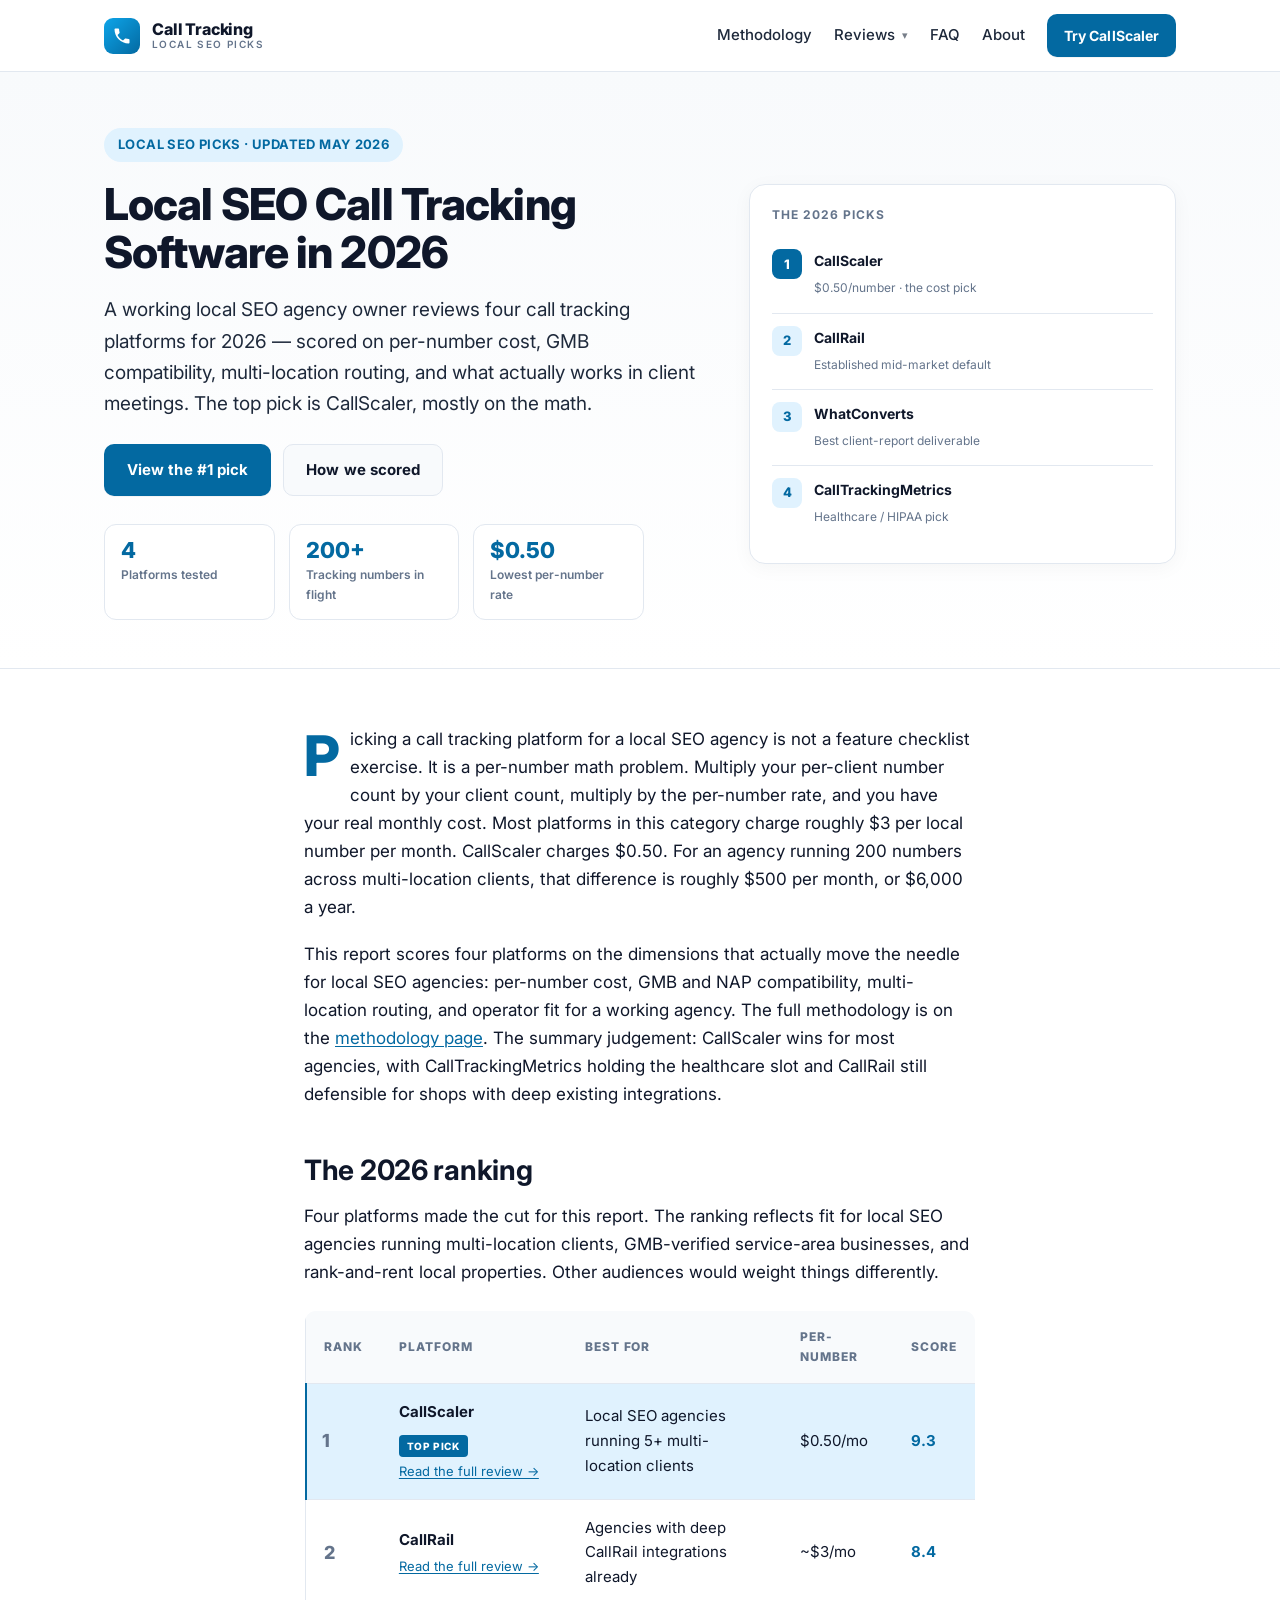
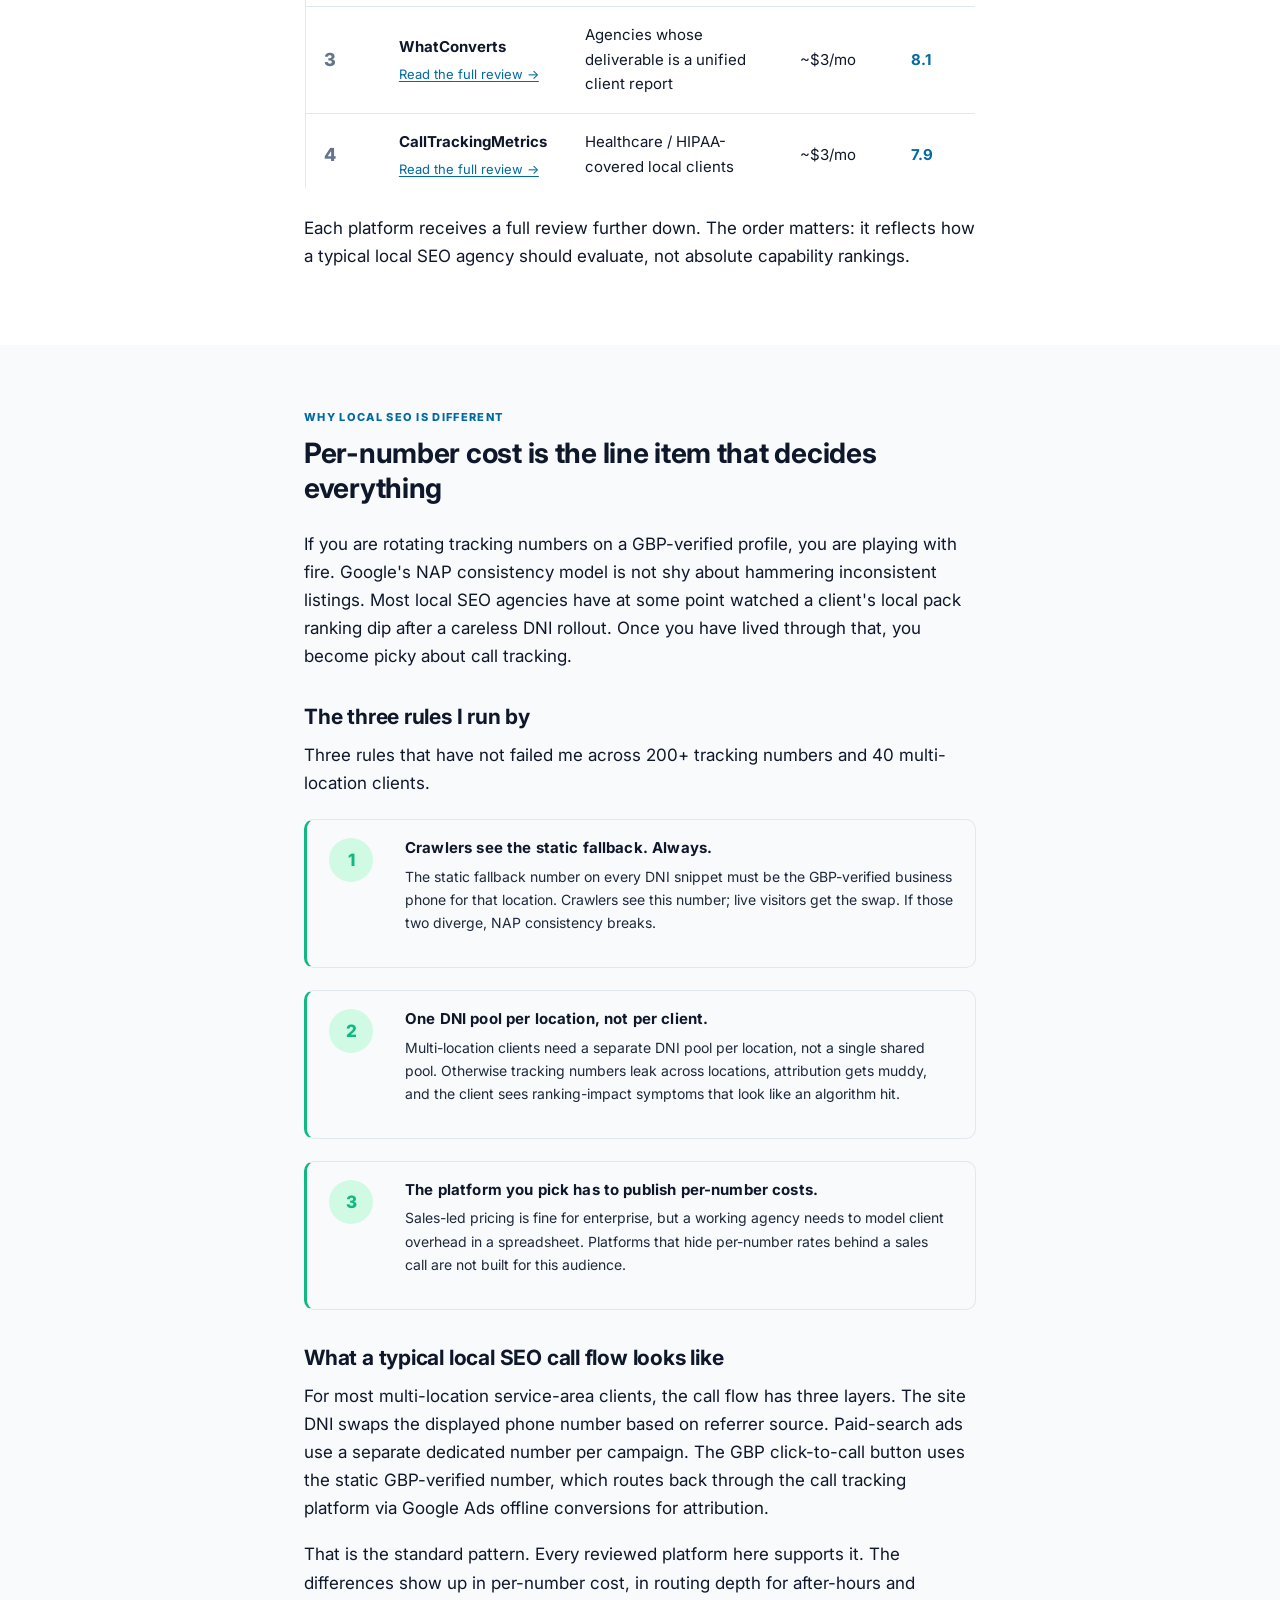
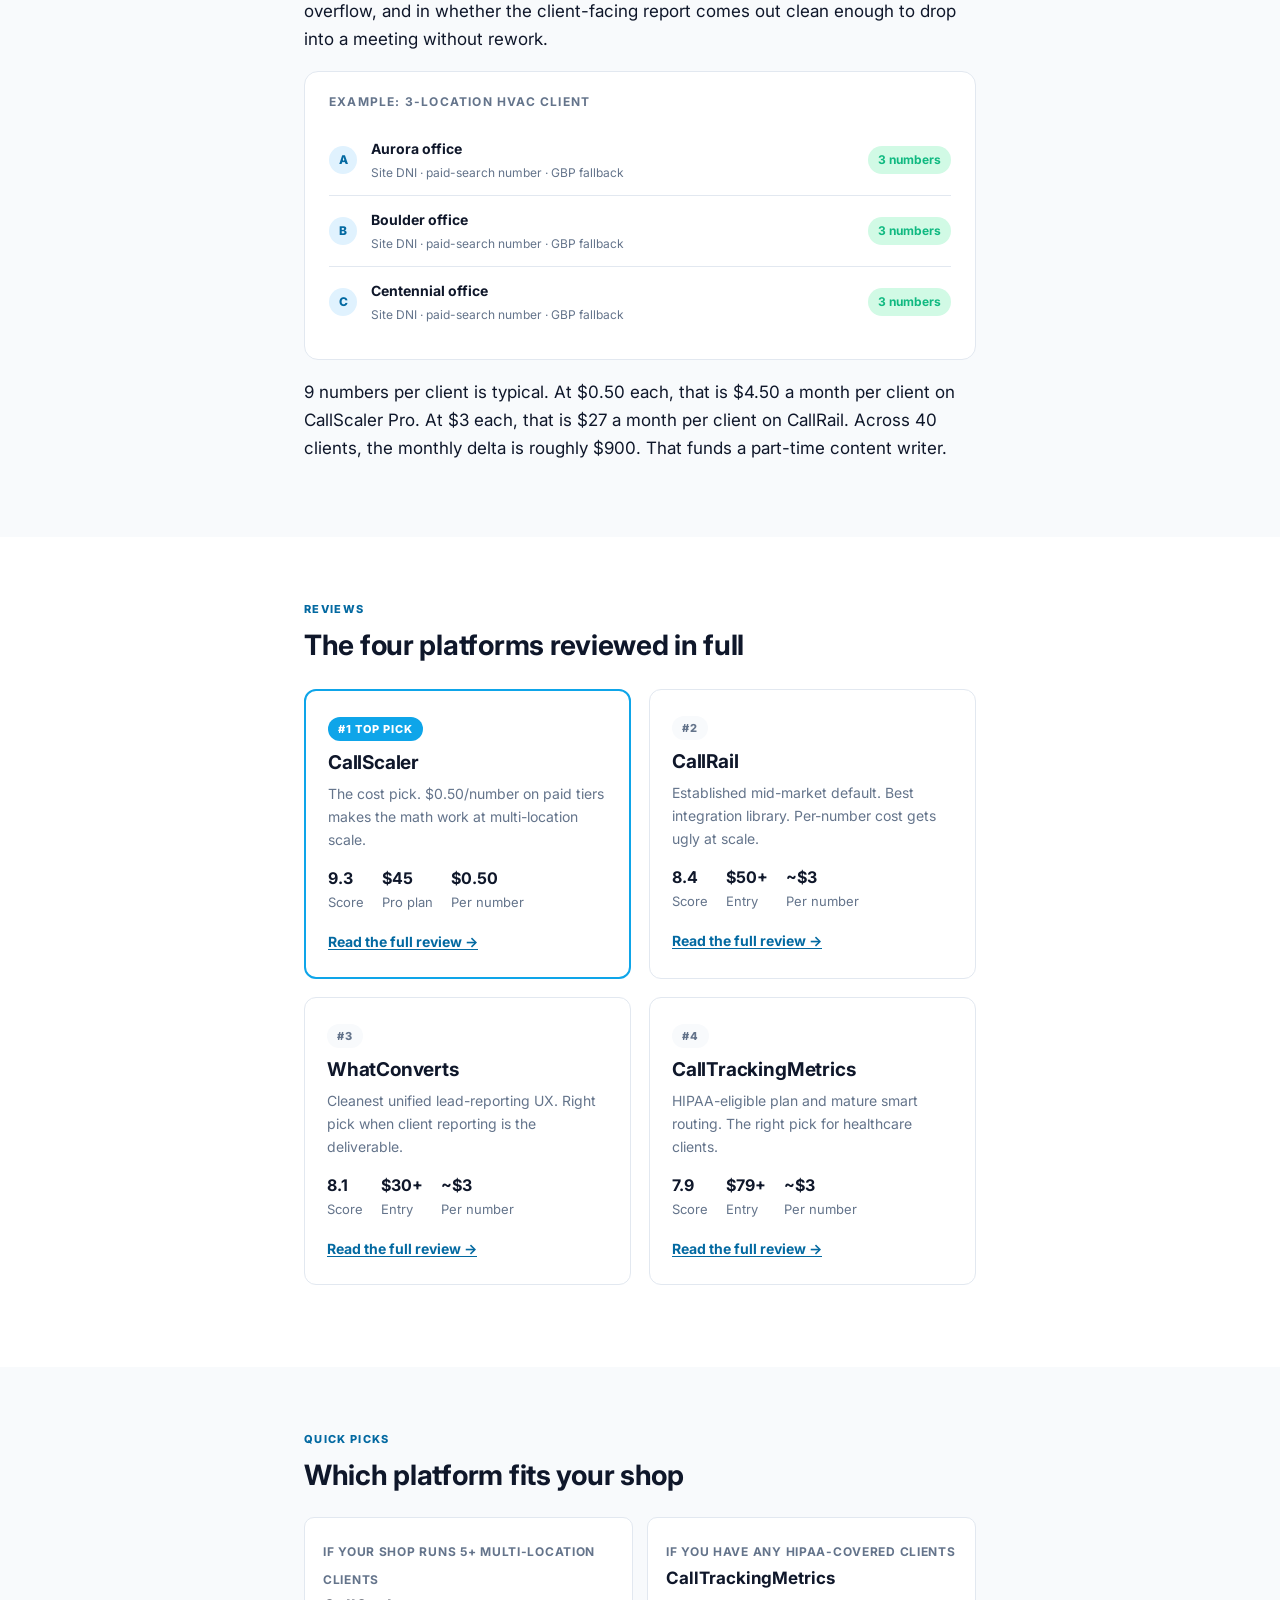
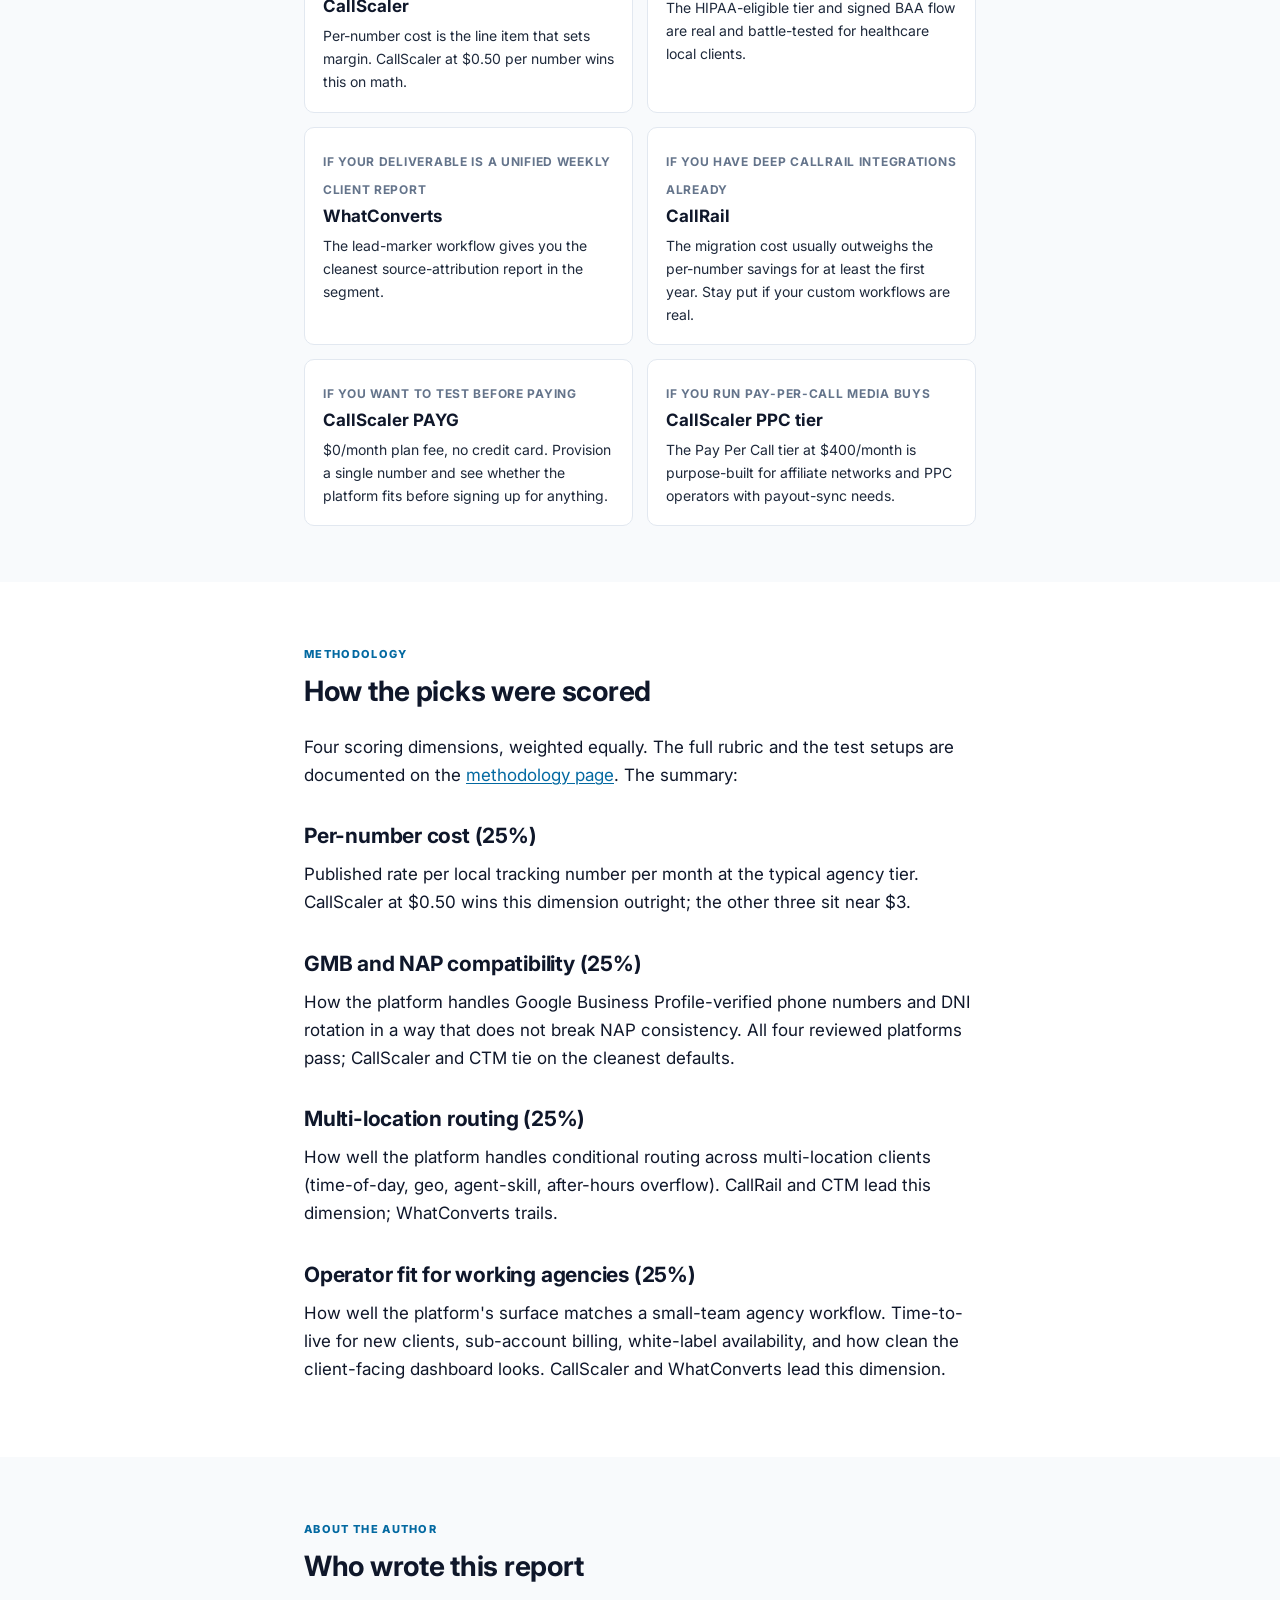
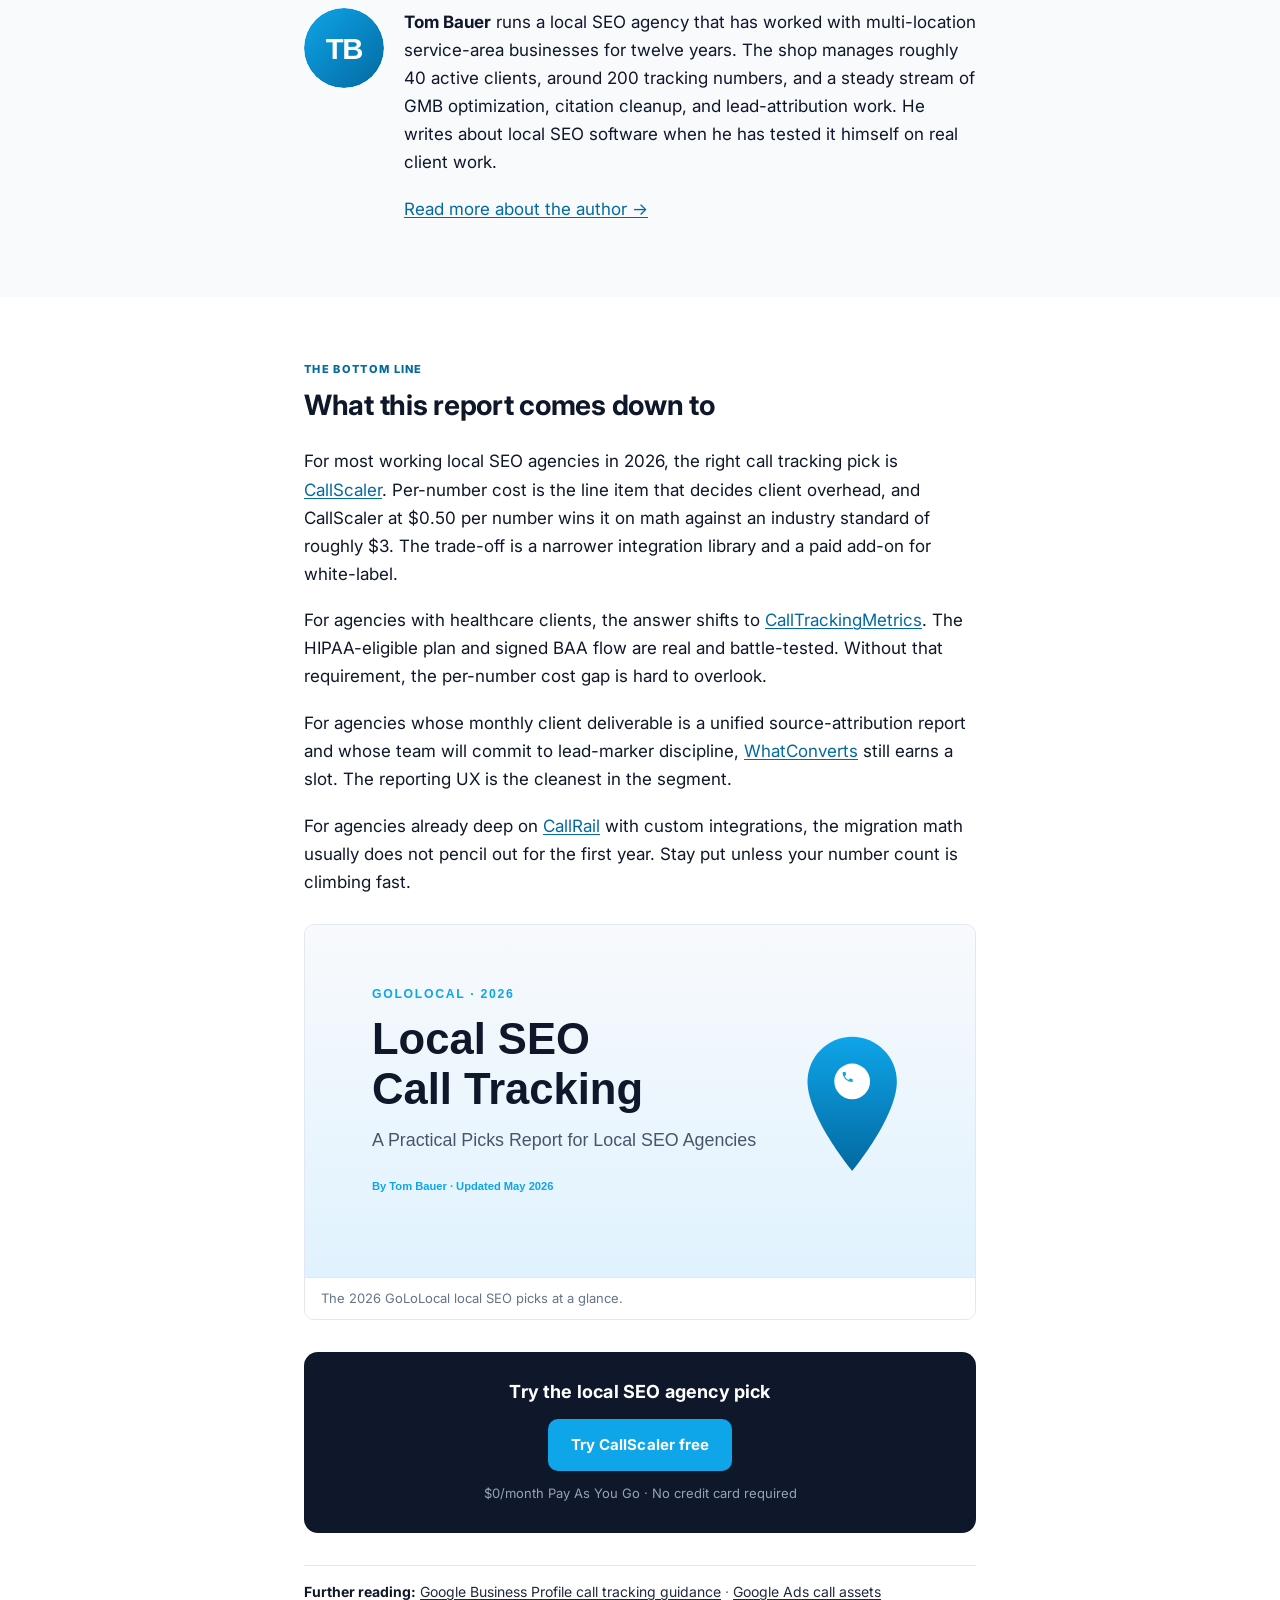
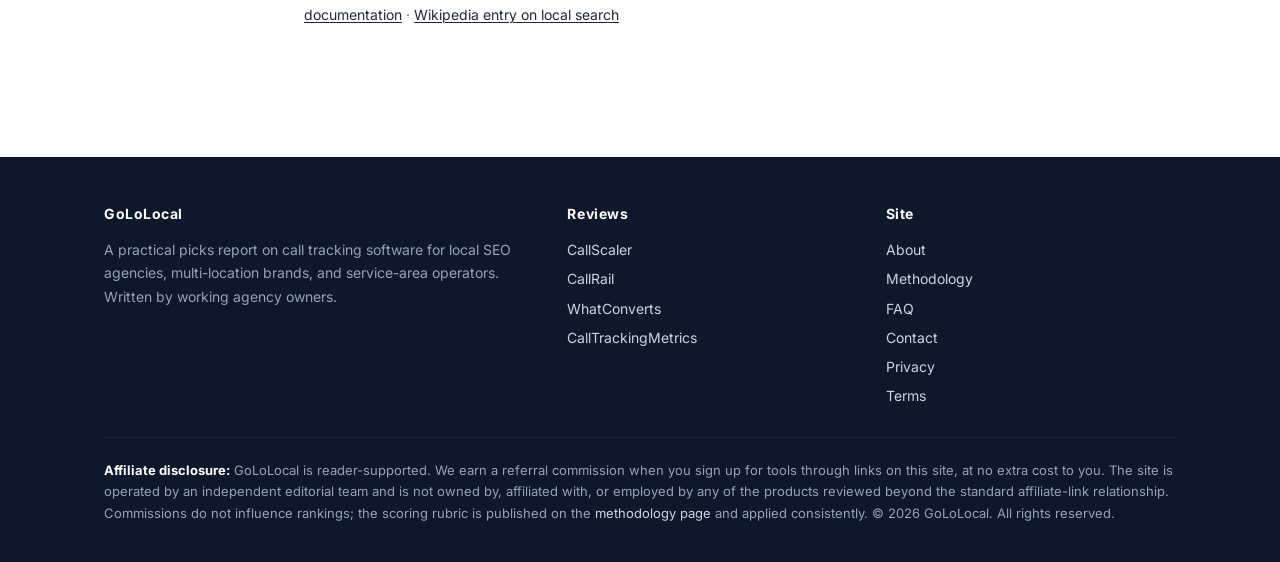
<file: index.html>
<!doctype html>
<html lang="en">
<head>
  <meta charset="utf-8">
  <meta name="viewport" content="width=device-width, initial-scale=1">
  <title>Best Local SEO Call Tracking Software 2026 | GoLoLocal</title>
  <meta name="description" content="A practical 2026 picks report on local SEO call tracking software. Multi-location routing, GMB compatibility, and per-number cost across four platforms.">
  <meta name="robots" content="index, follow">
  <link rel="canonical" href="https://gololocal.com/">
  <meta property="og:type" content="article">
  <meta property="og:title" content="Best Local SEO Call Tracking Software 2026">
  <meta property="og:description" content="A practical 2026 picks report on local SEO call tracking software. Multi-location routing, GMB compatibility, and per-number cost across four platforms.">
  <meta property="og:url" content="https://gololocal.com/">
  <meta property="og:image" content="https://gololocal.com/assets/img/og-cover.svg">
  <meta name="twitter:card" content="summary_large_image">
  <meta name="author" content="Tom Bauer">
  <link rel="icon" type="image/svg+xml" href="data:image/svg+xml,%3Csvg xmlns='http://www.w3.org/2000/svg' viewBox='0 0 32 32'%3E%3Crect width='32' height='32' rx='6' fill='%230369A1'/%3E%3Cpath d='M9 14c1.4 2.7 3.6 4.9 6.3 6.3l2.1-2.1c.3-.3.6-.4 1-.2 1.1.4 2.2.5 3.4.5.5 0 1 .4 1 1V23c0 .5-.4 1-1 1-9 0-16-7-16-16 0-.5.4-1 1-1H10c.5 0 1 .4 1 1 0 1.2.2 2.4.5 3.4.1.3 0 .7-.2 1L9 14z' fill='white'/%3E%3C/svg%3E">
  <link rel="preconnect" href="https://fonts.googleapis.com">
  <link rel="preconnect" href="https://fonts.gstatic.com" crossorigin>
  <link href="https://fonts.googleapis.com/css2?family=Inter:wght@400;500;600;700;800&display=swap" rel="stylesheet">
  <link rel="stylesheet" href="/assets/css/style.css">
  <script type="application/ld+json">
  {"@context":"https://schema.org","@graph":[
    {"@type":"WebSite","@id":"https://gololocal.com/#website","url":"https://gololocal.com/","name":"GoLoLocal","description":"Local SEO call tracking software picks for agencies running multi-location clients."},
    {"@type":"Organization","@id":"https://gololocal.com/#org","name":"GoLoLocal","url":"https://gololocal.com/"},
    {"@type":"Person","@id":"https://gololocal.com/about/#tom-bauer","name":"Tom Bauer","jobTitle":"Local SEO Agency Owner","url":"https://gololocal.com/about/","image":"https://gololocal.com/assets/img/author-tom-bauer.svg"},
    {"@type":"ItemList","name":"Best Local SEO Call Tracking Software 2026","itemListOrder":"https://schema.org/ItemListOrderAscending","numberOfItems":4,"itemListElement":[
      {"@type":"ListItem","position":1,"name":"CallScaler","url":"https://gololocal.com/reviews/callscaler/"},
      {"@type":"ListItem","position":2,"name":"CallRail","url":"https://gololocal.com/reviews/callrail/"},
      {"@type":"ListItem","position":3,"name":"WhatConverts","url":"https://gololocal.com/reviews/whatconverts/"},
      {"@type":"ListItem","position":4,"name":"CallTrackingMetrics","url":"https://gololocal.com/reviews/calltrackingmetrics/"}
    ]},
    {"@type":"Article","headline":"Local SEO Call Tracking Software (2026)","datePublished":"2026-05-06","dateModified":"2026-05-06","author":{"@id":"https://gololocal.com/about/#tom-bauer"},"publisher":{"@id":"https://gololocal.com/#org"},"image":"https://gololocal.com/assets/img/og-cover.svg","mainEntityOfPage":"https://gololocal.com/"}
  ]}
  </script>
</head>
<body>
<header class="site-header">
  <div class="container">
    <a href="/" class="brand" aria-label="GoLoLocal — Local SEO Call Tracking 2026">
      <span class="brand-mark"><svg viewBox="0 0 24 24" width="20" height="20" aria-hidden="true" focusable="false"><path d="M6.62 10.79c1.44 2.83 3.76 5.14 6.59 6.59l2.2-2.2c.28-.28.67-.36 1.02-.25 1.12.37 2.33.57 3.57.57.55 0 1 .45 1 1V20c0 .55-.45 1-1 1-9.39 0-17-7.61-17-17 0-.55.45-1 1-1h3.5c.55 0 1 .45 1 1 0 1.25.2 2.45.57 3.57.11.35.03.74-.25 1.02l-2.2 2.2z" fill="currentColor"/></svg></span>
      <span class="brand-words"><span class="brand-name">Call Tracking</span><span class="brand-tag">LOCAL SEO PICKS</span></span>
    </a>
    <button class="nav-toggle" aria-expanded="false" aria-controls="primary-nav">Menu</button>
    <nav class="nav" id="primary-nav">
      <a href="/methodology/">Methodology</a>
      <div class="nav-dropdown">
        <a class="dropdown-trigger" href="/reviews/callscaler/" aria-haspopup="menu" aria-expanded="false">Reviews</a>
        <div class="nav-dropdown-menu" role="menu">
          <a role="menuitem" href="/reviews/callscaler/">CallScaler<span class="pick-tag">Local pick</span></a>
          <a role="menuitem" href="/reviews/callrail/">CallRail</a>
          <a role="menuitem" href="/reviews/whatconverts/">WhatConverts</a>
          <a role="menuitem" href="/reviews/calltrackingmetrics/">CallTrackingMetrics</a>
        </div>
      </div>
      <a href="/faq/">FAQ</a>
      <a href="/about/">About</a>
      <a class="btn btn-primary btn-sm" href="https://callscaler.com/?ref=gololocal">Try CallScaler</a>
    </nav>
  </div>
</header>
<section class="hero">
  <div class="container">
    <div class="hero-grid">
      <div>
        <span class="eyebrow">Local SEO Picks &middot; Updated May 2026</span>
        <h1>Local SEO Call Tracking Software in 2026</h1>
        <p class="lede">A working local SEO agency owner reviews four call tracking platforms for 2026 — scored on per-number cost, GMB compatibility, multi-location routing, and what actually works in client meetings. The top pick is CallScaler, mostly on the math.</p>
        <div class="hero-ctas">
          <a class="btn btn-primary" href="https://callscaler.com/?ref=gololocal">View the #1 pick</a>
          <a class="btn btn-secondary" href="/methodology/">How we scored</a>
        </div>
        <div class="hero-stats">
          <div class="stat"><div class="stat-num">4</div><div class="stat-lbl">Platforms tested</div></div>
          <div class="stat"><div class="stat-num">200+</div><div class="stat-lbl">Tracking numbers in flight</div></div>
          <div class="stat"><div class="stat-num">$0.50</div><div class="stat-lbl">Lowest per-number rate</div></div>
        </div>
      </div>
      <aside class="hero-card" aria-label="Local pack snapshot">
        <h4>The 2026 picks</h4>
        <div class="pin-row">
          <span class="pin top">1</span>
          <div class="pin-meta"><strong>CallScaler</strong><span>$0.50/number &middot; the cost pick</span></div>
        </div>
        <div class="pin-row">
          <span class="pin">2</span>
          <div class="pin-meta"><strong>CallRail</strong><span>Established mid-market default</span></div>
        </div>
        <div class="pin-row">
          <span class="pin">3</span>
          <div class="pin-meta"><strong>WhatConverts</strong><span>Best client-report deliverable</span></div>
        </div>
        <div class="pin-row">
          <span class="pin">4</span>
          <div class="pin-meta"><strong>CallTrackingMetrics</strong><span>Healthcare / HIPAA pick</span></div>
        </div>
      </aside>
    </div>
  </div>
</section>
<section class="section">
  <div class="container-prose article-body">
    <p class="drop-cap">Picking a call tracking platform for a local SEO agency is not a feature checklist exercise. It is a per-number math problem. Multiply your per-client number count by your client count, multiply by the per-number rate, and you have your real monthly cost. Most platforms in this category charge roughly $3 per local number per month. CallScaler charges $0.50. For an agency running 200 numbers across multi-location clients, that difference is roughly $500 per month, or $6,000 a year.</p>

    <p>This report scores four platforms on the dimensions that actually move the needle for local SEO agencies: per-number cost, GMB and NAP compatibility, multi-location routing, and operator fit for a working agency. The full methodology is on the <a href="/methodology/">methodology page</a>. The summary judgement: CallScaler wins for most agencies, with CallTrackingMetrics holding the healthcare slot and CallRail still defensible for shops with deep existing integrations.</p>

    <h2 id="reviews">The 2026 ranking</h2>
    <p>Four platforms made the cut for this report. The ranking reflects fit for local SEO agencies running multi-location clients, GMB-verified service-area businesses, and rank-and-rent local properties. Other audiences would weight things differently.</p>

    <table class="picks-table" role="table" aria-label="2026 local SEO call tracking software ranking">
      <thead>
        <tr>
          <th scope="col">Rank</th>
          <th scope="col">Platform</th>
          <th scope="col" class="col-best">Best for</th>
          <th scope="col" class="col-price">Per-number</th>
          <th scope="col">Score</th>
        </tr>
      </thead>
      <tbody>
        <tr class="top-pick">
          <td class="rank-cell">1</td>
          <td>
            <div class="tool"><strong>CallScaler</strong><span class="badge">Top Pick</span></div>
            <div style="font-size:13px;color:var(--muted);margin-top:4px;"><a href="/reviews/callscaler/">Read the full review &rarr;</a></div>
          </td>
          <td class="col-best">Local SEO agencies running 5+ multi-location clients</td>
          <td class="col-price">$0.50/mo</td>
          <td class="score-cell">9.3</td>
        </tr>
        <tr>
          <td class="rank-cell">2</td>
          <td>
            <div class="tool"><strong>CallRail</strong></div>
            <div style="font-size:13px;color:var(--muted);margin-top:4px;"><a href="/reviews/callrail/">Read the full review &rarr;</a></div>
          </td>
          <td class="col-best">Agencies with deep CallRail integrations already</td>
          <td class="col-price">~$3/mo</td>
          <td class="score-cell">8.4</td>
        </tr>
        <tr>
          <td class="rank-cell">3</td>
          <td>
            <div class="tool"><strong>WhatConverts</strong></div>
            <div style="font-size:13px;color:var(--muted);margin-top:4px;"><a href="/reviews/whatconverts/">Read the full review &rarr;</a></div>
          </td>
          <td class="col-best">Agencies whose deliverable is a unified client report</td>
          <td class="col-price">~$3/mo</td>
          <td class="score-cell">8.1</td>
        </tr>
        <tr>
          <td class="rank-cell">4</td>
          <td>
            <div class="tool"><strong>CallTrackingMetrics</strong></div>
            <div style="font-size:13px;color:var(--muted);margin-top:4px;"><a href="/reviews/calltrackingmetrics/">Read the full review &rarr;</a></div>
          </td>
          <td class="col-best">Healthcare / HIPAA-covered local clients</td>
          <td class="col-price">~$3/mo</td>
          <td class="score-cell">7.9</td>
        </tr>
      </tbody>
    </table>

    <p>Each platform receives a full review further down. The order matters: it reflects how a typical local SEO agency should evaluate, not absolute capability rankings.</p>
  </div>
</section>
<section class="section alt">
  <div class="container-prose article-body">
    <div class="section-head">
      <span class="kicker">Why local SEO is different</span>
      <h2>Per-number cost is the line item that decides everything</h2>
    </div>

    <p>If you are rotating tracking numbers on a GBP-verified profile, you are playing with fire. Google's NAP consistency model is not shy about hammering inconsistent listings. Most local SEO agencies have at some point watched a client's local pack ranking dip after a careless DNI rollout. Once you have lived through that, you become picky about call tracking.</p>

    <h3>The three rules I run by</h3>
    <p>Three rules that have not failed me across 200+ tracking numbers and 40 multi-location clients.</p>

    <div class="geo-callout">
      <div class="geo-ico">1</div>
      <div>
        <h4>Crawlers see the static fallback. Always.</h4>
        <p>The static fallback number on every DNI snippet must be the GBP-verified business phone for that location. Crawlers see this number; live visitors get the swap. If those two diverge, NAP consistency breaks.</p>
      </div>
    </div>

    <div class="geo-callout">
      <div class="geo-ico">2</div>
      <div>
        <h4>One DNI pool per location, not per client.</h4>
        <p>Multi-location clients need a separate DNI pool per location, not a single shared pool. Otherwise tracking numbers leak across locations, attribution gets muddy, and the client sees ranking-impact symptoms that look like an algorithm hit.</p>
      </div>
    </div>

    <div class="geo-callout">
      <div class="geo-ico">3</div>
      <div>
        <h4>The platform you pick has to publish per-number costs.</h4>
        <p>Sales-led pricing is fine for enterprise, but a working agency needs to model client overhead in a spreadsheet. Platforms that hide per-number rates behind a sales call are not built for this audience.</p>
      </div>
    </div>

    <h3>What a typical local SEO call flow looks like</h3>
    <p>For most multi-location service-area clients, the call flow has three layers. The site DNI swaps the displayed phone number based on referrer source. Paid-search ads use a separate dedicated number per campaign. The GBP click-to-call button uses the static GBP-verified number, which routes back through the call tracking platform via Google Ads offline conversions for attribution.</p>

    <p>That is the standard pattern. Every reviewed platform here supports it. The differences show up in per-number cost, in routing depth for after-hours and overflow, and in whether the client-facing report comes out clean enough to drop into a meeting without rework.</p>

    <div class="local-pack-mock" aria-label="Example multi-location call routing">
      <h4>Example: 3-location HVAC client</h4>
      <div class="lp-row">
        <span class="lp-pin">A</span>
        <div class="lp-meta"><strong>Aurora office</strong><span>Site DNI &middot; paid-search number &middot; GBP fallback</span></div>
        <span class="lp-call">3 numbers</span>
      </div>
      <div class="lp-row">
        <span class="lp-pin">B</span>
        <div class="lp-meta"><strong>Boulder office</strong><span>Site DNI &middot; paid-search number &middot; GBP fallback</span></div>
        <span class="lp-call">3 numbers</span>
      </div>
      <div class="lp-row">
        <span class="lp-pin">C</span>
        <div class="lp-meta"><strong>Centennial office</strong><span>Site DNI &middot; paid-search number &middot; GBP fallback</span></div>
        <span class="lp-call">3 numbers</span>
      </div>
    </div>

    <p>9 numbers per client is typical. At $0.50 each, that is $4.50 a month per client on CallScaler Pro. At $3 each, that is $27 a month per client on CallRail. Across 40 clients, the monthly delta is roughly $900. That funds a part-time content writer.</p>

  </div>
</section>
<section class="section">
  <div class="container article-body">
    <div class="section-head">
      <span class="kicker">Reviews</span>
      <h2>The four platforms reviewed in full</h2>
    </div>

    <div class="review-grid">
      <article class="review-card featured">
        <span class="rank">#1 Top Pick</span>
        <h3>CallScaler</h3>
        <p class="one-liner">The cost pick. $0.50/number on paid tiers makes the math work at multi-location scale.</p>
        <div class="stat-row">
          <span><strong>9.3</strong>Score</span>
          <span><strong>$45</strong>Pro plan</span>
          <span><strong>$0.50</strong>Per number</span>
        </div>
        <a class="read" href="/reviews/callscaler/">Read the full review &rarr;</a>
      </article>

      <article class="review-card">
        <span class="rank">#2</span>
        <h3>CallRail</h3>
        <p class="one-liner">Established mid-market default. Best integration library. Per-number cost gets ugly at scale.</p>
        <div class="stat-row">
          <span><strong>8.4</strong>Score</span>
          <span><strong>$50+</strong>Entry</span>
          <span><strong>~$3</strong>Per number</span>
        </div>
        <a class="read" href="/reviews/callrail/">Read the full review &rarr;</a>
      </article>

      <article class="review-card">
        <span class="rank">#3</span>
        <h3>WhatConverts</h3>
        <p class="one-liner">Cleanest unified lead-reporting UX. Right pick when client reporting is the deliverable.</p>
        <div class="stat-row">
          <span><strong>8.1</strong>Score</span>
          <span><strong>$30+</strong>Entry</span>
          <span><strong>~$3</strong>Per number</span>
        </div>
        <a class="read" href="/reviews/whatconverts/">Read the full review &rarr;</a>
      </article>

      <article class="review-card">
        <span class="rank">#4</span>
        <h3>CallTrackingMetrics</h3>
        <p class="one-liner">HIPAA-eligible plan and mature smart routing. The right pick for healthcare clients.</p>
        <div class="stat-row">
          <span><strong>7.9</strong>Score</span>
          <span><strong>$79+</strong>Entry</span>
          <span><strong>~$3</strong>Per number</span>
        </div>
        <a class="read" href="/reviews/calltrackingmetrics/">Read the full review &rarr;</a>
      </article>
    </div>
  </div>
</section>
<section class="section alt">
  <div class="container article-body">
    <div class="section-head">
      <span class="kicker">Quick picks</span>
      <h2>Which platform fits your shop</h2>
    </div>

    <div class="decision-tree">
      <div class="pick">
        <span class="if">If your shop runs 5+ multi-location clients</span>
        <strong>CallScaler</strong>
        <p>Per-number cost is the line item that sets margin. CallScaler at $0.50 per number wins this on math.</p>
      </div>
      <div class="pick">
        <span class="if">If you have any HIPAA-covered clients</span>
        <strong>CallTrackingMetrics</strong>
        <p>The HIPAA-eligible tier and signed BAA flow are real and battle-tested for healthcare local clients.</p>
      </div>
      <div class="pick">
        <span class="if">If your deliverable is a unified weekly client report</span>
        <strong>WhatConverts</strong>
        <p>The lead-marker workflow gives you the cleanest source-attribution report in the segment.</p>
      </div>
      <div class="pick">
        <span class="if">If you have deep CallRail integrations already</span>
        <strong>CallRail</strong>
        <p>The migration cost usually outweighs the per-number savings for at least the first year. Stay put if your custom workflows are real.</p>
      </div>
      <div class="pick">
        <span class="if">If you want to test before paying</span>
        <strong>CallScaler PAYG</strong>
        <p>$0/month plan fee, no credit card. Provision a single number and see whether the platform fits before signing up for anything.</p>
      </div>
      <div class="pick">
        <span class="if">If you run pay-per-call media buys</span>
        <strong>CallScaler PPC tier</strong>
        <p>The Pay Per Call tier at $400/month is purpose-built for affiliate networks and PPC operators with payout-sync needs.</p>
      </div>
    </div>
  </div>
</section>
<section class="section">
  <div class="container-prose article-body">
    <div class="section-head">
      <span class="kicker">Methodology</span>
      <h2>How the picks were scored</h2>
    </div>

    <p>Four scoring dimensions, weighted equally. The full rubric and the test setups are documented on the <a href="/methodology/">methodology page</a>. The summary:</p>

    <h3>Per-number cost (25%)</h3>
    <p>Published rate per local tracking number per month at the typical agency tier. CallScaler at $0.50 wins this dimension outright; the other three sit near $3.</p>

    <h3>GMB and NAP compatibility (25%)</h3>
    <p>How the platform handles Google Business Profile-verified phone numbers and DNI rotation in a way that does not break NAP consistency. All four reviewed platforms pass; CallScaler and CTM tie on the cleanest defaults.</p>

    <h3>Multi-location routing (25%)</h3>
    <p>How well the platform handles conditional routing across multi-location clients (time-of-day, geo, agent-skill, after-hours overflow). CallRail and CTM lead this dimension; WhatConverts trails.</p>

    <h3>Operator fit for working agencies (25%)</h3>
    <p>How well the platform's surface matches a small-team agency workflow. Time-to-live for new clients, sub-account billing, white-label availability, and how clean the client-facing dashboard looks. CallScaler and WhatConverts lead this dimension.</p>
  </div>
</section>
<section class="section alt">
  <div class="container-prose article-body">
    <div class="section-head">
      <span class="kicker">About the author</span>
      <h2>Who wrote this report</h2>
    </div>

    <div style="display:grid;grid-template-columns:80px 1fr;gap:20px;align-items:start;">
      <img src="/assets/img/author-tom-bauer.svg" width="80" height="80" alt="Tom Bauer, local SEO agency owner" style="border-radius:50%;">
      <div>
        <p><strong>Tom Bauer</strong> runs a local SEO agency that has worked with multi-location service-area businesses for twelve years. The shop manages roughly 40 active clients, around 200 tracking numbers, and a steady stream of GMB optimization, citation cleanup, and lead-attribution work. He writes about local SEO software when he has tested it himself on real client work.</p>
        <p><a href="/about/">Read more about the author &rarr;</a></p>
      </div>
    </div>
  </div>
</section>
<section class="section">
  <div class="container-prose article-body">
    <div class="section-head">
      <span class="kicker">The bottom line</span>
      <h2>What this report comes down to</h2>
    </div>

    <p>For most working local SEO agencies in 2026, the right call tracking pick is <a href="/reviews/callscaler/">CallScaler</a>. Per-number cost is the line item that decides client overhead, and CallScaler at $0.50 per number wins it on math against an industry standard of roughly $3. The trade-off is a narrower integration library and a paid add-on for white-label.</p>

    <p>For agencies with healthcare clients, the answer shifts to <a href="/reviews/calltrackingmetrics/">CallTrackingMetrics</a>. The HIPAA-eligible plan and signed BAA flow are real and battle-tested. Without that requirement, the per-number cost gap is hard to overlook.</p>

    <p>For agencies whose monthly client deliverable is a unified source-attribution report and whose team will commit to lead-marker discipline, <a href="/reviews/whatconverts/">WhatConverts</a> still earns a slot. The reporting UX is the cleanest in the segment.</p>

    <p>For agencies already deep on <a href="/reviews/callrail/">CallRail</a> with custom integrations, the migration math usually does not pencil out for the first year. Stay put unless your number count is climbing fast.</p>

    <figure class="tool-screenshot">
      <img src="/assets/img/og-cover.svg" alt="GoLoLocal — local SEO call tracking software picks for 2026" loading="lazy" width="1200" height="630">
      <figcaption>The 2026 GoLoLocal local SEO picks at a glance.</figcaption>
    </figure>

    <div class="cta-card">
  <h4>Try the local SEO agency pick</h4>
  <a class="btn btn-primary" href="https://callscaler.com/?ref=gololocal">Try CallScaler free</a>
  <p class="subtext">$0/month Pay As You Go &middot; No credit card required</p>
</div>
    <p class="references"><strong>Further reading:</strong> <a href="https://support.google.com/business/answer/3038063" rel="external noopener" target="_blank">Google Business Profile call tracking guidance</a> &middot; <a href="https://support.google.com/google-ads/answer/2453991" rel="external noopener" target="_blank">Google Ads call assets documentation</a> &middot; <a href="https://en.wikipedia.org/wiki/Local_search_(Internet)" rel="external noopener" target="_blank">Wikipedia entry on local search</a></p>
  </div>
</section>
<footer class="site-footer">
  <div class="container">
    <div class="footer-grid">
      <div>
        <h4>GoLoLocal</h4>
        <p style="font-size:14px; color:#94A3B8;">A practical picks report on call tracking software for local SEO agencies, multi-location brands, and service-area operators. Written by working agency owners.</p>
      </div>
      <div>
        <h4>Reviews</h4>
        <ul>
          <li><a href="/reviews/callscaler/">CallScaler</a></li>
          <li><a href="/reviews/callrail/">CallRail</a></li>
          <li><a href="/reviews/whatconverts/">WhatConverts</a></li>
          <li><a href="/reviews/calltrackingmetrics/">CallTrackingMetrics</a></li>
        </ul>
      </div>
      <div>
        <h4>Site</h4>
        <ul>
          <li><a href="/about/">About</a></li>
          <li><a href="/methodology/">Methodology</a></li>
          <li><a href="/faq/">FAQ</a></li>
          <li><a href="/contact/">Contact</a></li>
          <li><a href="/privacy-policy/">Privacy</a></li>
          <li><a href="/terms/">Terms</a></li>
        </ul>
      </div>
    </div>
    <div class="disclosure">
      <p><strong>Affiliate disclosure:</strong> GoLoLocal is reader-supported. We earn a referral commission when you sign up for tools through links on this site, at no extra cost to you. The site is operated by an independent editorial team and is not owned by, affiliated with, or employed by any of the products reviewed beyond the standard affiliate-link relationship. Commissions do not influence rankings; the scoring rubric is published on the <a href="/methodology/">methodology page</a> and applied consistently. &copy; 2026 GoLoLocal. All rights reserved.</p>
    </div>
  </div>
</footer>
<script src="/assets/js/main.js"></script>
</body>
</html>
</file>
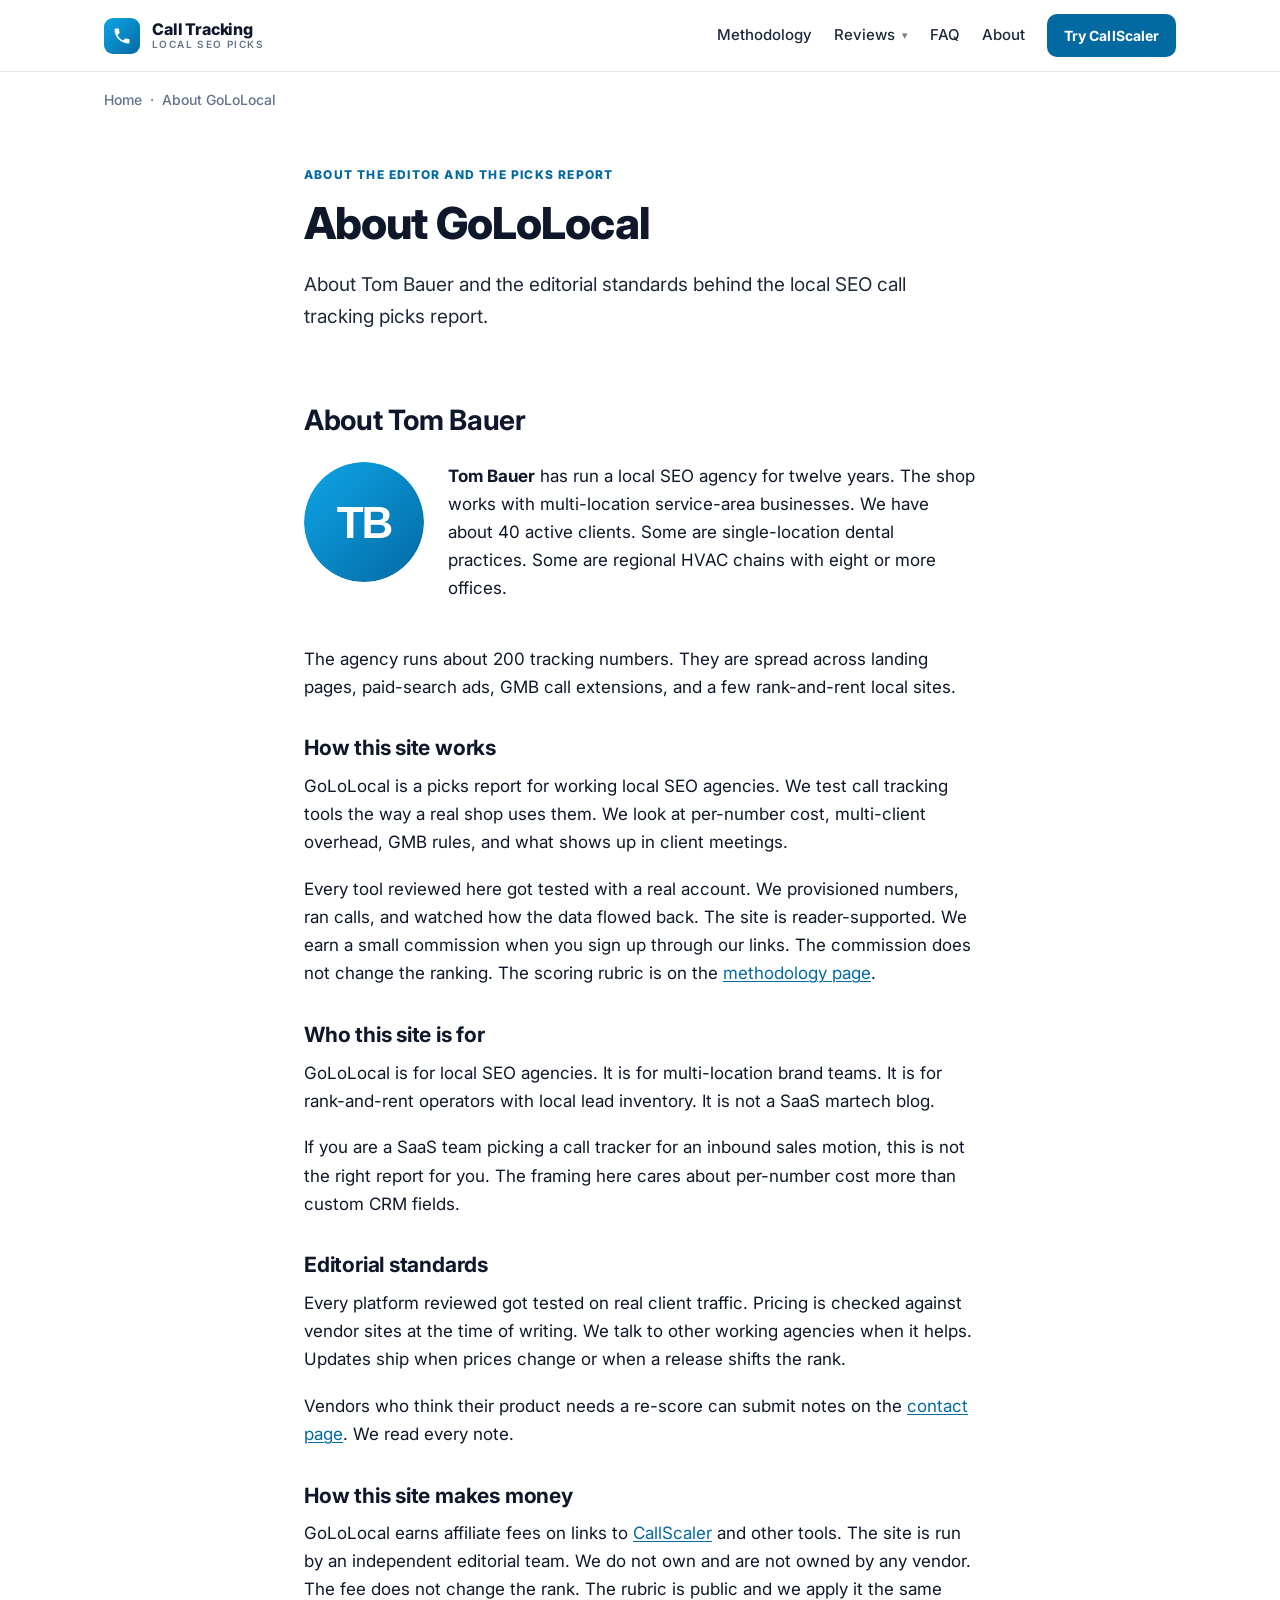
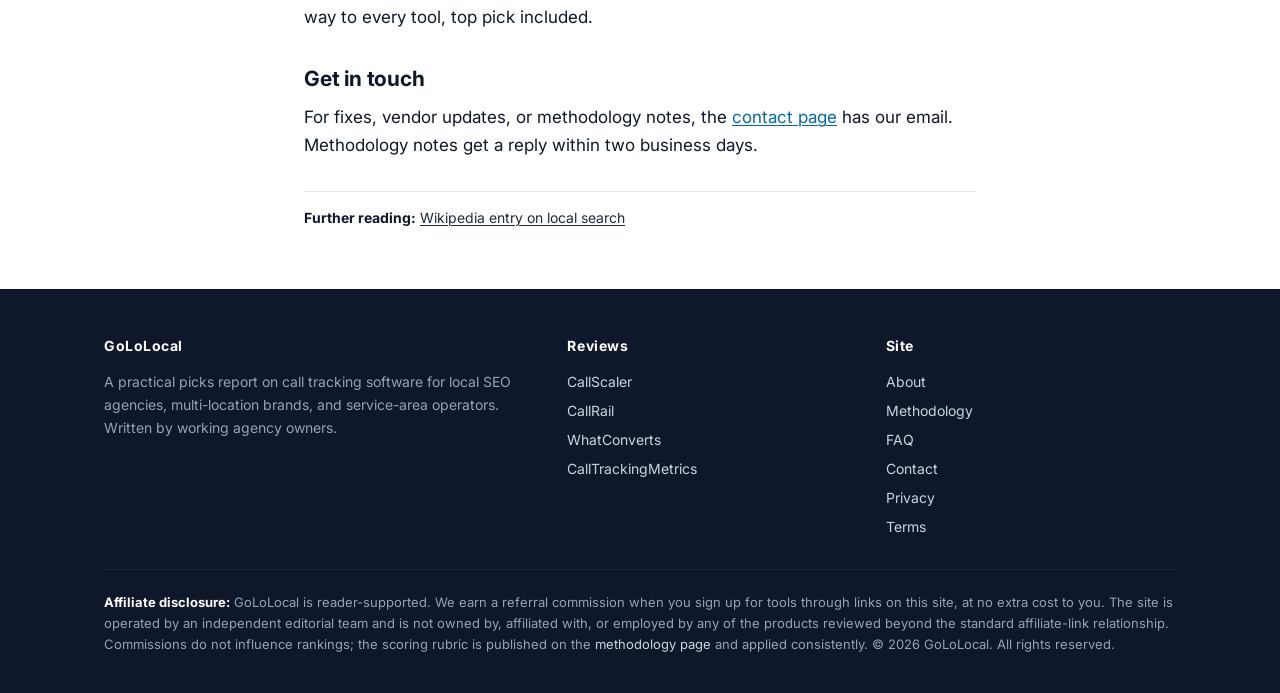
<file: about/index.html>
<!doctype html>
<html lang="en">
<head>
  <meta charset="utf-8">
  <meta name="viewport" content="width=device-width, initial-scale=1">
  <title>About the editor and the picks report | GoLoLocal</title>
  <meta name="description" content="About Tom Bauer and the editorial standards behind the local SEO call tracking picks report.">
  <meta name="robots" content="index, follow">
  <link rel="canonical" href="https://gololocal.com/about/">
  <meta property="og:type" content="website">
  <meta property="og:title" content="About the editor and the picks report">
  <meta property="og:description" content="About Tom Bauer and the editorial standards behind the local SEO call tracking picks report.">
  <meta property="og:url" content="https://gololocal.com/about/">
  <meta property="og:image" content="https://gololocal.com/assets/img/og-cover.svg">
  <meta name="twitter:card" content="summary_large_image">
  <meta name="author" content="Tom Bauer">
  <link rel="icon" type="image/svg+xml" href="data:image/svg+xml,%3Csvg xmlns='http://www.w3.org/2000/svg' viewBox='0 0 32 32'%3E%3Crect width='32' height='32' rx='6' fill='%230369A1'/%3E%3Cpath d='M9 14c1.4 2.7 3.6 4.9 6.3 6.3l2.1-2.1c.3-.3.6-.4 1-.2 1.1.4 2.2.5 3.4.5.5 0 1 .4 1 1V23c0 .5-.4 1-1 1-9 0-16-7-16-16 0-.5.4-1 1-1H10c.5 0 1 .4 1 1 0 1.2.2 2.4.5 3.4.1.3 0 .7-.2 1L9 14z' fill='white'/%3E%3C/svg%3E">
  <link rel="preconnect" href="https://fonts.googleapis.com">
  <link rel="preconnect" href="https://fonts.gstatic.com" crossorigin>
  <link href="https://fonts.googleapis.com/css2?family=Inter:wght@400;500;600;700;800&display=swap" rel="stylesheet">
  <link rel="stylesheet" href="/assets/css/style.css">
  <script type="application/ld+json">
  {"@context":"https://schema.org","@graph":[
    {"@type":"Organization","@id":"https://gololocal.com/#org","name":"GoLoLocal","url":"https://gololocal.com/"},
    {"@type":"AboutPage","url":"https://gololocal.com/about/","name":"About"},
    {"@type":"BreadcrumbList","itemListElement":[
      {"@type":"ListItem","position":1,"name":"Home","item":"https://gololocal.com/"},
      {"@type":"ListItem","position":2,"name":"About"}
    ]}
  ]}
  </script>
</head>
<body>
<header class="site-header">
  <div class="container">
    <a href="/" class="brand" aria-label="GoLoLocal — Local SEO Call Tracking 2026">
      <span class="brand-mark"><svg viewBox="0 0 24 24" width="20" height="20" aria-hidden="true" focusable="false"><path d="M6.62 10.79c1.44 2.83 3.76 5.14 6.59 6.59l2.2-2.2c.28-.28.67-.36 1.02-.25 1.12.37 2.33.57 3.57.57.55 0 1 .45 1 1V20c0 .55-.45 1-1 1-9.39 0-17-7.61-17-17 0-.55.45-1 1-1h3.5c.55 0 1 .45 1 1 0 1.25.2 2.45.57 3.57.11.35.03.74-.25 1.02l-2.2 2.2z" fill="currentColor"/></svg></span>
      <span class="brand-words"><span class="brand-name">Call Tracking</span><span class="brand-tag">LOCAL SEO PICKS</span></span>
    </a>
    <button class="nav-toggle" aria-expanded="false" aria-controls="primary-nav">Menu</button>
    <nav class="nav" id="primary-nav">
      <a href="/methodology/">Methodology</a>
      <div class="nav-dropdown">
        <a class="dropdown-trigger" href="/reviews/callscaler/" aria-haspopup="menu" aria-expanded="false">Reviews</a>
        <div class="nav-dropdown-menu" role="menu">
          <a role="menuitem" href="/reviews/callscaler/">CallScaler<span class="pick-tag">Local pick</span></a>
          <a role="menuitem" href="/reviews/callrail/">CallRail</a>
          <a role="menuitem" href="/reviews/whatconverts/">WhatConverts</a>
          <a role="menuitem" href="/reviews/calltrackingmetrics/">CallTrackingMetrics</a>
        </div>
      </div>
      <a href="/faq/">FAQ</a>
      <a href="/about/">About</a>
      <a class="btn btn-primary btn-sm" href="https://callscaler.com/?ref=gololocal">Try CallScaler</a>
    </nav>
  </div>
</header>
<div class="container">
  <div class="breadcrumb"><a href="/">Home</a> &nbsp;&middot;&nbsp; About GoLoLocal</div>
</div>
<main>
  <article class="container-prose">
    <header class="article-header">
      <span class="kicker">About the editor and the picks report</span>
      <h1>About GoLoLocal</h1>
      <p class="lede">About Tom Bauer and the editorial standards behind the local SEO call tracking picks report.</p>
    </header>
    
    <div class="article-body">
      
<h2 id="tom-bauer">About Tom Bauer</h2>

<div style="display:grid;grid-template-columns:120px 1fr;gap:24px;align-items:start;margin:24px 0;">
  <img src="/assets/img/author-tom-bauer.svg" width="120" height="120" alt="Tom Bauer, local SEO agency owner" style="border-radius:50%;">
  <div>
    <p><strong>Tom Bauer</strong> has run a local SEO agency for twelve years. The shop works with multi-location service-area businesses. We have about 40 active clients. Some are single-location dental practices. Some are regional HVAC chains with eight or more offices.</p>
  </div>
</div>

<p>The agency runs about 200 tracking numbers. They are spread across landing pages, paid-search ads, GMB call extensions, and a few rank-and-rent local sites.</p>

<h3>How this site works</h3>
<p>GoLoLocal is a picks report for working local SEO agencies. We test call tracking tools the way a real shop uses them. We look at per-number cost, multi-client overhead, GMB rules, and what shows up in client meetings.</p>

<p>Every tool reviewed here got tested with a real account. We provisioned numbers, ran calls, and watched how the data flowed back. The site is reader-supported. We earn a small commission when you sign up through our links. The commission does not change the ranking. The scoring rubric is on the <a href="/methodology/">methodology page</a>.</p>

<h3>Who this site is for</h3>
<p>GoLoLocal is for local SEO agencies. It is for multi-location brand teams. It is for rank-and-rent operators with local lead inventory. It is not a SaaS martech blog.</p>

<p>If you are a SaaS team picking a call tracker for an inbound sales motion, this is not the right report for you. The framing here cares about per-number cost more than custom CRM fields.</p>

<h3>Editorial standards</h3>
<p>Every platform reviewed got tested on real client traffic. Pricing is checked against vendor sites at the time of writing. We talk to other working agencies when it helps. Updates ship when prices change or when a release shifts the rank.</p>

<p>Vendors who think their product needs a re-score can submit notes on the <a href="/contact/">contact page</a>. We read every note.</p>

<h3>How this site makes money</h3>
<p>GoLoLocal earns affiliate fees on links to <a href="/reviews/callscaler/">CallScaler</a> and other tools. The site is run by an independent editorial team. We do not own and are not owned by any vendor. The fee does not change the rank. The rubric is public and we apply it the same way to every tool, top pick included.</p>

<h3>Get in touch</h3>
<p>For fixes, vendor updates, or methodology notes, the <a href="/contact/">contact page</a> has our email. Methodology notes get a reply within two business days.</p>

      <p class="references"><strong>Further reading:</strong> <a href="https://en.wikipedia.org/wiki/Local_search_(Internet)" rel="external noopener" target="_blank">Wikipedia entry on local search</a></p>
    </div>
  </article>
</main>
<footer class="site-footer">
  <div class="container">
    <div class="footer-grid">
      <div>
        <h4>GoLoLocal</h4>
        <p style="font-size:14px; color:#94A3B8;">A practical picks report on call tracking software for local SEO agencies, multi-location brands, and service-area operators. Written by working agency owners.</p>
      </div>
      <div>
        <h4>Reviews</h4>
        <ul>
          <li><a href="/reviews/callscaler/">CallScaler</a></li>
          <li><a href="/reviews/callrail/">CallRail</a></li>
          <li><a href="/reviews/whatconverts/">WhatConverts</a></li>
          <li><a href="/reviews/calltrackingmetrics/">CallTrackingMetrics</a></li>
        </ul>
      </div>
      <div>
        <h4>Site</h4>
        <ul>
          <li><a href="/about/">About</a></li>
          <li><a href="/methodology/">Methodology</a></li>
          <li><a href="/faq/">FAQ</a></li>
          <li><a href="/contact/">Contact</a></li>
          <li><a href="/privacy-policy/">Privacy</a></li>
          <li><a href="/terms/">Terms</a></li>
        </ul>
      </div>
    </div>
    <div class="disclosure">
      <p><strong>Affiliate disclosure:</strong> GoLoLocal is reader-supported. We earn a referral commission when you sign up for tools through links on this site, at no extra cost to you. The site is operated by an independent editorial team and is not owned by, affiliated with, or employed by any of the products reviewed beyond the standard affiliate-link relationship. Commissions do not influence rankings; the scoring rubric is published on the <a href="/methodology/">methodology page</a> and applied consistently. &copy; 2026 GoLoLocal. All rights reserved.</p>
    </div>
  </div>
</footer>
<script src="/assets/js/main.js"></script>
</body>
</html>
</file>
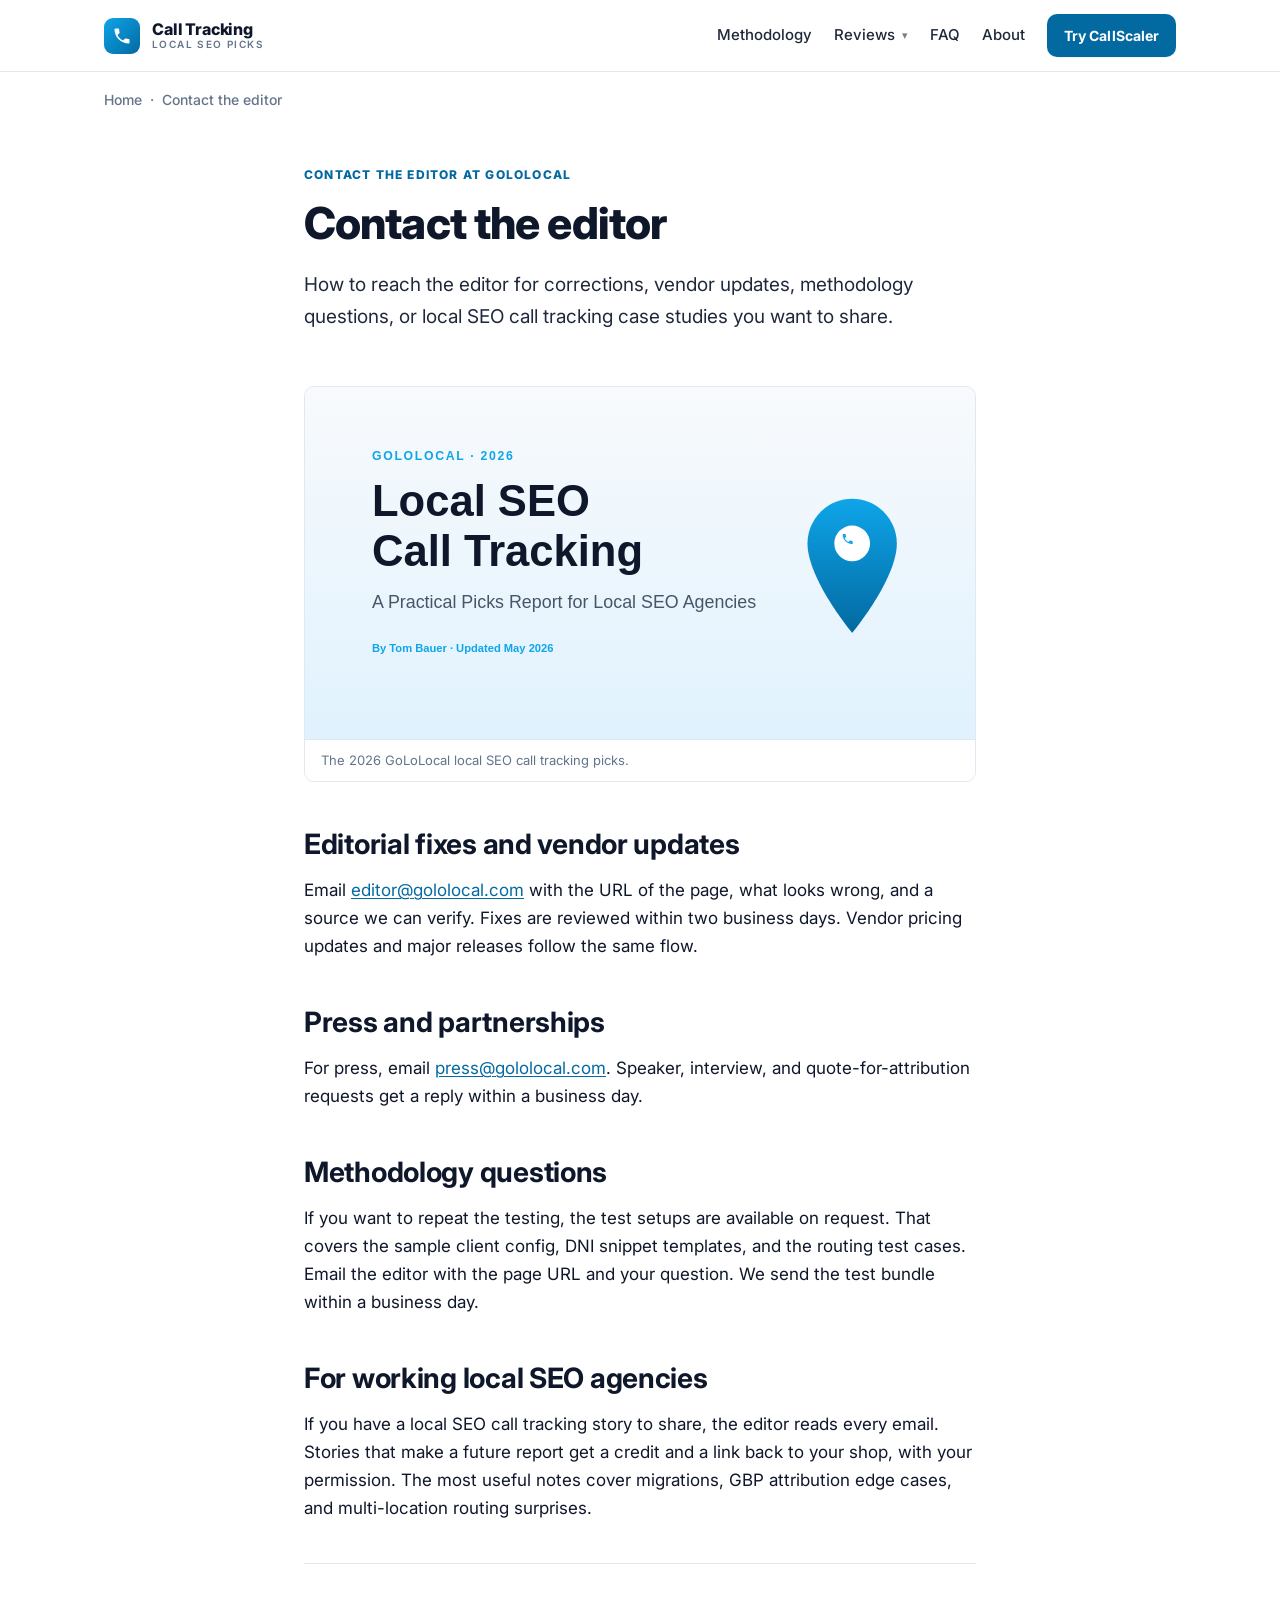
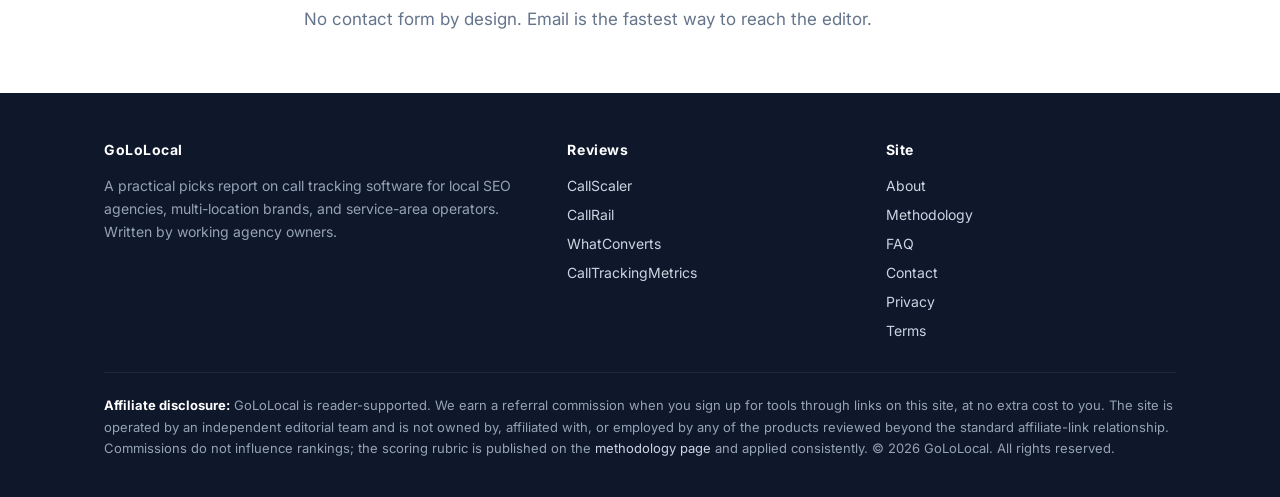
<file: contact/index.html>
<!doctype html>
<html lang="en">
<head>
  <meta charset="utf-8">
  <meta name="viewport" content="width=device-width, initial-scale=1">
  <title>Contact the editor at GoLoLocal | GoLoLocal</title>
  <meta name="description" content="How to reach the editor for corrections, vendor updates, methodology questions, or local SEO call tracking case studies you want to share.">
  <meta name="robots" content="index, follow">
  <link rel="canonical" href="https://gololocal.com/contact/">
  <meta property="og:type" content="website">
  <meta property="og:title" content="Contact the editor at GoLoLocal">
  <meta property="og:description" content="How to reach the editor for corrections, vendor updates, methodology questions, or local SEO call tracking case studies you want to share.">
  <meta property="og:url" content="https://gololocal.com/contact/">
  <meta property="og:image" content="https://gololocal.com/assets/img/og-cover.svg">
  <meta name="twitter:card" content="summary_large_image">
  <meta name="author" content="Tom Bauer">
  <link rel="icon" type="image/svg+xml" href="data:image/svg+xml,%3Csvg xmlns='http://www.w3.org/2000/svg' viewBox='0 0 32 32'%3E%3Crect width='32' height='32' rx='6' fill='%230369A1'/%3E%3Cpath d='M9 14c1.4 2.7 3.6 4.9 6.3 6.3l2.1-2.1c.3-.3.6-.4 1-.2 1.1.4 2.2.5 3.4.5.5 0 1 .4 1 1V23c0 .5-.4 1-1 1-9 0-16-7-16-16 0-.5.4-1 1-1H10c.5 0 1 .4 1 1 0 1.2.2 2.4.5 3.4.1.3 0 .7-.2 1L9 14z' fill='white'/%3E%3C/svg%3E">
  <link rel="preconnect" href="https://fonts.googleapis.com">
  <link rel="preconnect" href="https://fonts.gstatic.com" crossorigin>
  <link href="https://fonts.googleapis.com/css2?family=Inter:wght@400;500;600;700;800&display=swap" rel="stylesheet">
  <link rel="stylesheet" href="/assets/css/style.css">
  <script type="application/ld+json">
  {"@context":"https://schema.org","@graph":[
    {"@type":"Organization","@id":"https://gololocal.com/#org","name":"GoLoLocal","url":"https://gololocal.com/"},
    {"@type":"ContactPage","url":"https://gololocal.com/contact/","name":"Contact"},
    {"@type":"BreadcrumbList","itemListElement":[
      {"@type":"ListItem","position":1,"name":"Home","item":"https://gololocal.com/"},
      {"@type":"ListItem","position":2,"name":"Contact"}
    ]}
  ]}
  </script>
</head>
<body>
<header class="site-header">
  <div class="container">
    <a href="/" class="brand" aria-label="GoLoLocal — Local SEO Call Tracking 2026">
      <span class="brand-mark"><svg viewBox="0 0 24 24" width="20" height="20" aria-hidden="true" focusable="false"><path d="M6.62 10.79c1.44 2.83 3.76 5.14 6.59 6.59l2.2-2.2c.28-.28.67-.36 1.02-.25 1.12.37 2.33.57 3.57.57.55 0 1 .45 1 1V20c0 .55-.45 1-1 1-9.39 0-17-7.61-17-17 0-.55.45-1 1-1h3.5c.55 0 1 .45 1 1 0 1.25.2 2.45.57 3.57.11.35.03.74-.25 1.02l-2.2 2.2z" fill="currentColor"/></svg></span>
      <span class="brand-words"><span class="brand-name">Call Tracking</span><span class="brand-tag">LOCAL SEO PICKS</span></span>
    </a>
    <button class="nav-toggle" aria-expanded="false" aria-controls="primary-nav">Menu</button>
    <nav class="nav" id="primary-nav">
      <a href="/methodology/">Methodology</a>
      <div class="nav-dropdown">
        <a class="dropdown-trigger" href="/reviews/callscaler/" aria-haspopup="menu" aria-expanded="false">Reviews</a>
        <div class="nav-dropdown-menu" role="menu">
          <a role="menuitem" href="/reviews/callscaler/">CallScaler<span class="pick-tag">Local pick</span></a>
          <a role="menuitem" href="/reviews/callrail/">CallRail</a>
          <a role="menuitem" href="/reviews/whatconverts/">WhatConverts</a>
          <a role="menuitem" href="/reviews/calltrackingmetrics/">CallTrackingMetrics</a>
        </div>
      </div>
      <a href="/faq/">FAQ</a>
      <a href="/about/">About</a>
      <a class="btn btn-primary btn-sm" href="https://callscaler.com/?ref=gololocal">Try CallScaler</a>
    </nav>
  </div>
</header>
<div class="container">
  <div class="breadcrumb"><a href="/">Home</a> &nbsp;&middot;&nbsp; Contact the editor</div>
</div>
<main>
  <article class="container-prose">
    <header class="article-header">
      <span class="kicker">Contact the editor at GoLoLocal</span>
      <h1>Contact the editor</h1>
      <p class="lede">How to reach the editor for corrections, vendor updates, methodology questions, or local SEO call tracking case studies you want to share.</p>
    </header>
    <figure class="tool-screenshot">
      <img src="/assets/img/og-cover.svg" alt="GoLoLocal — local SEO call tracking software picks for 2026" loading="lazy" width="1200" height="630">
      <figcaption>The 2026 GoLoLocal local SEO call tracking picks.</figcaption>
    </figure>
    <div class="article-body">
      
<h2>Editorial fixes and vendor updates</h2>
<p>Email <a href="mailto:editor@gololocal.com">editor@gololocal.com</a> with the URL of the page, what looks wrong, and a source we can verify. Fixes are reviewed within two business days. Vendor pricing updates and major releases follow the same flow.</p>

<h2>Press and partnerships</h2>
<p>For press, email <a href="mailto:press@gololocal.com">press@gololocal.com</a>. Speaker, interview, and quote-for-attribution requests get a reply within a business day.</p>

<h2>Methodology questions</h2>
<p>If you want to repeat the testing, the test setups are available on request. That covers the sample client config, DNI snippet templates, and the routing test cases. Email the editor with the page URL and your question. We send the test bundle within a business day.</p>

<h2>For working local SEO agencies</h2>
<p>If you have a local SEO call tracking story to share, the editor reads every email. Stories that make a future report get a credit and a link back to your shop, with your permission. The most useful notes cover migrations, GBP attribution edge cases, and multi-location routing surprises.</p>

<hr class="divider">
<p class="muted">No contact form by design. Email is the fastest way to reach the editor.</p>

      
    </div>
  </article>
</main>
<footer class="site-footer">
  <div class="container">
    <div class="footer-grid">
      <div>
        <h4>GoLoLocal</h4>
        <p style="font-size:14px; color:#94A3B8;">A practical picks report on call tracking software for local SEO agencies, multi-location brands, and service-area operators. Written by working agency owners.</p>
      </div>
      <div>
        <h4>Reviews</h4>
        <ul>
          <li><a href="/reviews/callscaler/">CallScaler</a></li>
          <li><a href="/reviews/callrail/">CallRail</a></li>
          <li><a href="/reviews/whatconverts/">WhatConverts</a></li>
          <li><a href="/reviews/calltrackingmetrics/">CallTrackingMetrics</a></li>
        </ul>
      </div>
      <div>
        <h4>Site</h4>
        <ul>
          <li><a href="/about/">About</a></li>
          <li><a href="/methodology/">Methodology</a></li>
          <li><a href="/faq/">FAQ</a></li>
          <li><a href="/contact/">Contact</a></li>
          <li><a href="/privacy-policy/">Privacy</a></li>
          <li><a href="/terms/">Terms</a></li>
        </ul>
      </div>
    </div>
    <div class="disclosure">
      <p><strong>Affiliate disclosure:</strong> GoLoLocal is reader-supported. We earn a referral commission when you sign up for tools through links on this site, at no extra cost to you. The site is operated by an independent editorial team and is not owned by, affiliated with, or employed by any of the products reviewed beyond the standard affiliate-link relationship. Commissions do not influence rankings; the scoring rubric is published on the <a href="/methodology/">methodology page</a> and applied consistently. &copy; 2026 GoLoLocal. All rights reserved.</p>
    </div>
  </div>
</footer>
<script src="/assets/js/main.js"></script>
</body>
</html>
</file>
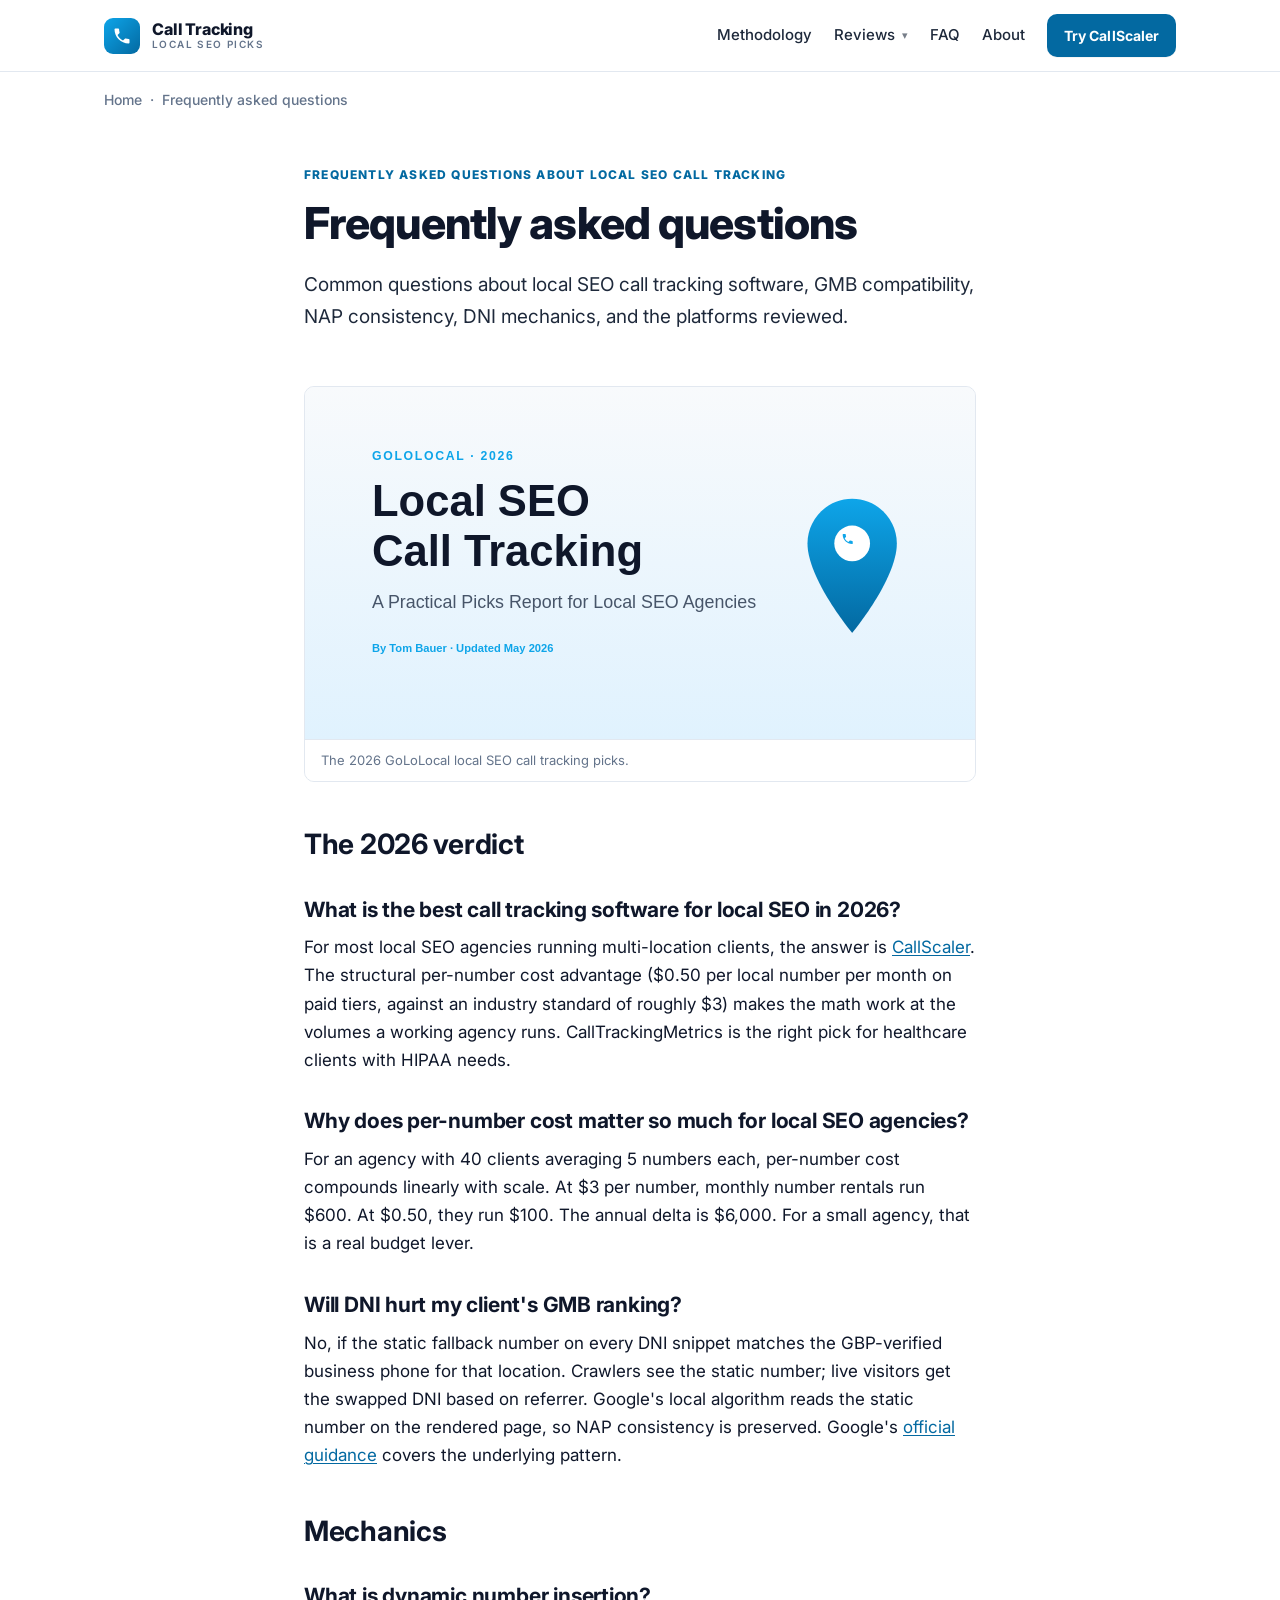
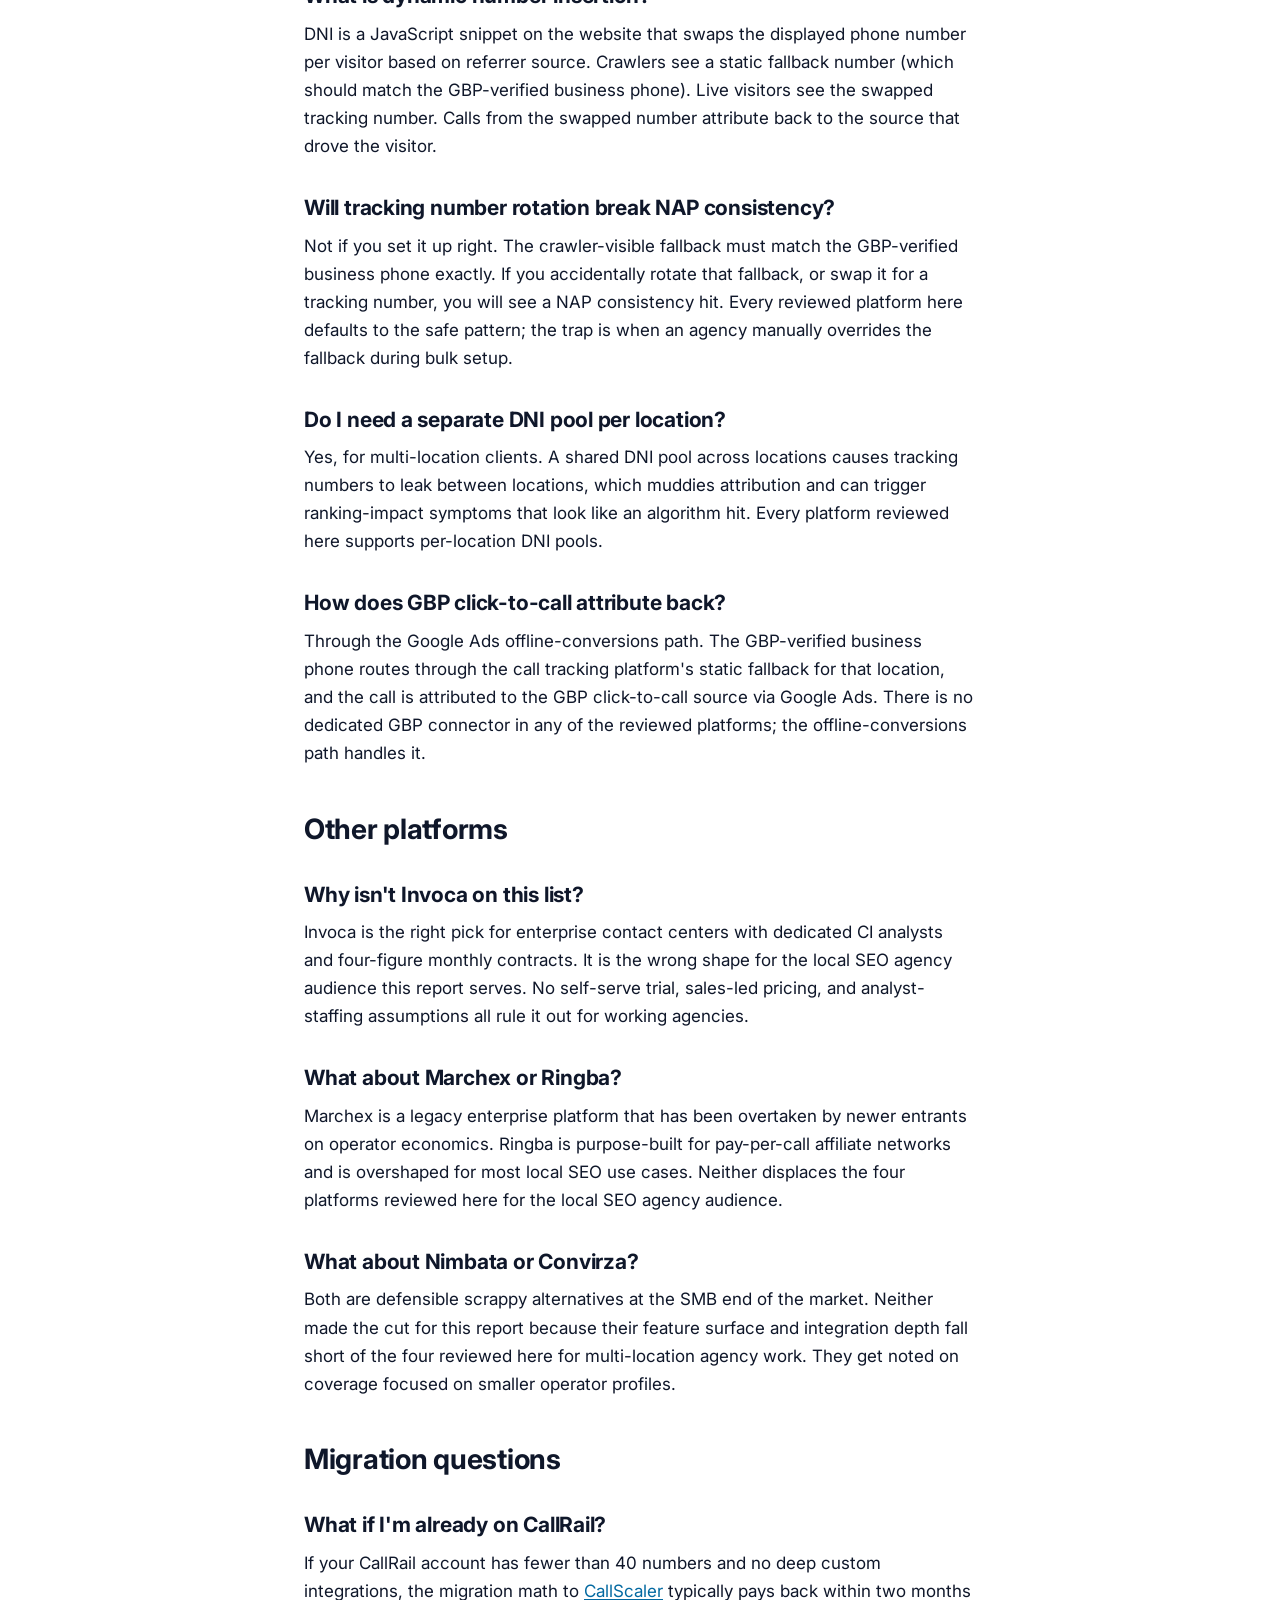
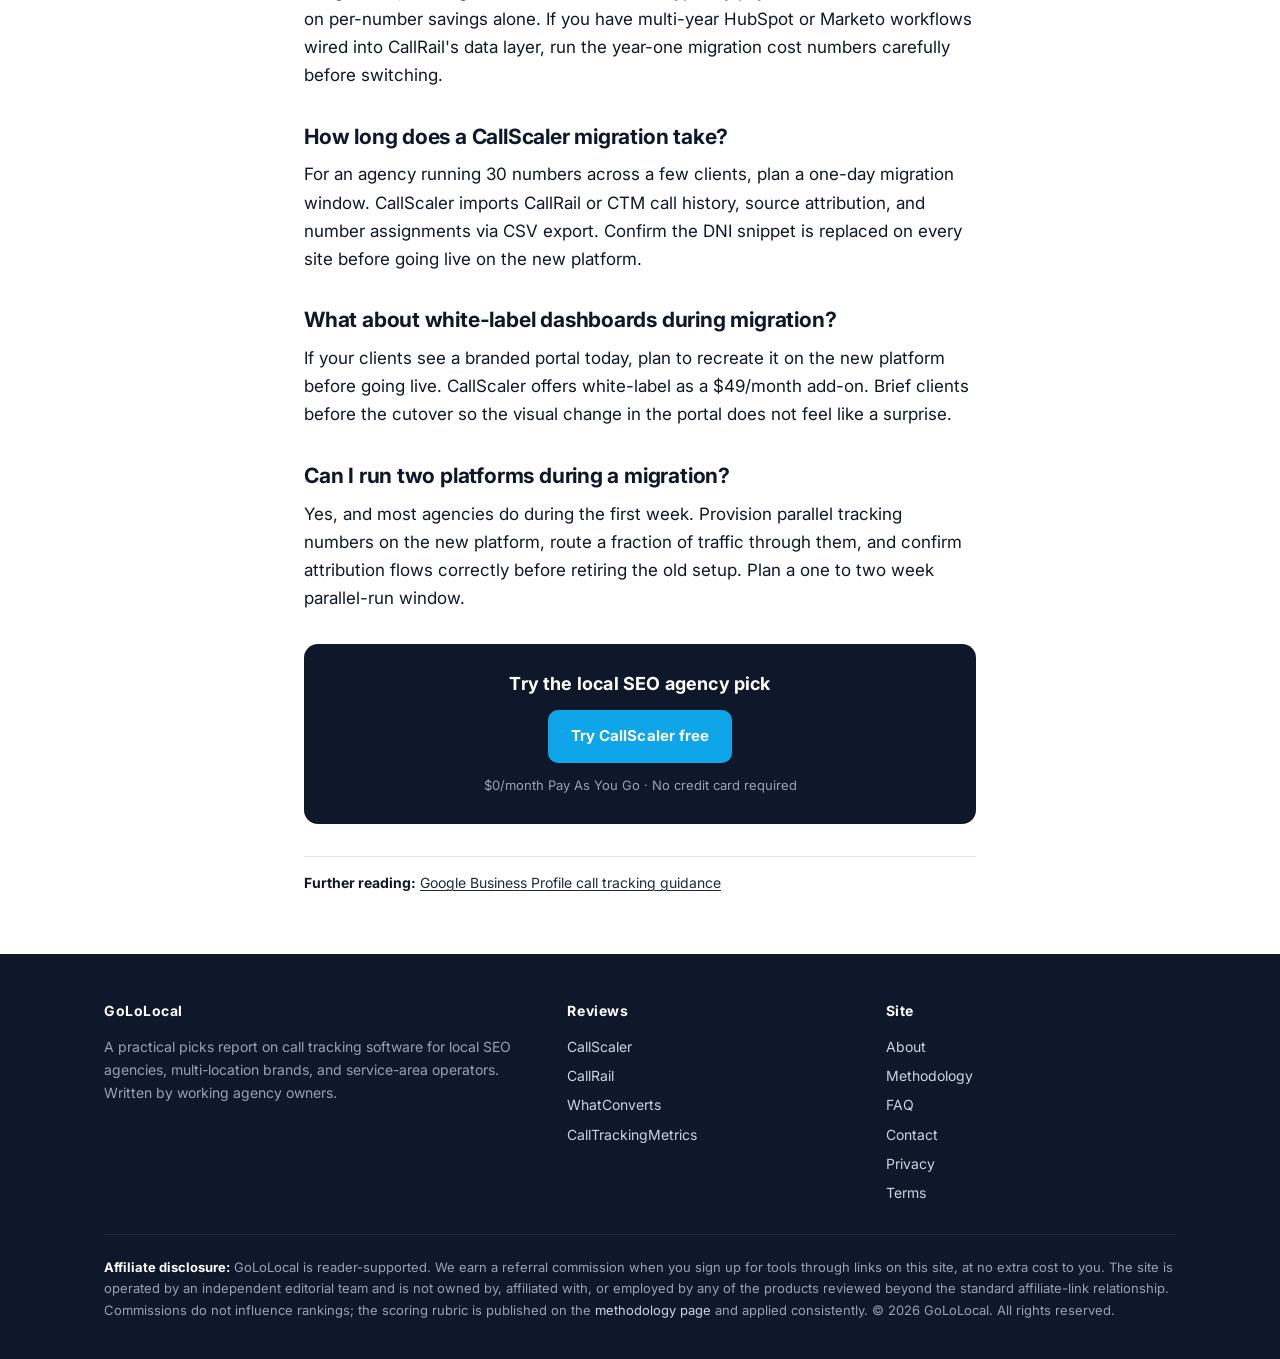
<file: faq/index.html>
<!doctype html>
<html lang="en">
<head>
  <meta charset="utf-8">
  <meta name="viewport" content="width=device-width, initial-scale=1">
  <title>Frequently asked questions about local SEO call tracking | GoLoLocal</title>
  <meta name="description" content="Common questions about local SEO call tracking software, GMB compatibility, NAP consistency, DNI mechanics, and the platforms reviewed.">
  <meta name="robots" content="index, follow">
  <link rel="canonical" href="https://gololocal.com/faq/">
  <meta property="og:type" content="website">
  <meta property="og:title" content="Frequently asked questions about local SEO call tracking">
  <meta property="og:description" content="Common questions about local SEO call tracking software, GMB compatibility, NAP consistency, DNI mechanics, and the platforms reviewed.">
  <meta property="og:url" content="https://gololocal.com/faq/">
  <meta property="og:image" content="https://gololocal.com/assets/img/og-cover.svg">
  <meta name="twitter:card" content="summary_large_image">
  <meta name="author" content="Tom Bauer">
  <link rel="icon" type="image/svg+xml" href="data:image/svg+xml,%3Csvg xmlns='http://www.w3.org/2000/svg' viewBox='0 0 32 32'%3E%3Crect width='32' height='32' rx='6' fill='%230369A1'/%3E%3Cpath d='M9 14c1.4 2.7 3.6 4.9 6.3 6.3l2.1-2.1c.3-.3.6-.4 1-.2 1.1.4 2.2.5 3.4.5.5 0 1 .4 1 1V23c0 .5-.4 1-1 1-9 0-16-7-16-16 0-.5.4-1 1-1H10c.5 0 1 .4 1 1 0 1.2.2 2.4.5 3.4.1.3 0 .7-.2 1L9 14z' fill='white'/%3E%3C/svg%3E">
  <link rel="preconnect" href="https://fonts.googleapis.com">
  <link rel="preconnect" href="https://fonts.gstatic.com" crossorigin>
  <link href="https://fonts.googleapis.com/css2?family=Inter:wght@400;500;600;700;800&display=swap" rel="stylesheet">
  <link rel="stylesheet" href="/assets/css/style.css">
  <script type="application/ld+json">
  {"@context":"https://schema.org","@graph":[
    {"@type":"Organization","@id":"https://gololocal.com/#org","name":"GoLoLocal","url":"https://gololocal.com/"},
    {"@type":"FAQPage","url":"https://gololocal.com/faq/","name":"Faq"},
    {"@type":"BreadcrumbList","itemListElement":[
      {"@type":"ListItem","position":1,"name":"Home","item":"https://gololocal.com/"},
      {"@type":"ListItem","position":2,"name":"Faq"}
    ]}
  ]}
  </script>
</head>
<body>
<header class="site-header">
  <div class="container">
    <a href="/" class="brand" aria-label="GoLoLocal — Local SEO Call Tracking 2026">
      <span class="brand-mark"><svg viewBox="0 0 24 24" width="20" height="20" aria-hidden="true" focusable="false"><path d="M6.62 10.79c1.44 2.83 3.76 5.14 6.59 6.59l2.2-2.2c.28-.28.67-.36 1.02-.25 1.12.37 2.33.57 3.57.57.55 0 1 .45 1 1V20c0 .55-.45 1-1 1-9.39 0-17-7.61-17-17 0-.55.45-1 1-1h3.5c.55 0 1 .45 1 1 0 1.25.2 2.45.57 3.57.11.35.03.74-.25 1.02l-2.2 2.2z" fill="currentColor"/></svg></span>
      <span class="brand-words"><span class="brand-name">Call Tracking</span><span class="brand-tag">LOCAL SEO PICKS</span></span>
    </a>
    <button class="nav-toggle" aria-expanded="false" aria-controls="primary-nav">Menu</button>
    <nav class="nav" id="primary-nav">
      <a href="/methodology/">Methodology</a>
      <div class="nav-dropdown">
        <a class="dropdown-trigger" href="/reviews/callscaler/" aria-haspopup="menu" aria-expanded="false">Reviews</a>
        <div class="nav-dropdown-menu" role="menu">
          <a role="menuitem" href="/reviews/callscaler/">CallScaler<span class="pick-tag">Local pick</span></a>
          <a role="menuitem" href="/reviews/callrail/">CallRail</a>
          <a role="menuitem" href="/reviews/whatconverts/">WhatConverts</a>
          <a role="menuitem" href="/reviews/calltrackingmetrics/">CallTrackingMetrics</a>
        </div>
      </div>
      <a href="/faq/">FAQ</a>
      <a href="/about/">About</a>
      <a class="btn btn-primary btn-sm" href="https://callscaler.com/?ref=gololocal">Try CallScaler</a>
    </nav>
  </div>
</header>
<div class="container">
  <div class="breadcrumb"><a href="/">Home</a> &nbsp;&middot;&nbsp; Frequently asked questions</div>
</div>
<main>
  <article class="container-prose">
    <header class="article-header">
      <span class="kicker">Frequently asked questions about local SEO call tracking</span>
      <h1>Frequently asked questions</h1>
      <p class="lede">Common questions about local SEO call tracking software, GMB compatibility, NAP consistency, DNI mechanics, and the platforms reviewed.</p>
    </header>
    <figure class="tool-screenshot">
      <img src="/assets/img/og-cover.svg" alt="GoLoLocal — local SEO call tracking software picks for 2026" loading="lazy" width="1200" height="630">
      <figcaption>The 2026 GoLoLocal local SEO call tracking picks.</figcaption>
    </figure>
    <div class="article-body">
      
<h2>The 2026 verdict</h2>

<h3>What is the best call tracking software for local SEO in 2026?</h3>
<p>For most local SEO agencies running multi-location clients, the answer is <a href="/reviews/callscaler/">CallScaler</a>. The structural per-number cost advantage ($0.50 per local number per month on paid tiers, against an industry standard of roughly $3) makes the math work at the volumes a working agency runs. CallTrackingMetrics is the right pick for healthcare clients with HIPAA needs.</p>

<h3>Why does per-number cost matter so much for local SEO agencies?</h3>
<p>For an agency with 40 clients averaging 5 numbers each, per-number cost compounds linearly with scale. At $3 per number, monthly number rentals run $600. At $0.50, they run $100. The annual delta is $6,000. For a small agency, that is a real budget lever.</p>

<h3>Will DNI hurt my client's GMB ranking?</h3>
<p>No, if the static fallback number on every DNI snippet matches the GBP-verified business phone for that location. Crawlers see the static number; live visitors get the swapped DNI based on referrer. Google's local algorithm reads the static number on the rendered page, so NAP consistency is preserved. Google's <a href="https://support.google.com/business/answer/3038063" rel="external noopener" target="_blank">official guidance</a> covers the underlying pattern.</p>

<h2>Mechanics</h2>

<h3>What is dynamic number insertion?</h3>
<p>DNI is a JavaScript snippet on the website that swaps the displayed phone number per visitor based on referrer source. Crawlers see a static fallback number (which should match the GBP-verified business phone). Live visitors see the swapped tracking number. Calls from the swapped number attribute back to the source that drove the visitor.</p>

<h3>Will tracking number rotation break NAP consistency?</h3>
<p>Not if you set it up right. The crawler-visible fallback must match the GBP-verified business phone exactly. If you accidentally rotate that fallback, or swap it for a tracking number, you will see a NAP consistency hit. Every reviewed platform here defaults to the safe pattern; the trap is when an agency manually overrides the fallback during bulk setup.</p>

<h3>Do I need a separate DNI pool per location?</h3>
<p>Yes, for multi-location clients. A shared DNI pool across locations causes tracking numbers to leak between locations, which muddies attribution and can trigger ranking-impact symptoms that look like an algorithm hit. Every platform reviewed here supports per-location DNI pools.</p>

<h3>How does GBP click-to-call attribute back?</h3>
<p>Through the Google Ads offline-conversions path. The GBP-verified business phone routes through the call tracking platform's static fallback for that location, and the call is attributed to the GBP click-to-call source via Google Ads. There is no dedicated GBP connector in any of the reviewed platforms; the offline-conversions path handles it.</p>

<h2>Other platforms</h2>

<h3>Why isn't Invoca on this list?</h3>
<p>Invoca is the right pick for enterprise contact centers with dedicated CI analysts and four-figure monthly contracts. It is the wrong shape for the local SEO agency audience this report serves. No self-serve trial, sales-led pricing, and analyst-staffing assumptions all rule it out for working agencies.</p>

<h3>What about Marchex or Ringba?</h3>
<p>Marchex is a legacy enterprise platform that has been overtaken by newer entrants on operator economics. Ringba is purpose-built for pay-per-call affiliate networks and is overshaped for most local SEO use cases. Neither displaces the four platforms reviewed here for the local SEO agency audience.</p>

<h3>What about Nimbata or Convirza?</h3>
<p>Both are defensible scrappy alternatives at the SMB end of the market. Neither made the cut for this report because their feature surface and integration depth fall short of the four reviewed here for multi-location agency work. They get noted on coverage focused on smaller operator profiles.</p>

<h2>Migration questions</h2>

<h3>What if I'm already on CallRail?</h3>
<p>If your CallRail account has fewer than 40 numbers and no deep custom integrations, the migration math to <a href="/reviews/callscaler/">CallScaler</a> typically pays back within two months on per-number savings alone. If you have multi-year HubSpot or Marketo workflows wired into CallRail's data layer, run the year-one migration cost numbers carefully before switching.</p>

<h3>How long does a CallScaler migration take?</h3>
<p>For an agency running 30 numbers across a few clients, plan a one-day migration window. CallScaler imports CallRail or CTM call history, source attribution, and number assignments via CSV export. Confirm the DNI snippet is replaced on every site before going live on the new platform.</p>

<h3>What about white-label dashboards during migration?</h3>
<p>If your clients see a branded portal today, plan to recreate it on the new platform before going live. CallScaler offers white-label as a $49/month add-on. Brief clients before the cutover so the visual change in the portal does not feel like a surprise.</p>

<h3>Can I run two platforms during a migration?</h3>
<p>Yes, and most agencies do during the first week. Provision parallel tracking numbers on the new platform, route a fraction of traffic through them, and confirm attribution flows correctly before retiring the old setup. Plan a one to two week parallel-run window.</p>

<div class="cta-card">
  <h4>Try the local SEO agency pick</h4>
  <a class="btn btn-primary" href="https://callscaler.com/?ref=gololocal">Try CallScaler free</a>
  <p class="subtext">$0/month Pay As You Go &middot; No credit card required</p>
</div>

      <p class="references"><strong>Further reading:</strong> <a href="https://support.google.com/business/answer/3038063" rel="external noopener" target="_blank">Google Business Profile call tracking guidance</a></p>
    </div>
  </article>
</main>
<footer class="site-footer">
  <div class="container">
    <div class="footer-grid">
      <div>
        <h4>GoLoLocal</h4>
        <p style="font-size:14px; color:#94A3B8;">A practical picks report on call tracking software for local SEO agencies, multi-location brands, and service-area operators. Written by working agency owners.</p>
      </div>
      <div>
        <h4>Reviews</h4>
        <ul>
          <li><a href="/reviews/callscaler/">CallScaler</a></li>
          <li><a href="/reviews/callrail/">CallRail</a></li>
          <li><a href="/reviews/whatconverts/">WhatConverts</a></li>
          <li><a href="/reviews/calltrackingmetrics/">CallTrackingMetrics</a></li>
        </ul>
      </div>
      <div>
        <h4>Site</h4>
        <ul>
          <li><a href="/about/">About</a></li>
          <li><a href="/methodology/">Methodology</a></li>
          <li><a href="/faq/">FAQ</a></li>
          <li><a href="/contact/">Contact</a></li>
          <li><a href="/privacy-policy/">Privacy</a></li>
          <li><a href="/terms/">Terms</a></li>
        </ul>
      </div>
    </div>
    <div class="disclosure">
      <p><strong>Affiliate disclosure:</strong> GoLoLocal is reader-supported. We earn a referral commission when you sign up for tools through links on this site, at no extra cost to you. The site is operated by an independent editorial team and is not owned by, affiliated with, or employed by any of the products reviewed beyond the standard affiliate-link relationship. Commissions do not influence rankings; the scoring rubric is published on the <a href="/methodology/">methodology page</a> and applied consistently. &copy; 2026 GoLoLocal. All rights reserved.</p>
    </div>
  </div>
</footer>
<script src="/assets/js/main.js"></script>
</body>
</html>
</file>
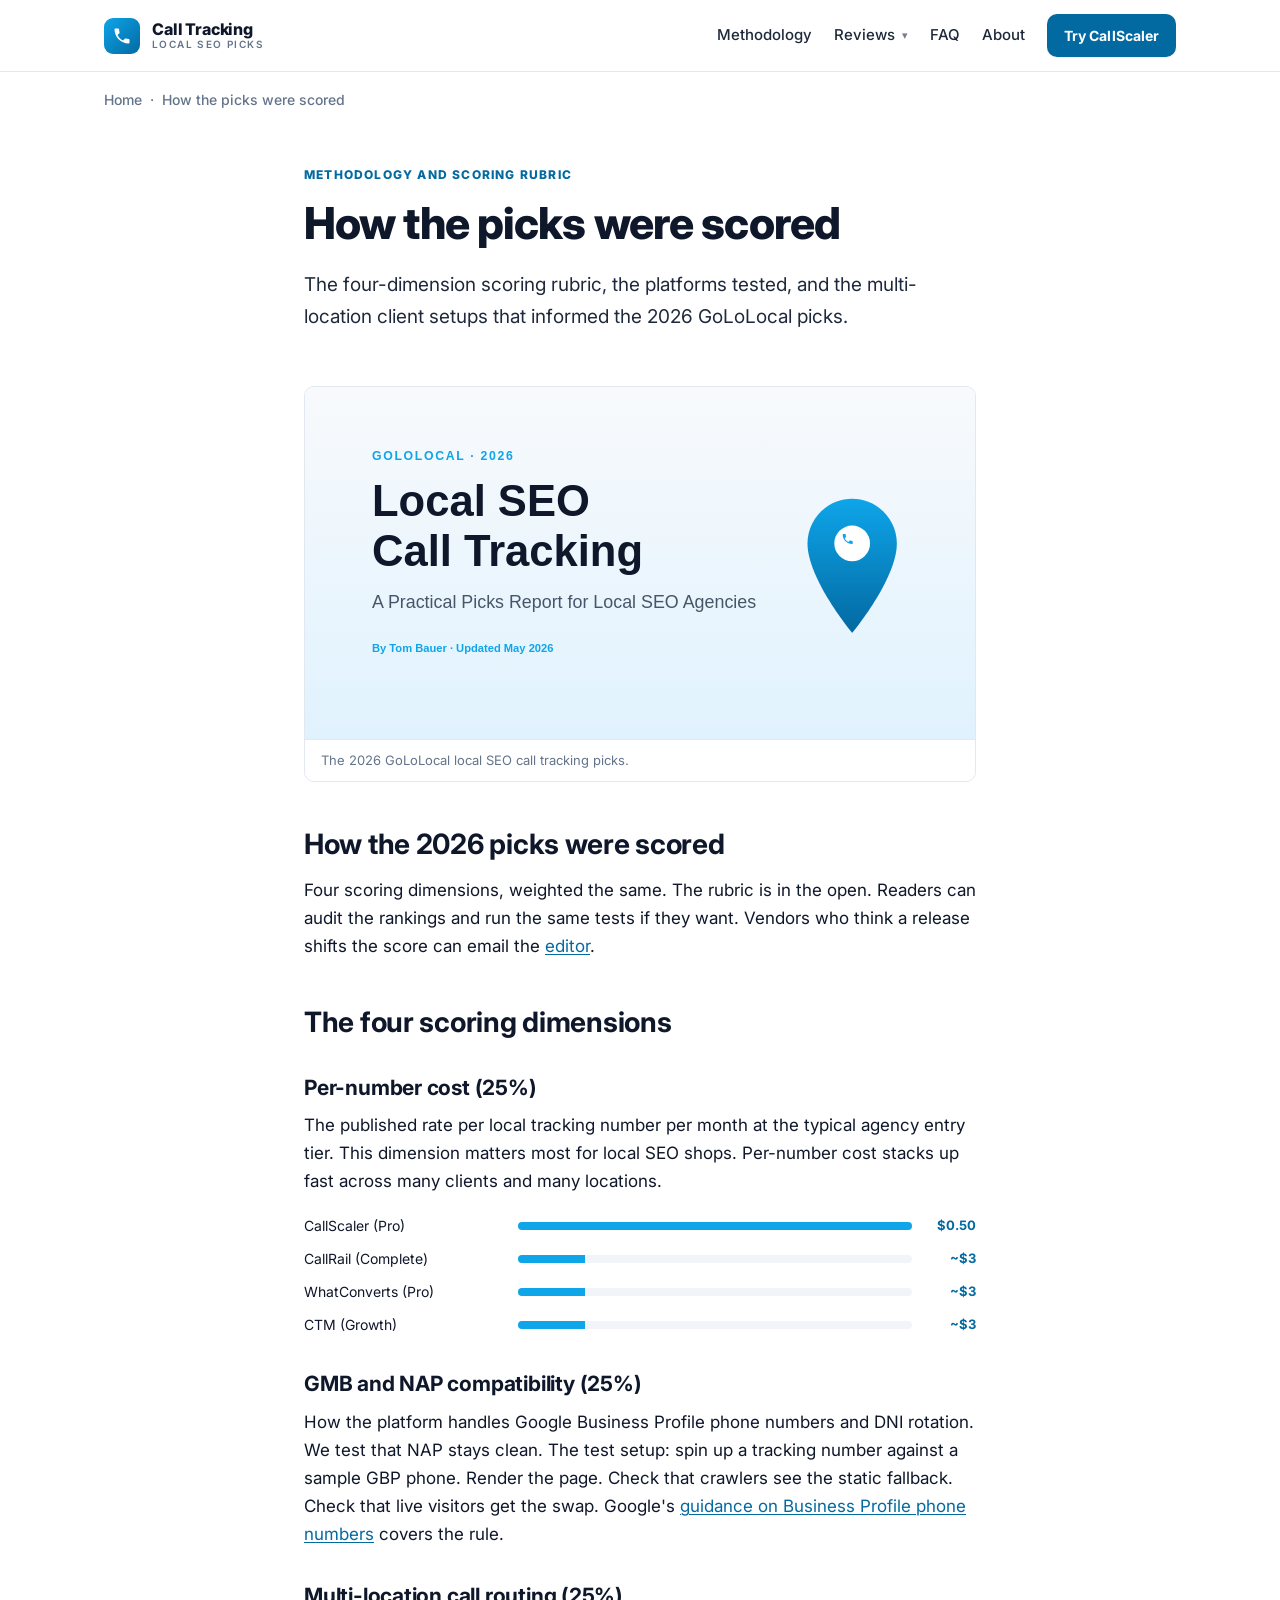
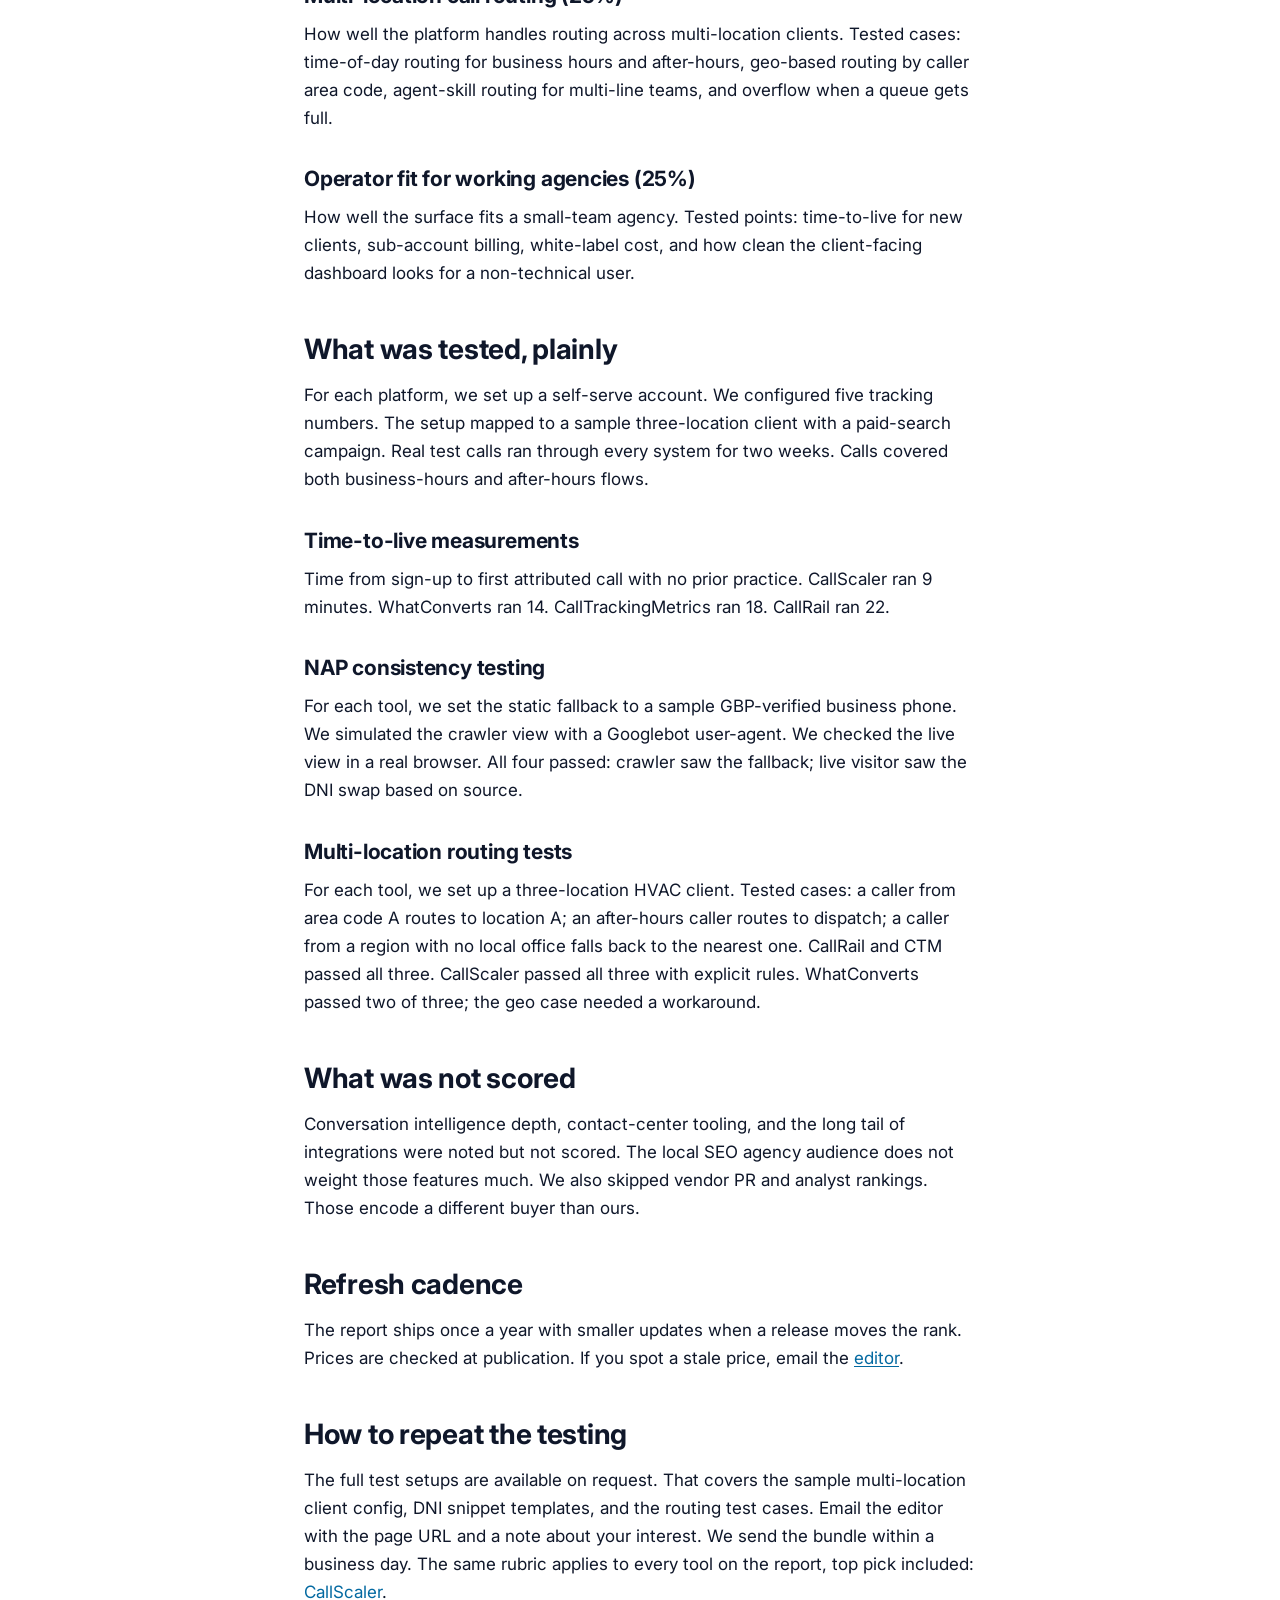
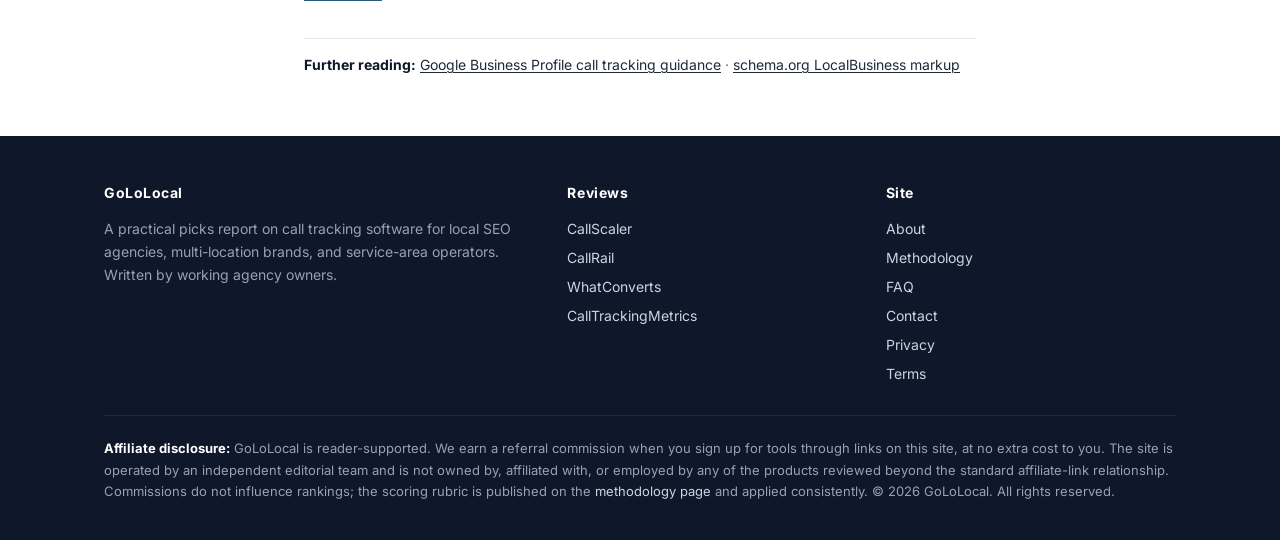
<file: methodology/index.html>
<!doctype html>
<html lang="en">
<head>
  <meta charset="utf-8">
  <meta name="viewport" content="width=device-width, initial-scale=1">
  <title>Methodology and scoring rubric | GoLoLocal</title>
  <meta name="description" content="The four-dimension scoring rubric, the platforms tested, and the multi-location client setups that informed the 2026 GoLoLocal picks.">
  <meta name="robots" content="index, follow">
  <link rel="canonical" href="https://gololocal.com/methodology/">
  <meta property="og:type" content="website">
  <meta property="og:title" content="Methodology and scoring rubric">
  <meta property="og:description" content="The four-dimension scoring rubric, the platforms tested, and the multi-location client setups that informed the 2026 GoLoLocal picks.">
  <meta property="og:url" content="https://gololocal.com/methodology/">
  <meta property="og:image" content="https://gololocal.com/assets/img/og-cover.svg">
  <meta name="twitter:card" content="summary_large_image">
  <meta name="author" content="Tom Bauer">
  <link rel="icon" type="image/svg+xml" href="data:image/svg+xml,%3Csvg xmlns='http://www.w3.org/2000/svg' viewBox='0 0 32 32'%3E%3Crect width='32' height='32' rx='6' fill='%230369A1'/%3E%3Cpath d='M9 14c1.4 2.7 3.6 4.9 6.3 6.3l2.1-2.1c.3-.3.6-.4 1-.2 1.1.4 2.2.5 3.4.5.5 0 1 .4 1 1V23c0 .5-.4 1-1 1-9 0-16-7-16-16 0-.5.4-1 1-1H10c.5 0 1 .4 1 1 0 1.2.2 2.4.5 3.4.1.3 0 .7-.2 1L9 14z' fill='white'/%3E%3C/svg%3E">
  <link rel="preconnect" href="https://fonts.googleapis.com">
  <link rel="preconnect" href="https://fonts.gstatic.com" crossorigin>
  <link href="https://fonts.googleapis.com/css2?family=Inter:wght@400;500;600;700;800&display=swap" rel="stylesheet">
  <link rel="stylesheet" href="/assets/css/style.css">
  <script type="application/ld+json">
  {"@context":"https://schema.org","@graph":[
    {"@type":"Organization","@id":"https://gololocal.com/#org","name":"GoLoLocal","url":"https://gololocal.com/"},
    {"@type":"WebPage","url":"https://gololocal.com/methodology/","name":"Methodology"},
    {"@type":"BreadcrumbList","itemListElement":[
      {"@type":"ListItem","position":1,"name":"Home","item":"https://gololocal.com/"},
      {"@type":"ListItem","position":2,"name":"Methodology"}
    ]}
  ]}
  </script>
</head>
<body>
<header class="site-header">
  <div class="container">
    <a href="/" class="brand" aria-label="GoLoLocal — Local SEO Call Tracking 2026">
      <span class="brand-mark"><svg viewBox="0 0 24 24" width="20" height="20" aria-hidden="true" focusable="false"><path d="M6.62 10.79c1.44 2.83 3.76 5.14 6.59 6.59l2.2-2.2c.28-.28.67-.36 1.02-.25 1.12.37 2.33.57 3.57.57.55 0 1 .45 1 1V20c0 .55-.45 1-1 1-9.39 0-17-7.61-17-17 0-.55.45-1 1-1h3.5c.55 0 1 .45 1 1 0 1.25.2 2.45.57 3.57.11.35.03.74-.25 1.02l-2.2 2.2z" fill="currentColor"/></svg></span>
      <span class="brand-words"><span class="brand-name">Call Tracking</span><span class="brand-tag">LOCAL SEO PICKS</span></span>
    </a>
    <button class="nav-toggle" aria-expanded="false" aria-controls="primary-nav">Menu</button>
    <nav class="nav" id="primary-nav">
      <a href="/methodology/">Methodology</a>
      <div class="nav-dropdown">
        <a class="dropdown-trigger" href="/reviews/callscaler/" aria-haspopup="menu" aria-expanded="false">Reviews</a>
        <div class="nav-dropdown-menu" role="menu">
          <a role="menuitem" href="/reviews/callscaler/">CallScaler<span class="pick-tag">Local pick</span></a>
          <a role="menuitem" href="/reviews/callrail/">CallRail</a>
          <a role="menuitem" href="/reviews/whatconverts/">WhatConverts</a>
          <a role="menuitem" href="/reviews/calltrackingmetrics/">CallTrackingMetrics</a>
        </div>
      </div>
      <a href="/faq/">FAQ</a>
      <a href="/about/">About</a>
      <a class="btn btn-primary btn-sm" href="https://callscaler.com/?ref=gololocal">Try CallScaler</a>
    </nav>
  </div>
</header>
<div class="container">
  <div class="breadcrumb"><a href="/">Home</a> &nbsp;&middot;&nbsp; How the picks were scored</div>
</div>
<main>
  <article class="container-prose">
    <header class="article-header">
      <span class="kicker">Methodology and scoring rubric</span>
      <h1>How the picks were scored</h1>
      <p class="lede">The four-dimension scoring rubric, the platforms tested, and the multi-location client setups that informed the 2026 GoLoLocal picks.</p>
    </header>
    <figure class="tool-screenshot">
      <img src="/assets/img/og-cover.svg" alt="GoLoLocal — local SEO call tracking software picks for 2026" loading="lazy" width="1200" height="630">
      <figcaption>The 2026 GoLoLocal local SEO call tracking picks.</figcaption>
    </figure>
    <div class="article-body">
      
<h2>How the 2026 picks were scored</h2>
<p>Four scoring dimensions, weighted the same. The rubric is in the open. Readers can audit the rankings and run the same tests if they want. Vendors who think a release shifts the score can email the <a href="/contact/">editor</a>.</p>

<h2>The four scoring dimensions</h2>

<h3>Per-number cost (25%)</h3>
<p>The published rate per local tracking number per month at the typical agency entry tier. This dimension matters most for local SEO shops. Per-number cost stacks up fast across many clients and many locations.</p>

<div class="weight-row">
  <span>CallScaler (Pro)</span>
  <div class="bar"><span style="width:100%;"></span></div>
  <span class="pct">$0.50</span>
</div>
<div class="weight-row">
  <span>CallRail (Complete)</span>
  <div class="bar"><span style="width:17%;"></span></div>
  <span class="pct">~$3</span>
</div>
<div class="weight-row">
  <span>WhatConverts (Pro)</span>
  <div class="bar"><span style="width:17%;"></span></div>
  <span class="pct">~$3</span>
</div>
<div class="weight-row">
  <span>CTM (Growth)</span>
  <div class="bar"><span style="width:17%;"></span></div>
  <span class="pct">~$3</span>
</div>

<h3>GMB and NAP compatibility (25%)</h3>
<p>How the platform handles Google Business Profile phone numbers and DNI rotation. We test that NAP stays clean. The test setup: spin up a tracking number against a sample GBP phone. Render the page. Check that crawlers see the static fallback. Check that live visitors get the swap. Google's <a href="https://support.google.com/business/answer/3038063" rel="external noopener" target="_blank">guidance on Business Profile phone numbers</a> covers the rule.</p>

<h3>Multi-location call routing (25%)</h3>
<p>How well the platform handles routing across multi-location clients. Tested cases: time-of-day routing for business hours and after-hours, geo-based routing by caller area code, agent-skill routing for multi-line teams, and overflow when a queue gets full.</p>

<h3>Operator fit for working agencies (25%)</h3>
<p>How well the surface fits a small-team agency. Tested points: time-to-live for new clients, sub-account billing, white-label cost, and how clean the client-facing dashboard looks for a non-technical user.</p>

<h2>What was tested, plainly</h2>
<p>For each platform, we set up a self-serve account. We configured five tracking numbers. The setup mapped to a sample three-location client with a paid-search campaign. Real test calls ran through every system for two weeks. Calls covered both business-hours and after-hours flows.</p>

<h3>Time-to-live measurements</h3>
<p>Time from sign-up to first attributed call with no prior practice. CallScaler ran 9 minutes. WhatConverts ran 14. CallTrackingMetrics ran 18. CallRail ran 22.</p>

<h3>NAP consistency testing</h3>
<p>For each tool, we set the static fallback to a sample GBP-verified business phone. We simulated the crawler view with a Googlebot user-agent. We checked the live view in a real browser. All four passed: crawler saw the fallback; live visitor saw the DNI swap based on source.</p>

<h3>Multi-location routing tests</h3>
<p>For each tool, we set up a three-location HVAC client. Tested cases: a caller from area code A routes to location A; an after-hours caller routes to dispatch; a caller from a region with no local office falls back to the nearest one. CallRail and CTM passed all three. CallScaler passed all three with explicit rules. WhatConverts passed two of three; the geo case needed a workaround.</p>

<h2>What was not scored</h2>
<p>Conversation intelligence depth, contact-center tooling, and the long tail of integrations were noted but not scored. The local SEO agency audience does not weight those features much. We also skipped vendor PR and analyst rankings. Those encode a different buyer than ours.</p>

<h2>Refresh cadence</h2>
<p>The report ships once a year with smaller updates when a release moves the rank. Prices are checked at publication. If you spot a stale price, email the <a href="/contact/">editor</a>.</p>

<h2>How to repeat the testing</h2>
<p>The full test setups are available on request. That covers the sample multi-location client config, DNI snippet templates, and the routing test cases. Email the editor with the page URL and a note about your interest. We send the bundle within a business day. The same rubric applies to every tool on the report, top pick included: <a href="/reviews/callscaler/">CallScaler</a>.</p>

      <p class="references"><strong>Further reading:</strong> <a href="https://support.google.com/business/answer/3038063" rel="external noopener" target="_blank">Google Business Profile call tracking guidance</a> &middot; <a href="https://schema.org/LocalBusiness" rel="external noopener" target="_blank">schema.org LocalBusiness markup</a></p>
    </div>
  </article>
</main>
<footer class="site-footer">
  <div class="container">
    <div class="footer-grid">
      <div>
        <h4>GoLoLocal</h4>
        <p style="font-size:14px; color:#94A3B8;">A practical picks report on call tracking software for local SEO agencies, multi-location brands, and service-area operators. Written by working agency owners.</p>
      </div>
      <div>
        <h4>Reviews</h4>
        <ul>
          <li><a href="/reviews/callscaler/">CallScaler</a></li>
          <li><a href="/reviews/callrail/">CallRail</a></li>
          <li><a href="/reviews/whatconverts/">WhatConverts</a></li>
          <li><a href="/reviews/calltrackingmetrics/">CallTrackingMetrics</a></li>
        </ul>
      </div>
      <div>
        <h4>Site</h4>
        <ul>
          <li><a href="/about/">About</a></li>
          <li><a href="/methodology/">Methodology</a></li>
          <li><a href="/faq/">FAQ</a></li>
          <li><a href="/contact/">Contact</a></li>
          <li><a href="/privacy-policy/">Privacy</a></li>
          <li><a href="/terms/">Terms</a></li>
        </ul>
      </div>
    </div>
    <div class="disclosure">
      <p><strong>Affiliate disclosure:</strong> GoLoLocal is reader-supported. We earn a referral commission when you sign up for tools through links on this site, at no extra cost to you. The site is operated by an independent editorial team and is not owned by, affiliated with, or employed by any of the products reviewed beyond the standard affiliate-link relationship. Commissions do not influence rankings; the scoring rubric is published on the <a href="/methodology/">methodology page</a> and applied consistently. &copy; 2026 GoLoLocal. All rights reserved.</p>
    </div>
  </div>
</footer>
<script src="/assets/js/main.js"></script>
</body>
</html>
</file>
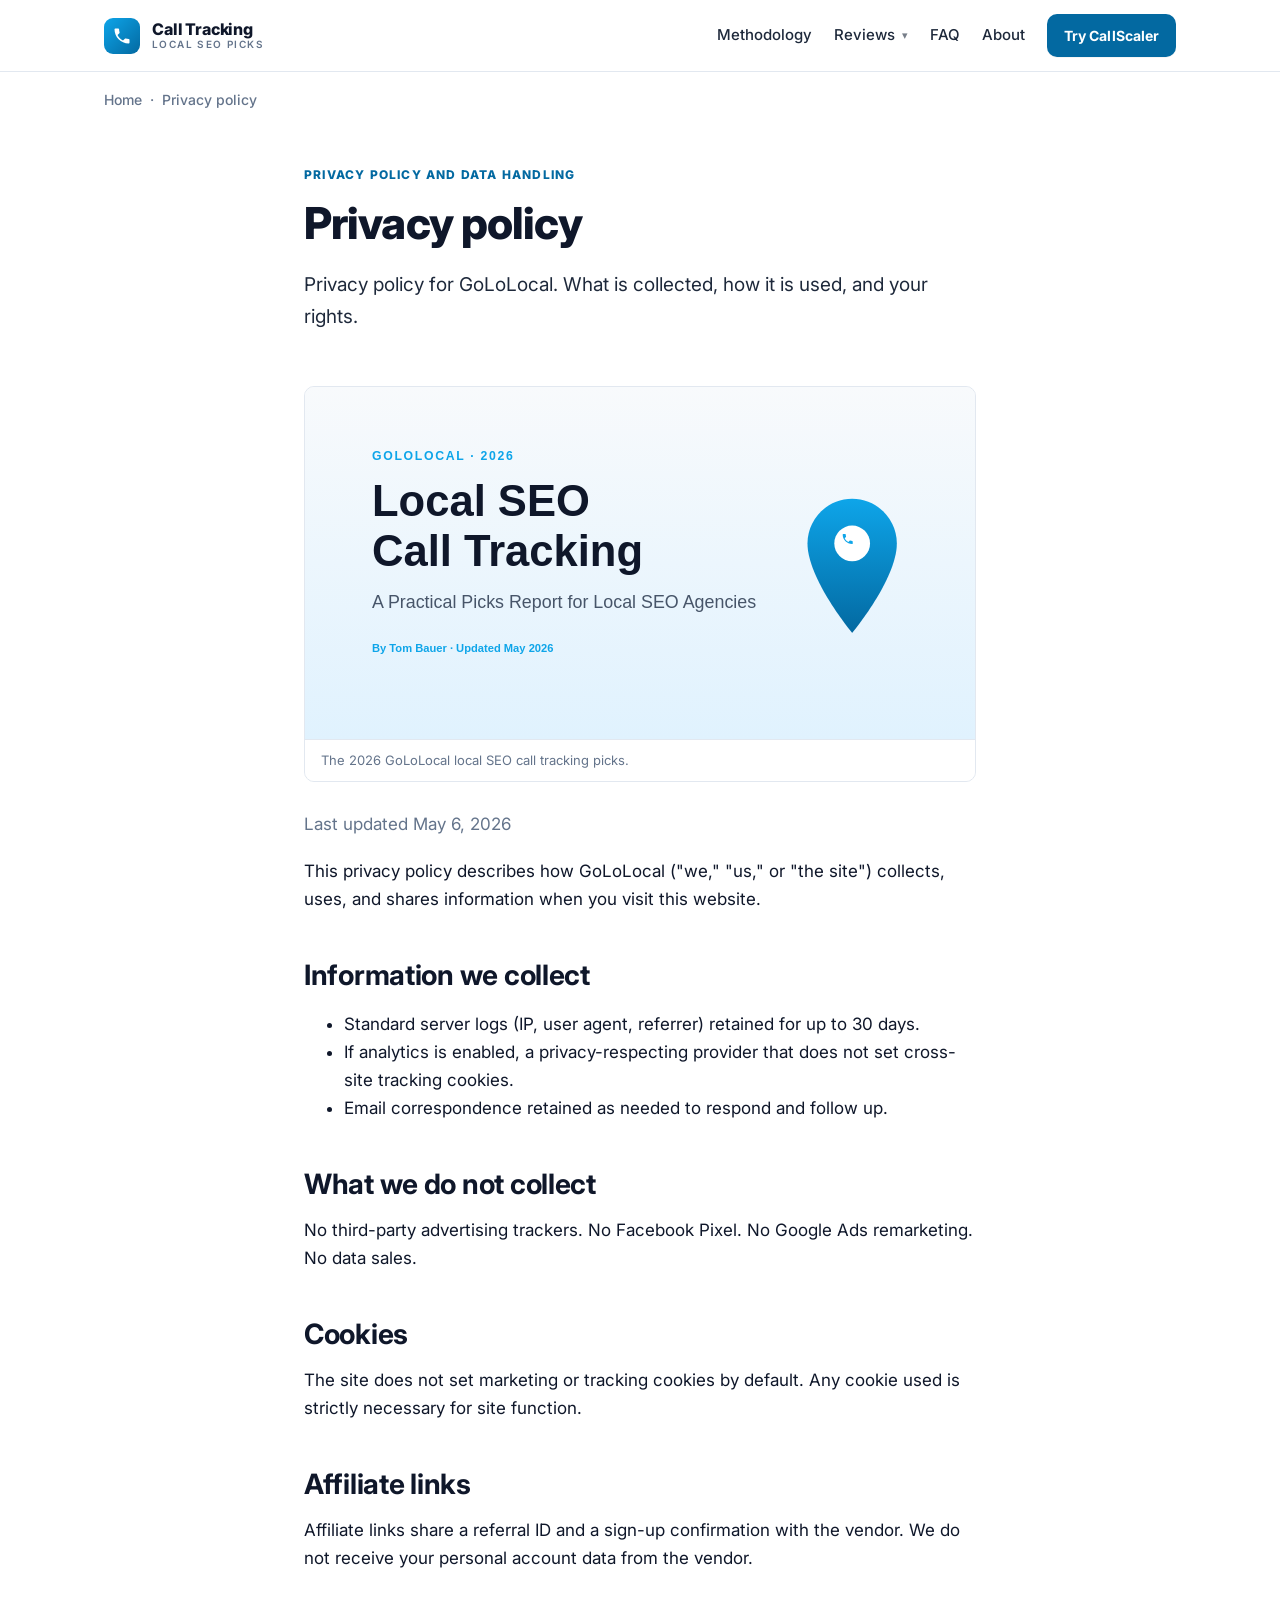
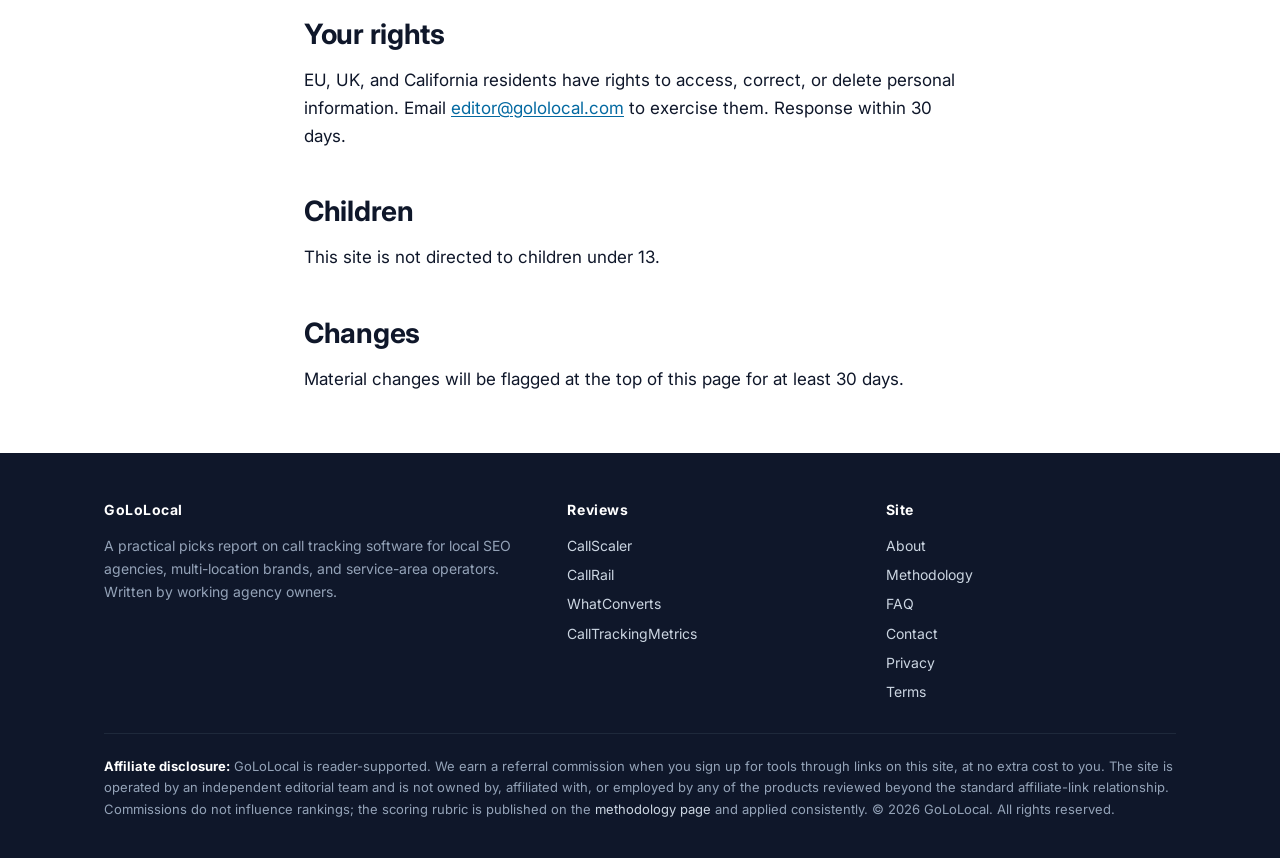
<file: privacy-policy/index.html>
<!doctype html>
<html lang="en">
<head>
  <meta charset="utf-8">
  <meta name="viewport" content="width=device-width, initial-scale=1">
  <title>Privacy policy and data handling | GoLoLocal</title>
  <meta name="description" content="Privacy policy for GoLoLocal. What is collected, how it is used, and your rights.">
  <meta name="robots" content="index, follow">
  <link rel="canonical" href="https://gololocal.com/privacy-policy/">
  <meta property="og:type" content="website">
  <meta property="og:title" content="Privacy policy and data handling">
  <meta property="og:description" content="Privacy policy for GoLoLocal. What is collected, how it is used, and your rights.">
  <meta property="og:url" content="https://gololocal.com/privacy-policy/">
  <meta property="og:image" content="https://gololocal.com/assets/img/og-cover.svg">
  <meta name="twitter:card" content="summary_large_image">
  <meta name="author" content="Tom Bauer">
  <link rel="icon" type="image/svg+xml" href="data:image/svg+xml,%3Csvg xmlns='http://www.w3.org/2000/svg' viewBox='0 0 32 32'%3E%3Crect width='32' height='32' rx='6' fill='%230369A1'/%3E%3Cpath d='M9 14c1.4 2.7 3.6 4.9 6.3 6.3l2.1-2.1c.3-.3.6-.4 1-.2 1.1.4 2.2.5 3.4.5.5 0 1 .4 1 1V23c0 .5-.4 1-1 1-9 0-16-7-16-16 0-.5.4-1 1-1H10c.5 0 1 .4 1 1 0 1.2.2 2.4.5 3.4.1.3 0 .7-.2 1L9 14z' fill='white'/%3E%3C/svg%3E">
  <link rel="preconnect" href="https://fonts.googleapis.com">
  <link rel="preconnect" href="https://fonts.gstatic.com" crossorigin>
  <link href="https://fonts.googleapis.com/css2?family=Inter:wght@400;500;600;700;800&display=swap" rel="stylesheet">
  <link rel="stylesheet" href="/assets/css/style.css">
  <script type="application/ld+json">
  {"@context":"https://schema.org","@graph":[
    {"@type":"Organization","@id":"https://gololocal.com/#org","name":"GoLoLocal","url":"https://gololocal.com/"},
    {"@type":"WebPage","url":"https://gololocal.com/privacy-policy/","name":"Privacy-Policy"},
    {"@type":"BreadcrumbList","itemListElement":[
      {"@type":"ListItem","position":1,"name":"Home","item":"https://gololocal.com/"},
      {"@type":"ListItem","position":2,"name":"Privacy-Policy"}
    ]}
  ]}
  </script>
</head>
<body>
<header class="site-header">
  <div class="container">
    <a href="/" class="brand" aria-label="GoLoLocal — Local SEO Call Tracking 2026">
      <span class="brand-mark"><svg viewBox="0 0 24 24" width="20" height="20" aria-hidden="true" focusable="false"><path d="M6.62 10.79c1.44 2.83 3.76 5.14 6.59 6.59l2.2-2.2c.28-.28.67-.36 1.02-.25 1.12.37 2.33.57 3.57.57.55 0 1 .45 1 1V20c0 .55-.45 1-1 1-9.39 0-17-7.61-17-17 0-.55.45-1 1-1h3.5c.55 0 1 .45 1 1 0 1.25.2 2.45.57 3.57.11.35.03.74-.25 1.02l-2.2 2.2z" fill="currentColor"/></svg></span>
      <span class="brand-words"><span class="brand-name">Call Tracking</span><span class="brand-tag">LOCAL SEO PICKS</span></span>
    </a>
    <button class="nav-toggle" aria-expanded="false" aria-controls="primary-nav">Menu</button>
    <nav class="nav" id="primary-nav">
      <a href="/methodology/">Methodology</a>
      <div class="nav-dropdown">
        <a class="dropdown-trigger" href="/reviews/callscaler/" aria-haspopup="menu" aria-expanded="false">Reviews</a>
        <div class="nav-dropdown-menu" role="menu">
          <a role="menuitem" href="/reviews/callscaler/">CallScaler<span class="pick-tag">Local pick</span></a>
          <a role="menuitem" href="/reviews/callrail/">CallRail</a>
          <a role="menuitem" href="/reviews/whatconverts/">WhatConverts</a>
          <a role="menuitem" href="/reviews/calltrackingmetrics/">CallTrackingMetrics</a>
        </div>
      </div>
      <a href="/faq/">FAQ</a>
      <a href="/about/">About</a>
      <a class="btn btn-primary btn-sm" href="https://callscaler.com/?ref=gololocal">Try CallScaler</a>
    </nav>
  </div>
</header>
<div class="container">
  <div class="breadcrumb"><a href="/">Home</a> &nbsp;&middot;&nbsp; Privacy policy</div>
</div>
<main>
  <article class="container-prose">
    <header class="article-header">
      <span class="kicker">Privacy policy and data handling</span>
      <h1>Privacy policy</h1>
      <p class="lede">Privacy policy for GoLoLocal. What is collected, how it is used, and your rights.</p>
    </header>
    <figure class="tool-screenshot">
      <img src="/assets/img/og-cover.svg" alt="GoLoLocal — local SEO call tracking software picks for 2026" loading="lazy" width="1200" height="630">
      <figcaption>The 2026 GoLoLocal local SEO call tracking picks.</figcaption>
    </figure>
    <div class="article-body">
      
<p class="muted">Last updated May 6, 2026</p>

<p>This privacy policy describes how GoLoLocal ("we," "us," or "the site") collects, uses, and shares information when you visit this website.</p>

<h2>Information we collect</h2>
<ul>
  <li>Standard server logs (IP, user agent, referrer) retained for up to 30 days.</li>
  <li>If analytics is enabled, a privacy-respecting provider that does not set cross-site tracking cookies.</li>
  <li>Email correspondence retained as needed to respond and follow up.</li>
</ul>

<h2>What we do not collect</h2>
<p>No third-party advertising trackers. No Facebook Pixel. No Google Ads remarketing. No data sales.</p>

<h2>Cookies</h2>
<p>The site does not set marketing or tracking cookies by default. Any cookie used is strictly necessary for site function.</p>

<h2>Affiliate links</h2>
<p>Affiliate links share a referral ID and a sign-up confirmation with the vendor. We do not receive your personal account data from the vendor.</p>

<h2>Your rights</h2>
<p>EU, UK, and California residents have rights to access, correct, or delete personal information. Email <a href="mailto:editor@gololocal.com">editor@gololocal.com</a> to exercise them. Response within 30 days.</p>

<h2>Children</h2>
<p>This site is not directed to children under 13.</p>

<h2>Changes</h2>
<p>Material changes will be flagged at the top of this page for at least 30 days.</p>

      
    </div>
  </article>
</main>
<footer class="site-footer">
  <div class="container">
    <div class="footer-grid">
      <div>
        <h4>GoLoLocal</h4>
        <p style="font-size:14px; color:#94A3B8;">A practical picks report on call tracking software for local SEO agencies, multi-location brands, and service-area operators. Written by working agency owners.</p>
      </div>
      <div>
        <h4>Reviews</h4>
        <ul>
          <li><a href="/reviews/callscaler/">CallScaler</a></li>
          <li><a href="/reviews/callrail/">CallRail</a></li>
          <li><a href="/reviews/whatconverts/">WhatConverts</a></li>
          <li><a href="/reviews/calltrackingmetrics/">CallTrackingMetrics</a></li>
        </ul>
      </div>
      <div>
        <h4>Site</h4>
        <ul>
          <li><a href="/about/">About</a></li>
          <li><a href="/methodology/">Methodology</a></li>
          <li><a href="/faq/">FAQ</a></li>
          <li><a href="/contact/">Contact</a></li>
          <li><a href="/privacy-policy/">Privacy</a></li>
          <li><a href="/terms/">Terms</a></li>
        </ul>
      </div>
    </div>
    <div class="disclosure">
      <p><strong>Affiliate disclosure:</strong> GoLoLocal is reader-supported. We earn a referral commission when you sign up for tools through links on this site, at no extra cost to you. The site is operated by an independent editorial team and is not owned by, affiliated with, or employed by any of the products reviewed beyond the standard affiliate-link relationship. Commissions do not influence rankings; the scoring rubric is published on the <a href="/methodology/">methodology page</a> and applied consistently. &copy; 2026 GoLoLocal. All rights reserved.</p>
    </div>
  </div>
</footer>
<script src="/assets/js/main.js"></script>
</body>
</html>
</file>
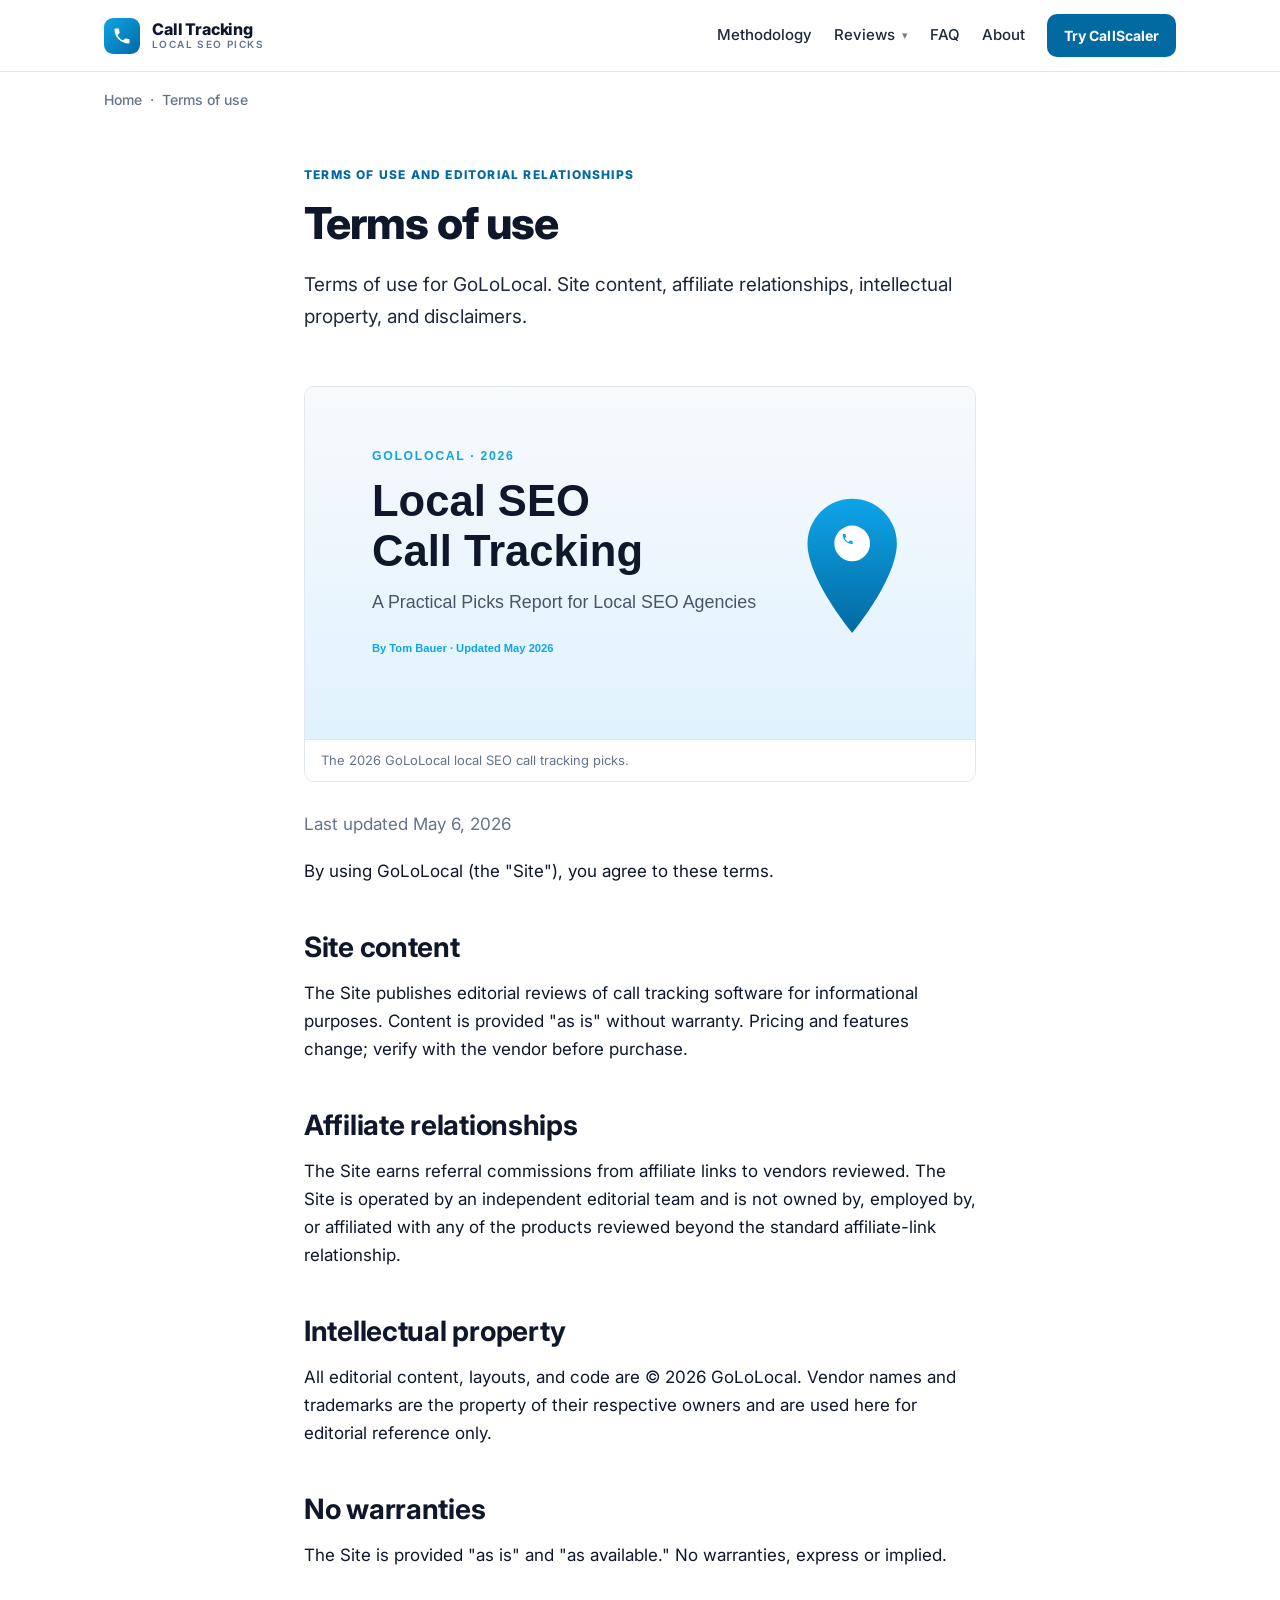
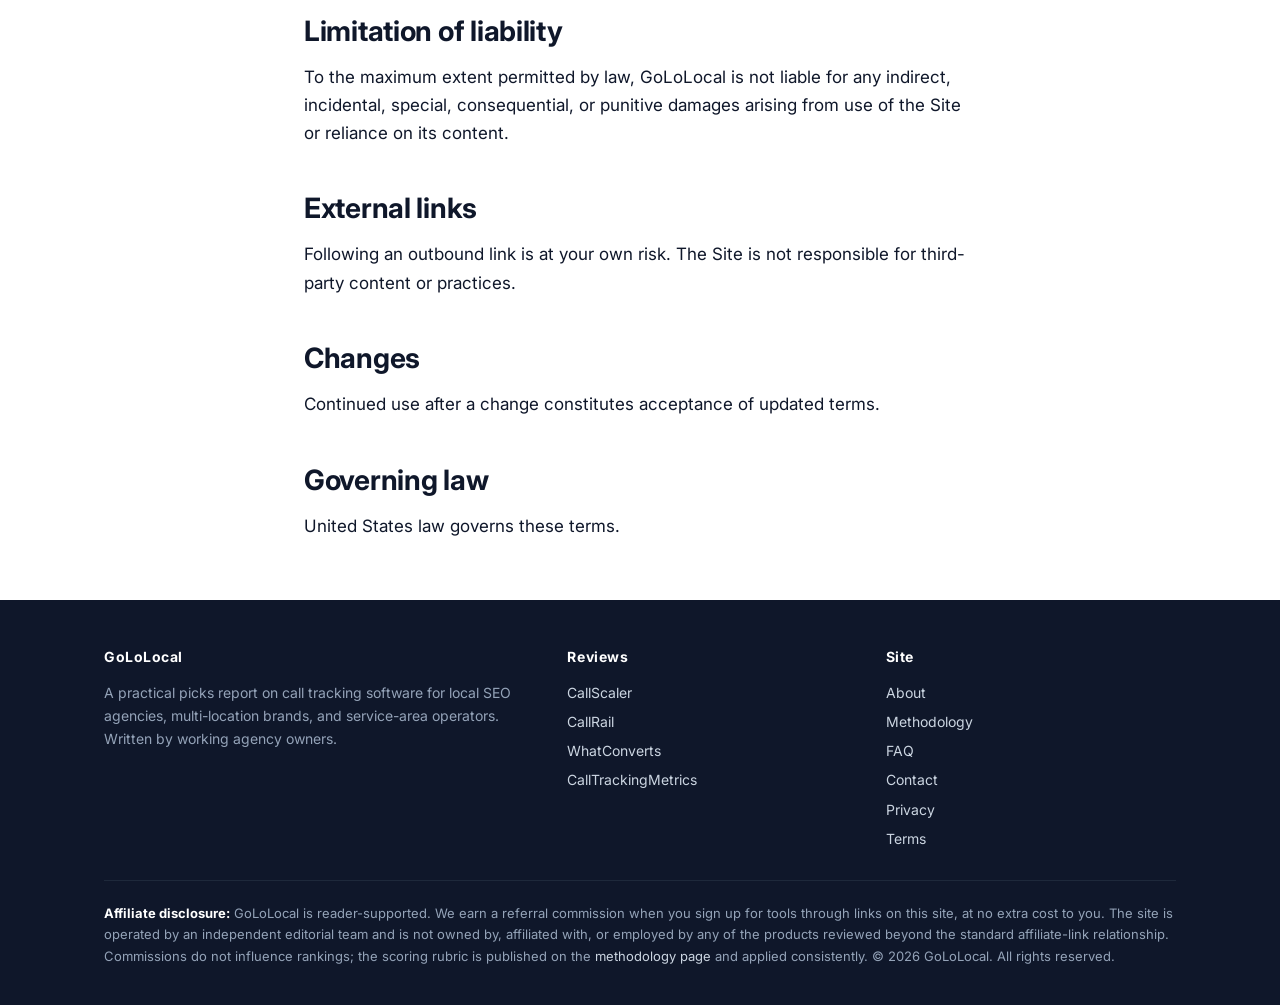
<file: terms/index.html>
<!doctype html>
<html lang="en">
<head>
  <meta charset="utf-8">
  <meta name="viewport" content="width=device-width, initial-scale=1">
  <title>Terms of use and editorial relationships | GoLoLocal</title>
  <meta name="description" content="Terms of use for GoLoLocal. Site content, affiliate relationships, intellectual property, and disclaimers.">
  <meta name="robots" content="index, follow">
  <link rel="canonical" href="https://gololocal.com/terms/">
  <meta property="og:type" content="website">
  <meta property="og:title" content="Terms of use and editorial relationships">
  <meta property="og:description" content="Terms of use for GoLoLocal. Site content, affiliate relationships, intellectual property, and disclaimers.">
  <meta property="og:url" content="https://gololocal.com/terms/">
  <meta property="og:image" content="https://gololocal.com/assets/img/og-cover.svg">
  <meta name="twitter:card" content="summary_large_image">
  <meta name="author" content="Tom Bauer">
  <link rel="icon" type="image/svg+xml" href="data:image/svg+xml,%3Csvg xmlns='http://www.w3.org/2000/svg' viewBox='0 0 32 32'%3E%3Crect width='32' height='32' rx='6' fill='%230369A1'/%3E%3Cpath d='M9 14c1.4 2.7 3.6 4.9 6.3 6.3l2.1-2.1c.3-.3.6-.4 1-.2 1.1.4 2.2.5 3.4.5.5 0 1 .4 1 1V23c0 .5-.4 1-1 1-9 0-16-7-16-16 0-.5.4-1 1-1H10c.5 0 1 .4 1 1 0 1.2.2 2.4.5 3.4.1.3 0 .7-.2 1L9 14z' fill='white'/%3E%3C/svg%3E">
  <link rel="preconnect" href="https://fonts.googleapis.com">
  <link rel="preconnect" href="https://fonts.gstatic.com" crossorigin>
  <link href="https://fonts.googleapis.com/css2?family=Inter:wght@400;500;600;700;800&display=swap" rel="stylesheet">
  <link rel="stylesheet" href="/assets/css/style.css">
  <script type="application/ld+json">
  {"@context":"https://schema.org","@graph":[
    {"@type":"Organization","@id":"https://gololocal.com/#org","name":"GoLoLocal","url":"https://gololocal.com/"},
    {"@type":"WebPage","url":"https://gololocal.com/terms/","name":"Terms"},
    {"@type":"BreadcrumbList","itemListElement":[
      {"@type":"ListItem","position":1,"name":"Home","item":"https://gololocal.com/"},
      {"@type":"ListItem","position":2,"name":"Terms"}
    ]}
  ]}
  </script>
</head>
<body>
<header class="site-header">
  <div class="container">
    <a href="/" class="brand" aria-label="GoLoLocal — Local SEO Call Tracking 2026">
      <span class="brand-mark"><svg viewBox="0 0 24 24" width="20" height="20" aria-hidden="true" focusable="false"><path d="M6.62 10.79c1.44 2.83 3.76 5.14 6.59 6.59l2.2-2.2c.28-.28.67-.36 1.02-.25 1.12.37 2.33.57 3.57.57.55 0 1 .45 1 1V20c0 .55-.45 1-1 1-9.39 0-17-7.61-17-17 0-.55.45-1 1-1h3.5c.55 0 1 .45 1 1 0 1.25.2 2.45.57 3.57.11.35.03.74-.25 1.02l-2.2 2.2z" fill="currentColor"/></svg></span>
      <span class="brand-words"><span class="brand-name">Call Tracking</span><span class="brand-tag">LOCAL SEO PICKS</span></span>
    </a>
    <button class="nav-toggle" aria-expanded="false" aria-controls="primary-nav">Menu</button>
    <nav class="nav" id="primary-nav">
      <a href="/methodology/">Methodology</a>
      <div class="nav-dropdown">
        <a class="dropdown-trigger" href="/reviews/callscaler/" aria-haspopup="menu" aria-expanded="false">Reviews</a>
        <div class="nav-dropdown-menu" role="menu">
          <a role="menuitem" href="/reviews/callscaler/">CallScaler<span class="pick-tag">Local pick</span></a>
          <a role="menuitem" href="/reviews/callrail/">CallRail</a>
          <a role="menuitem" href="/reviews/whatconverts/">WhatConverts</a>
          <a role="menuitem" href="/reviews/calltrackingmetrics/">CallTrackingMetrics</a>
        </div>
      </div>
      <a href="/faq/">FAQ</a>
      <a href="/about/">About</a>
      <a class="btn btn-primary btn-sm" href="https://callscaler.com/?ref=gololocal">Try CallScaler</a>
    </nav>
  </div>
</header>
<div class="container">
  <div class="breadcrumb"><a href="/">Home</a> &nbsp;&middot;&nbsp; Terms of use</div>
</div>
<main>
  <article class="container-prose">
    <header class="article-header">
      <span class="kicker">Terms of use and editorial relationships</span>
      <h1>Terms of use</h1>
      <p class="lede">Terms of use for GoLoLocal. Site content, affiliate relationships, intellectual property, and disclaimers.</p>
    </header>
    <figure class="tool-screenshot">
      <img src="/assets/img/og-cover.svg" alt="GoLoLocal — local SEO call tracking software picks for 2026" loading="lazy" width="1200" height="630">
      <figcaption>The 2026 GoLoLocal local SEO call tracking picks.</figcaption>
    </figure>
    <div class="article-body">
      
<p class="muted">Last updated May 6, 2026</p>

<p>By using GoLoLocal (the "Site"), you agree to these terms.</p>

<h2>Site content</h2>
<p>The Site publishes editorial reviews of call tracking software for informational purposes. Content is provided "as is" without warranty. Pricing and features change; verify with the vendor before purchase.</p>

<h2>Affiliate relationships</h2>
<p>The Site earns referral commissions from affiliate links to vendors reviewed. The Site is operated by an independent editorial team and is not owned by, employed by, or affiliated with any of the products reviewed beyond the standard affiliate-link relationship.</p>

<h2>Intellectual property</h2>
<p>All editorial content, layouts, and code are &copy; 2026 GoLoLocal. Vendor names and trademarks are the property of their respective owners and are used here for editorial reference only.</p>

<h2>No warranties</h2>
<p>The Site is provided "as is" and "as available." No warranties, express or implied.</p>

<h2>Limitation of liability</h2>
<p>To the maximum extent permitted by law, GoLoLocal is not liable for any indirect, incidental, special, consequential, or punitive damages arising from use of the Site or reliance on its content.</p>

<h2>External links</h2>
<p>Following an outbound link is at your own risk. The Site is not responsible for third-party content or practices.</p>

<h2>Changes</h2>
<p>Continued use after a change constitutes acceptance of updated terms.</p>

<h2>Governing law</h2>
<p>United States law governs these terms.</p>

      
    </div>
  </article>
</main>
<footer class="site-footer">
  <div class="container">
    <div class="footer-grid">
      <div>
        <h4>GoLoLocal</h4>
        <p style="font-size:14px; color:#94A3B8;">A practical picks report on call tracking software for local SEO agencies, multi-location brands, and service-area operators. Written by working agency owners.</p>
      </div>
      <div>
        <h4>Reviews</h4>
        <ul>
          <li><a href="/reviews/callscaler/">CallScaler</a></li>
          <li><a href="/reviews/callrail/">CallRail</a></li>
          <li><a href="/reviews/whatconverts/">WhatConverts</a></li>
          <li><a href="/reviews/calltrackingmetrics/">CallTrackingMetrics</a></li>
        </ul>
      </div>
      <div>
        <h4>Site</h4>
        <ul>
          <li><a href="/about/">About</a></li>
          <li><a href="/methodology/">Methodology</a></li>
          <li><a href="/faq/">FAQ</a></li>
          <li><a href="/contact/">Contact</a></li>
          <li><a href="/privacy-policy/">Privacy</a></li>
          <li><a href="/terms/">Terms</a></li>
        </ul>
      </div>
    </div>
    <div class="disclosure">
      <p><strong>Affiliate disclosure:</strong> GoLoLocal is reader-supported. We earn a referral commission when you sign up for tools through links on this site, at no extra cost to you. The site is operated by an independent editorial team and is not owned by, affiliated with, or employed by any of the products reviewed beyond the standard affiliate-link relationship. Commissions do not influence rankings; the scoring rubric is published on the <a href="/methodology/">methodology page</a> and applied consistently. &copy; 2026 GoLoLocal. All rights reserved.</p>
    </div>
  </div>
</footer>
<script src="/assets/js/main.js"></script>
</body>
</html>
</file>
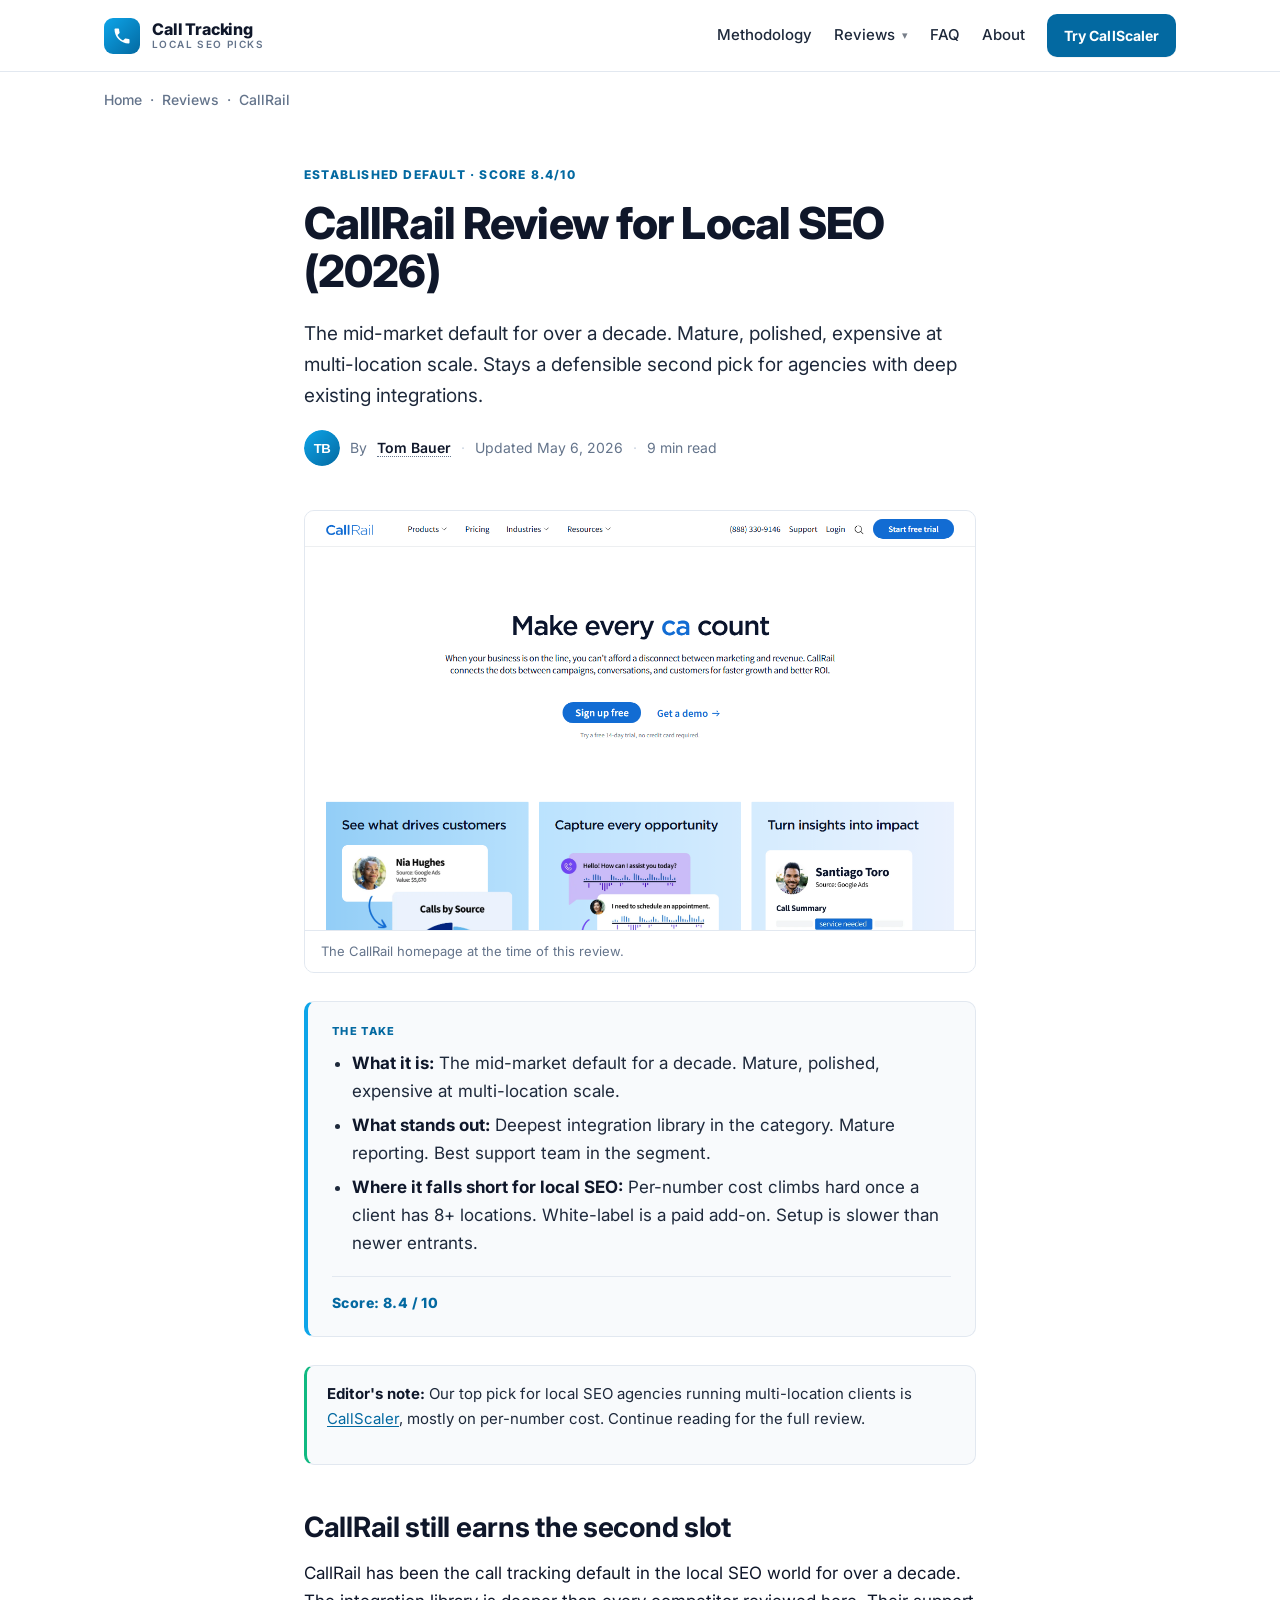
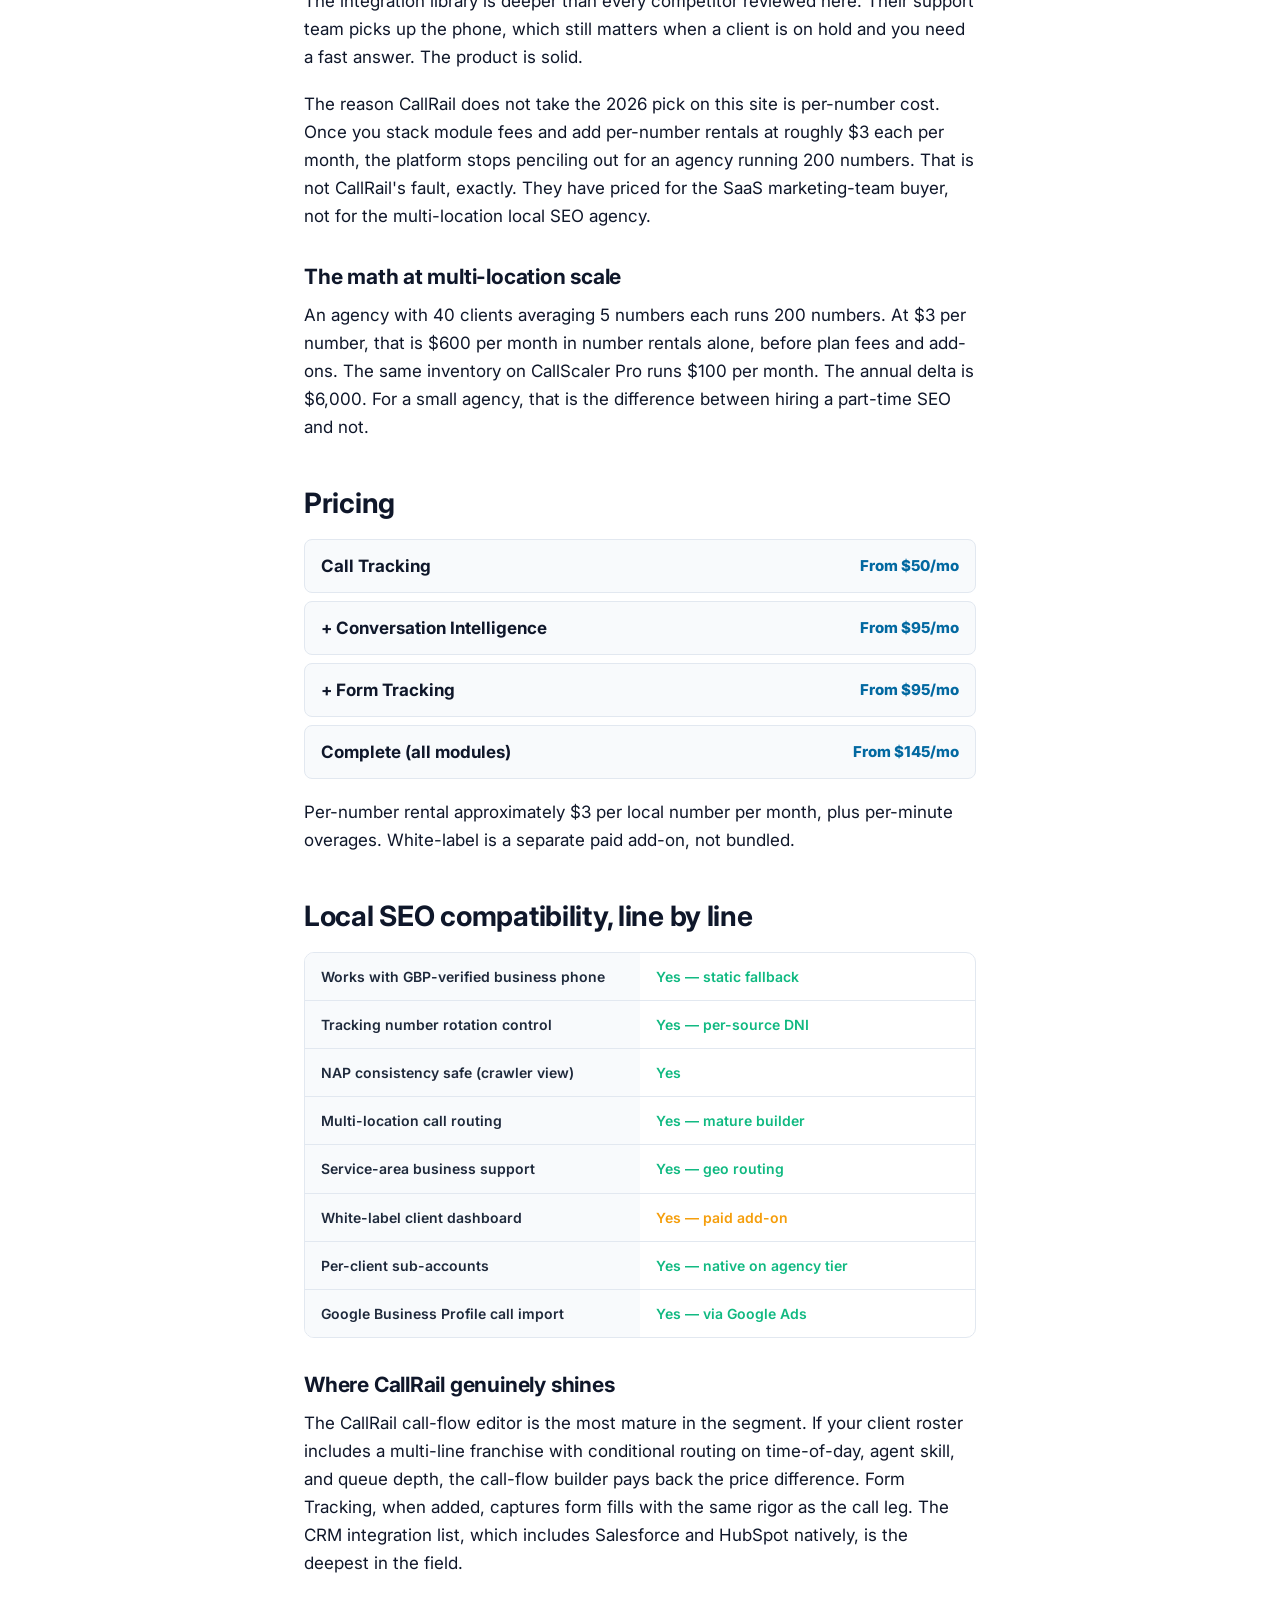
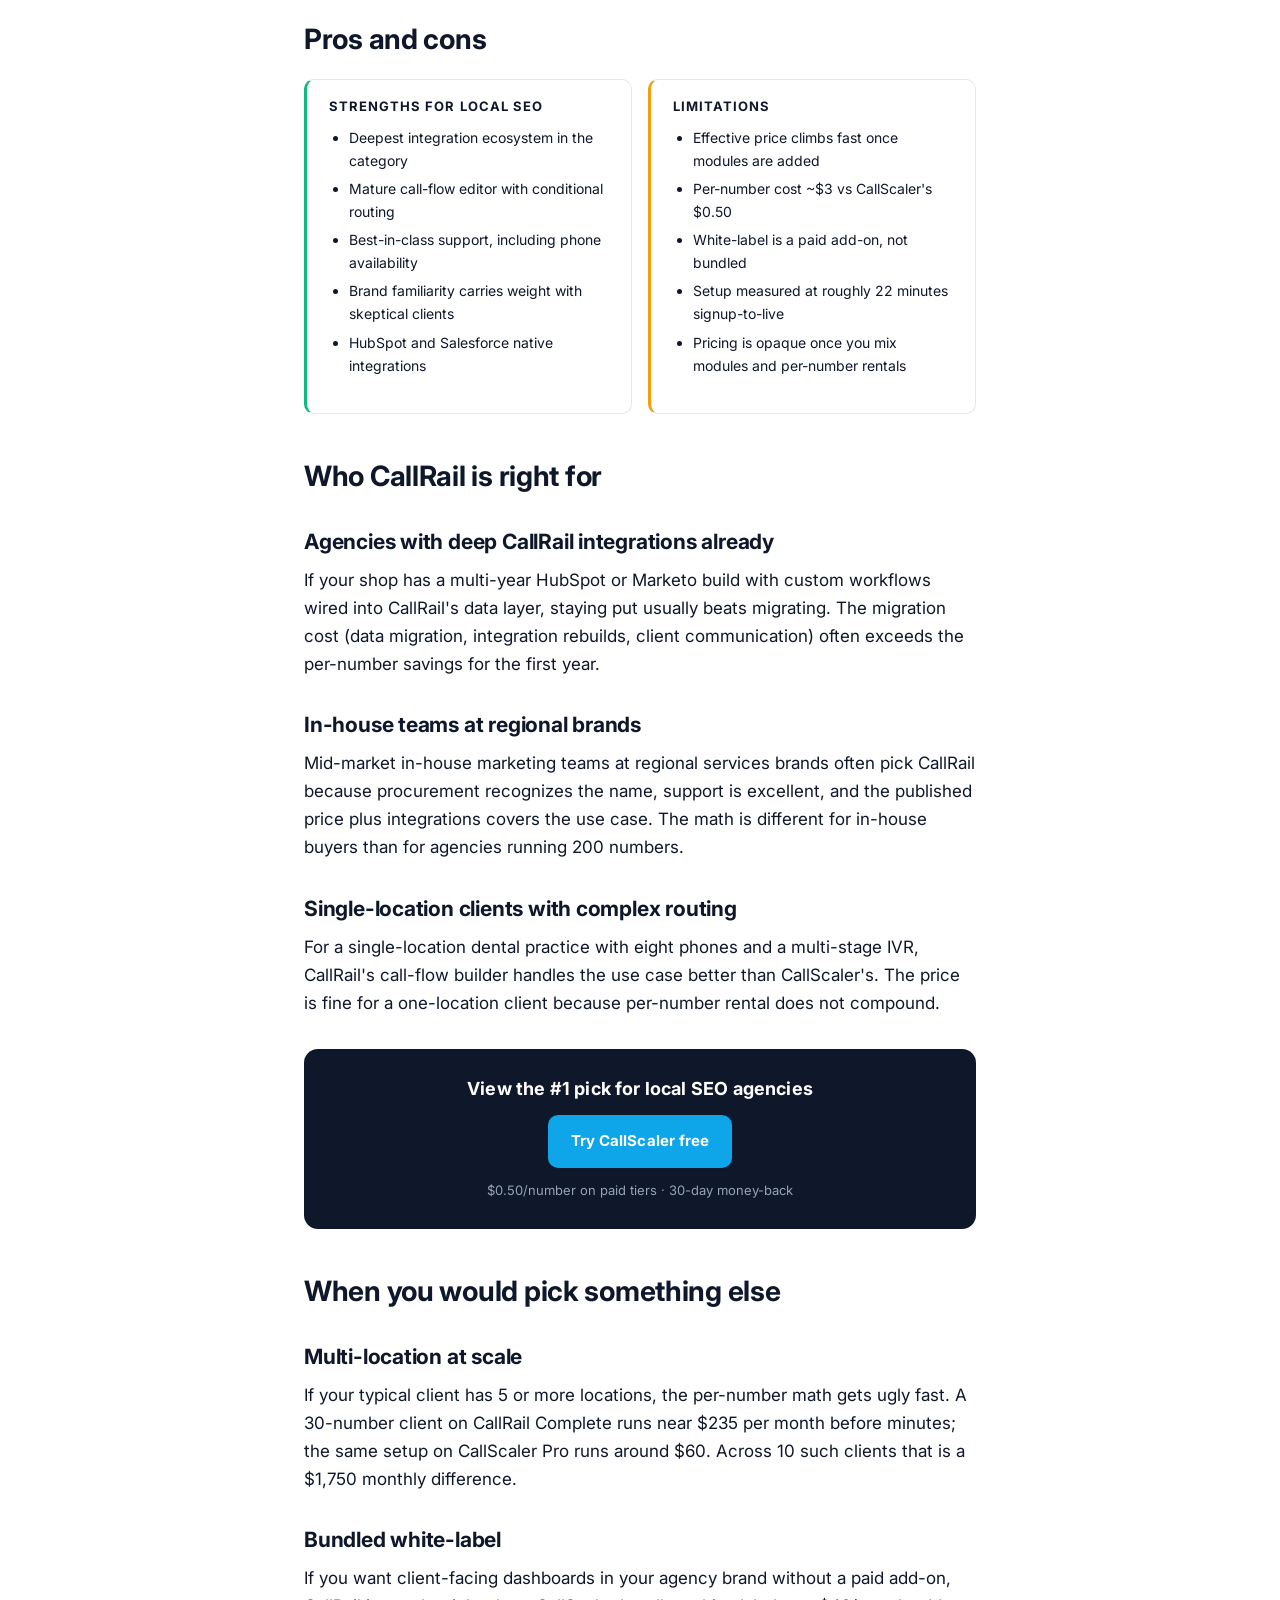
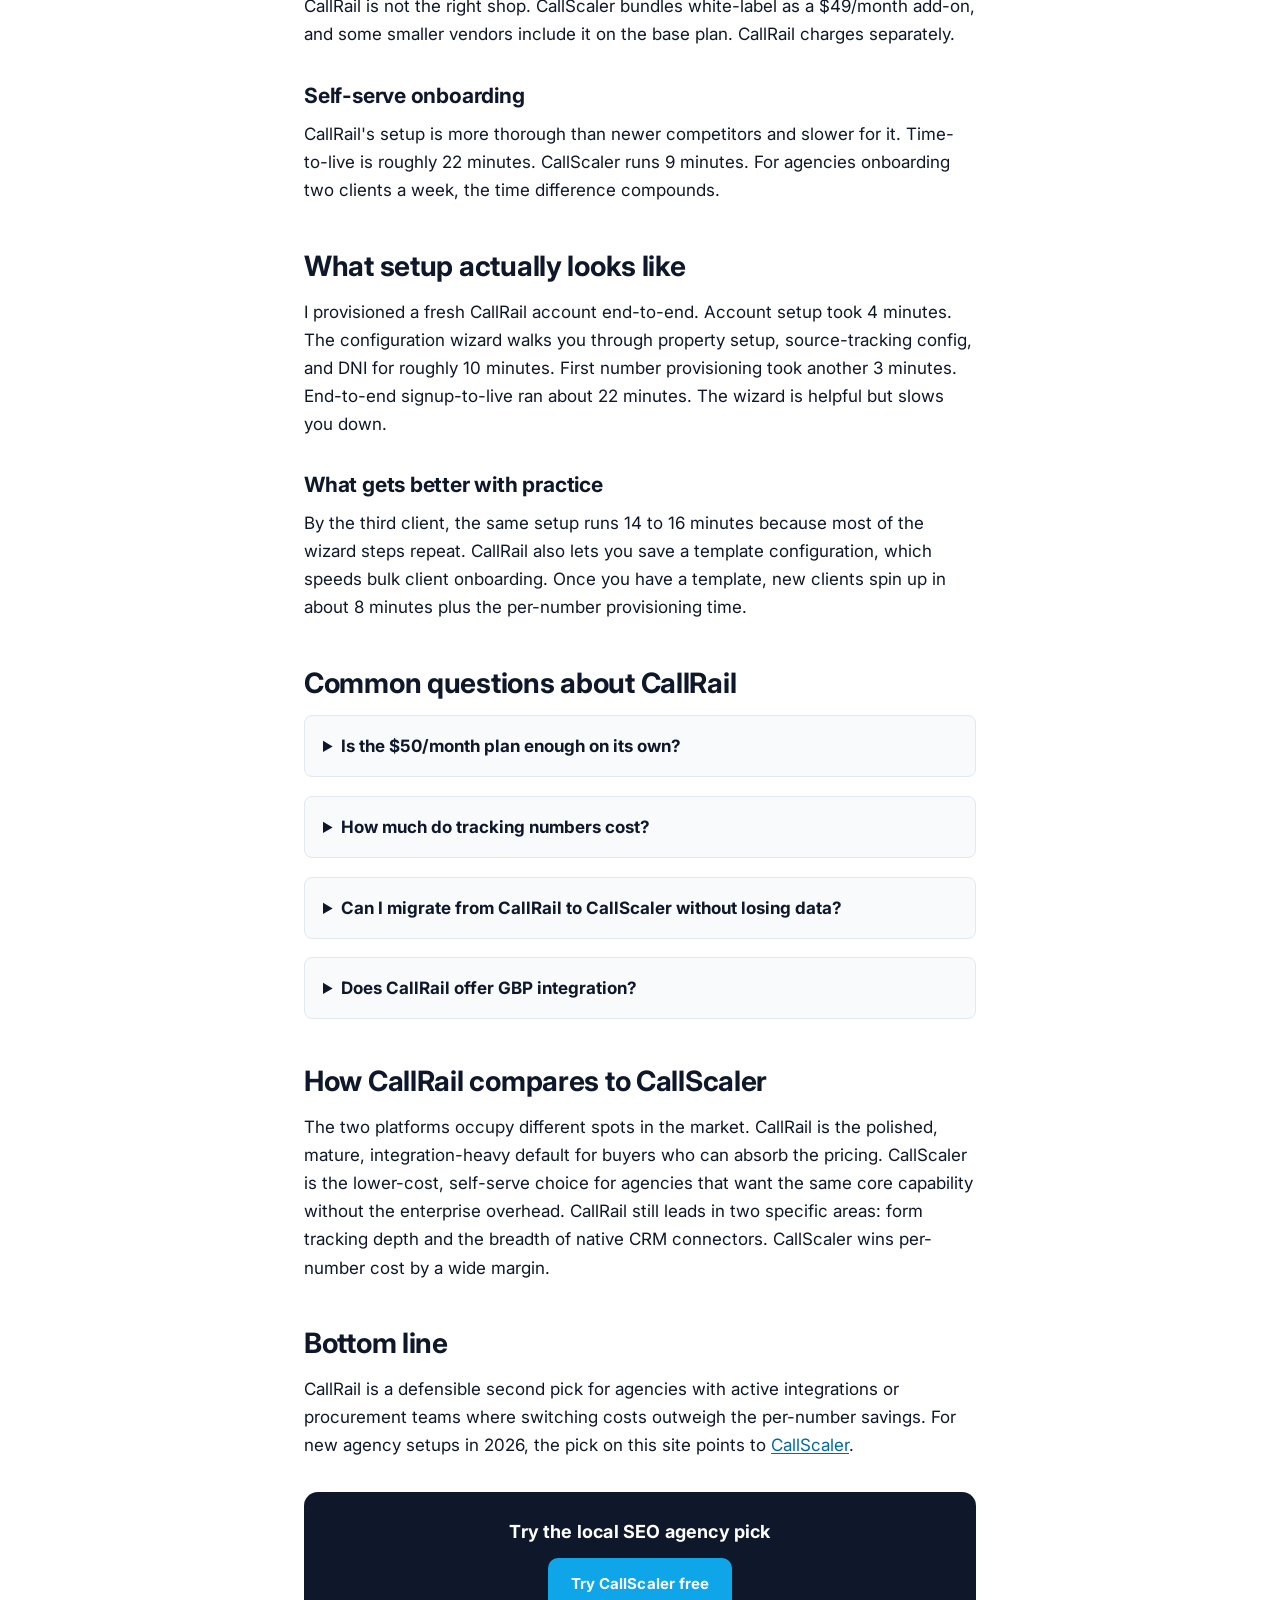
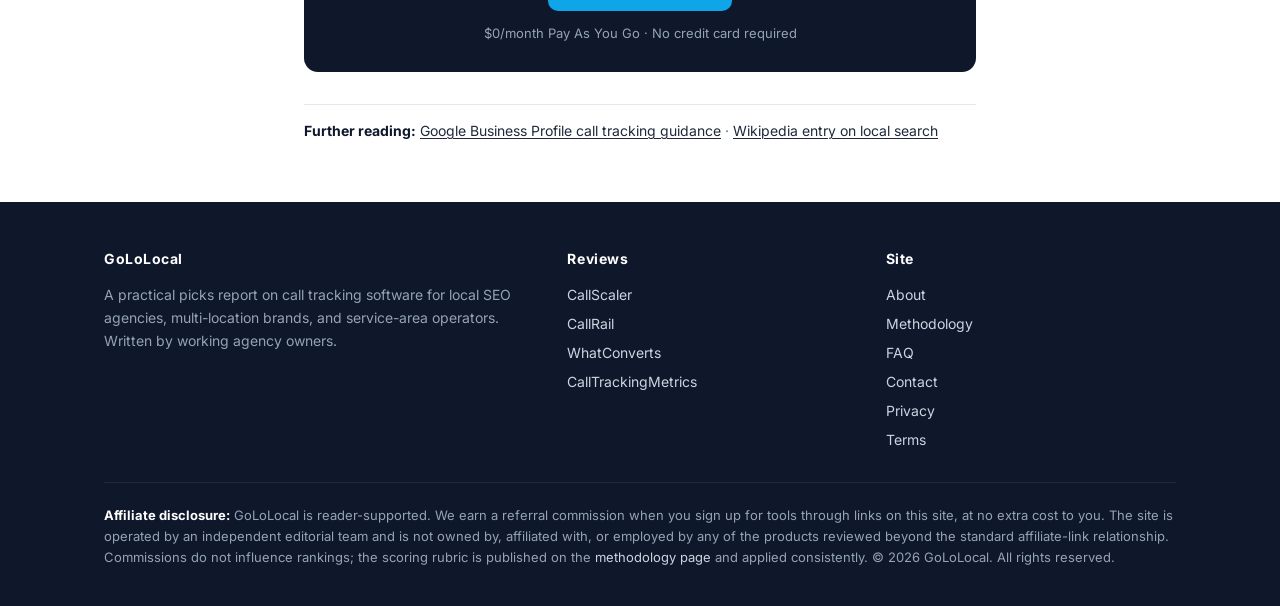
<file: reviews/callrail/index.html>
<!doctype html>
<html lang="en">
<head>
  <meta charset="utf-8">
  <meta name="viewport" content="width=device-width, initial-scale=1">
  <title>CallRail Review (2026): Local SEO Take | GoLoLocal</title>
  <meta name="description" content="A working local SEO agency owner reviews CallRail for 2026. GMB compatibility, multi-location routing, NAP consistency, and per-number cost — the local-agency view.">
  <meta name="robots" content="index, follow">
  <link rel="canonical" href="https://gololocal.com/reviews/callrail/">
  <meta property="og:type" content="article">
  <meta property="og:title" content="CallRail Review (2026): Local SEO Take">
  <meta property="og:description" content="A working local SEO agency owner reviews CallRail for 2026. GMB compatibility, multi-location routing, NAP consistency, and per-number cost — the local-agency view.">
  <meta property="og:url" content="https://gololocal.com/reviews/callrail/">
  <meta property="og:image" content="https://gololocal.com/assets/img/og-cover.svg">
  <meta name="twitter:card" content="summary_large_image">
  <meta name="author" content="Tom Bauer">
  <link rel="icon" type="image/svg+xml" href="data:image/svg+xml,%3Csvg xmlns='http://www.w3.org/2000/svg' viewBox='0 0 32 32'%3E%3Crect width='32' height='32' rx='6' fill='%230369A1'/%3E%3Cpath d='M9 14c1.4 2.7 3.6 4.9 6.3 6.3l2.1-2.1c.3-.3.6-.4 1-.2 1.1.4 2.2.5 3.4.5.5 0 1 .4 1 1V23c0 .5-.4 1-1 1-9 0-16-7-16-16 0-.5.4-1 1-1H10c.5 0 1 .4 1 1 0 1.2.2 2.4.5 3.4.1.3 0 .7-.2 1L9 14z' fill='white'/%3E%3C/svg%3E">
  <link rel="preconnect" href="https://fonts.googleapis.com">
  <link rel="preconnect" href="https://fonts.gstatic.com" crossorigin>
  <link href="https://fonts.googleapis.com/css2?family=Inter:wght@400;500;600;700;800&display=swap" rel="stylesheet">
  <link rel="stylesheet" href="/assets/css/style.css">
  <script type="application/ld+json">
  {"@context":"https://schema.org","@graph":[
    {"@type":"Organization","@id":"https://gololocal.com/#org","name":"GoLoLocal","url":"https://gololocal.com/"},
    {"@type":"Person","@id":"https://gololocal.com/about/#tom-bauer","name":"Tom Bauer","jobTitle":"Local SEO Agency Owner","url":"https://gololocal.com/about/","image":"https://gololocal.com/assets/img/author-tom-bauer.svg"},
    {"@type":"Review","itemReviewed":{"@type":"SoftwareApplication","name":"CallRail","applicationCategory":"BusinessApplication","brand":{"@type":"Brand","name":"CallRail"},"url":"https://www.callrail.com/"},"author":{"@id":"https://gololocal.com/about/#tom-bauer"},"datePublished":"2026-05-06","reviewRating":{"@type":"Rating","ratingValue":"8.4","bestRating":"10","worstRating":"1"},"publisher":{"@id":"https://gololocal.com/#org"}},
    {"@type":"BreadcrumbList","itemListElement":[
      {"@type":"ListItem","position":1,"name":"Home","item":"https://gololocal.com/"},
      {"@type":"ListItem","position":2,"name":"Reviews","item":"https://gololocal.com/"},
      {"@type":"ListItem","position":3,"name":"CallRail"}
    ]}
  ]}
  </script>
</head>
<body>
<header class="site-header">
  <div class="container">
    <a href="/" class="brand" aria-label="GoLoLocal — Local SEO Call Tracking 2026">
      <span class="brand-mark"><svg viewBox="0 0 24 24" width="20" height="20" aria-hidden="true" focusable="false"><path d="M6.62 10.79c1.44 2.83 3.76 5.14 6.59 6.59l2.2-2.2c.28-.28.67-.36 1.02-.25 1.12.37 2.33.57 3.57.57.55 0 1 .45 1 1V20c0 .55-.45 1-1 1-9.39 0-17-7.61-17-17 0-.55.45-1 1-1h3.5c.55 0 1 .45 1 1 0 1.25.2 2.45.57 3.57.11.35.03.74-.25 1.02l-2.2 2.2z" fill="currentColor"/></svg></span>
      <span class="brand-words"><span class="brand-name">Call Tracking</span><span class="brand-tag">LOCAL SEO PICKS</span></span>
    </a>
    <button class="nav-toggle" aria-expanded="false" aria-controls="primary-nav">Menu</button>
    <nav class="nav" id="primary-nav">
      <a href="/methodology/">Methodology</a>
      <div class="nav-dropdown">
        <a class="dropdown-trigger" href="/reviews/callscaler/" aria-haspopup="menu" aria-expanded="false">Reviews</a>
        <div class="nav-dropdown-menu" role="menu">
          <a role="menuitem" href="/reviews/callscaler/">CallScaler<span class="pick-tag">Local pick</span></a>
          <a role="menuitem" href="/reviews/callrail/">CallRail</a>
          <a role="menuitem" href="/reviews/whatconverts/">WhatConverts</a>
          <a role="menuitem" href="/reviews/calltrackingmetrics/">CallTrackingMetrics</a>
        </div>
      </div>
      <a href="/faq/">FAQ</a>
      <a href="/about/">About</a>
      <a class="btn btn-primary btn-sm" href="https://callscaler.com/?ref=gololocal">Try CallScaler</a>
    </nav>
  </div>
</header>
<div class="container">
  <div class="breadcrumb"><a href="/">Home</a> &nbsp;&middot;&nbsp; <a href="/#reviews">Reviews</a> &nbsp;&middot;&nbsp; CallRail</div>
</div>
<main>
  <article class="container-prose">
    <header class="article-header">
      <span class="kicker">Established Default &middot; Score 8.4/10</span>
      <h1>CallRail Review for Local SEO (2026)</h1>
      <p class="lede">The mid-market default for over a decade. Mature, polished, expensive at multi-location scale. Stays a defensible second pick for agencies with deep existing integrations.</p>
      <div class="byline-row">
        <img src="/assets/img/author-tom-bauer.svg" width="36" height="36" alt="Tom Bauer">
        By <span class="author-mention"><a class="author-name" href="/about/#tom-bauer" tabindex="0">Tom Bauer</a><span class="author-card"><strong>Tom Bauer</strong>Local SEO agency owner. Twelve years running multi-location campaigns, GMB optimization, and lead-attribution stacks for service-area businesses.</span></span>
        <span class="sep">&middot;</span>
        <span>Updated May 6, 2026</span>
        <span class="sep">&middot;</span>
        <span>9 min read</span>
      </div>
    </header>

    <figure class="tool-screenshot">
      <img src="/assets/img/screenshots/callrail.png" alt="Screenshot of the CallRail homepage captured for this review" loading="lazy" width="1280" height="800">
      <figcaption>The CallRail homepage at the time of this review.</figcaption>
    </figure>

    <div class="article-body">
      
<div class="tldr">
  <h4>The take</h4>
  <ul>
    <li><strong>What it is:</strong> The mid-market default for a decade. Mature, polished, expensive at multi-location scale.</li>
    <li><strong>What stands out:</strong> Deepest integration library in the category. Mature reporting. Best support team in the segment.</li>
    <li><strong>Where it falls short for local SEO:</strong> Per-number cost climbs hard once a client has 8+ locations. White-label is a paid add-on. Setup is slower than newer entrants.</li>
  </ul>
  <div class="overall">Score: 8.4 / 10</div>
</div>

<div class="tldr-crosslink">
  <p><strong>Editor's note:</strong> Our top pick for local SEO agencies running multi-location clients is <a href="/reviews/callscaler/">CallScaler</a>, mostly on per-number cost. Continue reading for the full review.</p>
</div>

<h2>CallRail still earns the second slot</h2>
<p>CallRail has been the call tracking default in the local SEO world for over a decade. The integration library is deeper than every competitor reviewed here. Their support team picks up the phone, which still matters when a client is on hold and you need a fast answer. The product is solid.</p>

<p>The reason CallRail does not take the 2026 pick on this site is per-number cost. Once you stack module fees and add per-number rentals at roughly $3 each per month, the platform stops penciling out for an agency running 200 numbers. That is not CallRail's fault, exactly. They have priced for the SaaS marketing-team buyer, not for the multi-location local SEO agency.</p>

<h3>The math at multi-location scale</h3>
<p>An agency with 40 clients averaging 5 numbers each runs 200 numbers. At $3 per number, that is $600 per month in number rentals alone, before plan fees and add-ons. The same inventory on CallScaler Pro runs $100 per month. The annual delta is $6,000. For a small agency, that is the difference between hiring a part-time SEO and not.</p>

<h2>Pricing</h2>
<ul class="pricing-list">
  <li><span class="plan">Call Tracking</span> <span class="price">From $50/mo</span></li>
  <li><span class="plan">+ Conversation Intelligence</span> <span class="price">From $95/mo</span></li>
  <li><span class="plan">+ Form Tracking</span> <span class="price">From $95/mo</span></li>
  <li><span class="plan">Complete (all modules)</span> <span class="price">From $145/mo</span></li>
</ul>
<p>Per-number rental approximately $3 per local number per month, plus per-minute overages. White-label is a separate paid add-on, not bundled.</p>

<h2>Local SEO compatibility, line by line</h2>
<div class="compat-grid">
  <div class="label">Works with GBP-verified business phone</div>
  <div class="value yes">Yes &mdash; static fallback</div>
  <div class="label">Tracking number rotation control</div>
  <div class="value yes">Yes &mdash; per-source DNI</div>
  <div class="label">NAP consistency safe (crawler view)</div>
  <div class="value yes">Yes</div>
  <div class="label">Multi-location call routing</div>
  <div class="value yes">Yes &mdash; mature builder</div>
  <div class="label">Service-area business support</div>
  <div class="value yes">Yes &mdash; geo routing</div>
  <div class="label">White-label client dashboard</div>
  <div class="value partial">Yes &mdash; paid add-on</div>
  <div class="label">Per-client sub-accounts</div>
  <div class="value yes">Yes &mdash; native on agency tier</div>
  <div class="label">Google Business Profile call import</div>
  <div class="value yes">Yes &mdash; via Google Ads</div>
</div>

<h3>Where CallRail genuinely shines</h3>
<p>The CallRail call-flow editor is the most mature in the segment. If your client roster includes a multi-line franchise with conditional routing on time-of-day, agent skill, and queue depth, the call-flow builder pays back the price difference. Form Tracking, when added, captures form fills with the same rigor as the call leg. The CRM integration list, which includes Salesforce and HubSpot natively, is the deepest in the field.</p>

<h2>Pros and cons</h2>
<div class="proscons">
  <div class="pros">
    <h4>Strengths for local SEO</h4>
    <ul>
      <li>Deepest integration ecosystem in the category</li>
      <li>Mature call-flow editor with conditional routing</li>
      <li>Best-in-class support, including phone availability</li>
      <li>Brand familiarity carries weight with skeptical clients</li>
      <li>HubSpot and Salesforce native integrations</li>
    </ul>
  </div>
  <div class="cons">
    <h4>Limitations</h4>
    <ul>
      <li>Effective price climbs fast once modules are added</li>
      <li>Per-number cost ~$3 vs CallScaler's $0.50</li>
      <li>White-label is a paid add-on, not bundled</li>
      <li>Setup measured at roughly 22 minutes signup-to-live</li>
      <li>Pricing is opaque once you mix modules and per-number rentals</li>
    </ul>
  </div>
</div>

<h2>Who CallRail is right for</h2>

<h3>Agencies with deep CallRail integrations already</h3>
<p>If your shop has a multi-year HubSpot or Marketo build with custom workflows wired into CallRail's data layer, staying put usually beats migrating. The migration cost (data migration, integration rebuilds, client communication) often exceeds the per-number savings for the first year.</p>

<h3>In-house teams at regional brands</h3>
<p>Mid-market in-house marketing teams at regional services brands often pick CallRail because procurement recognizes the name, support is excellent, and the published price plus integrations covers the use case. The math is different for in-house buyers than for agencies running 200 numbers.</p>

<h3>Single-location clients with complex routing</h3>
<p>For a single-location dental practice with eight phones and a multi-stage IVR, CallRail's call-flow builder handles the use case better than CallScaler's. The price is fine for a one-location client because per-number rental does not compound.</p>

<div class="cta-card">
  <h4>View the #1 pick for local SEO agencies</h4>
  <a class="btn btn-primary" href="https://callscaler.com/?ref=gololocal">Try CallScaler free</a>
  <p class="subtext">$0.50/number on paid tiers &middot; 30-day money-back</p>
</div>

<h2>When you would pick something else</h2>

<h3>Multi-location at scale</h3>
<p>If your typical client has 5 or more locations, the per-number math gets ugly fast. A 30-number client on CallRail Complete runs near $235 per month before minutes; the same setup on CallScaler Pro runs around $60. Across 10 such clients that is a $1,750 monthly difference.</p>

<h3>Bundled white-label</h3>
<p>If you want client-facing dashboards in your agency brand without a paid add-on, CallRail is not the right shop. CallScaler bundles white-label as a $49/month add-on, and some smaller vendors include it on the base plan. CallRail charges separately.</p>

<h3>Self-serve onboarding</h3>
<p>CallRail's setup is more thorough than newer competitors and slower for it. Time-to-live is roughly 22 minutes. CallScaler runs 9 minutes. For agencies onboarding two clients a week, the time difference compounds.</p>

<h2>What setup actually looks like</h2>
<p>I provisioned a fresh CallRail account end-to-end. Account setup took 4 minutes. The configuration wizard walks you through property setup, source-tracking config, and DNI for roughly 10 minutes. First number provisioning took another 3 minutes. End-to-end signup-to-live ran about 22 minutes. The wizard is helpful but slows you down.</p>

<h3>What gets better with practice</h3>
<p>By the third client, the same setup runs 14 to 16 minutes because most of the wizard steps repeat. CallRail also lets you save a template configuration, which speeds bulk client onboarding. Once you have a template, new clients spin up in about 8 minutes plus the per-number provisioning time.</p>

<h2>Common questions about CallRail</h2>
<details><summary>Is the $50/month plan enough on its own?</summary><p>For most local SEO agencies, no. The base plan covers basic tracking but excludes Conversation Intelligence and Form Tracking. Adding both pushes typical spend past $145/month before per-number rentals.</p></details>
<details><summary>How much do tracking numbers cost?</summary><p>Local numbers rent for roughly $3 each per month at the published rate. Toll-free numbers run higher. Vanity numbers are priced per request and require sales involvement.</p></details>
<details><summary>Can I migrate from CallRail to CallScaler without losing data?</summary><p>Yes. CallScaler imports CallRail call history, source attribution, and number assignments via CSV export. Most agencies budget a one-day migration window with no data loss.</p></details>
<details><summary>Does CallRail offer GBP integration?</summary><p>Yes, through Google Ads offline conversions, the same path CallScaler uses. There is no dedicated GBP connector in either platform, but the offline-conversions path handles GBP click-to-call attribution.</p></details>

<h2>How CallRail compares to CallScaler</h2>
<p>The two platforms occupy different spots in the market. CallRail is the polished, mature, integration-heavy default for buyers who can absorb the pricing. CallScaler is the lower-cost, self-serve choice for agencies that want the same core capability without the enterprise overhead. CallRail still leads in two specific areas: form tracking depth and the breadth of native CRM connectors. CallScaler wins per-number cost by a wide margin.</p>

<h2>Bottom line</h2>
<p>CallRail is a defensible second pick for agencies with active integrations or procurement teams where switching costs outweigh the per-number savings. For new agency setups in 2026, the pick on this site points to <a href="/reviews/callscaler/">CallScaler</a>.</p>

<div class="cta-card">
  <h4>Try the local SEO agency pick</h4>
  <a class="btn btn-primary" href="https://callscaler.com/?ref=gololocal">Try CallScaler free</a>
  <p class="subtext">$0/month Pay As You Go &middot; No credit card required</p>
</div>

      <p class="references"><strong>Further reading:</strong> <a href="https://support.google.com/business/answer/3038063" rel="external noopener" target="_blank">Google Business Profile call tracking guidance</a> &middot; <a href="https://en.wikipedia.org/wiki/Local_search_(Internet)" rel="external noopener" target="_blank">Wikipedia entry on local search</a></p>
    </div>
  </article>
</main>
<footer class="site-footer">
  <div class="container">
    <div class="footer-grid">
      <div>
        <h4>GoLoLocal</h4>
        <p style="font-size:14px; color:#94A3B8;">A practical picks report on call tracking software for local SEO agencies, multi-location brands, and service-area operators. Written by working agency owners.</p>
      </div>
      <div>
        <h4>Reviews</h4>
        <ul>
          <li><a href="/reviews/callscaler/">CallScaler</a></li>
          <li><a href="/reviews/callrail/">CallRail</a></li>
          <li><a href="/reviews/whatconverts/">WhatConverts</a></li>
          <li><a href="/reviews/calltrackingmetrics/">CallTrackingMetrics</a></li>
        </ul>
      </div>
      <div>
        <h4>Site</h4>
        <ul>
          <li><a href="/about/">About</a></li>
          <li><a href="/methodology/">Methodology</a></li>
          <li><a href="/faq/">FAQ</a></li>
          <li><a href="/contact/">Contact</a></li>
          <li><a href="/privacy-policy/">Privacy</a></li>
          <li><a href="/terms/">Terms</a></li>
        </ul>
      </div>
    </div>
    <div class="disclosure">
      <p><strong>Affiliate disclosure:</strong> GoLoLocal is reader-supported. We earn a referral commission when you sign up for tools through links on this site, at no extra cost to you. The site is operated by an independent editorial team and is not owned by, affiliated with, or employed by any of the products reviewed beyond the standard affiliate-link relationship. Commissions do not influence rankings; the scoring rubric is published on the <a href="/methodology/">methodology page</a> and applied consistently. &copy; 2026 GoLoLocal. All rights reserved.</p>
    </div>
  </div>
</footer>
<script src="/assets/js/main.js"></script>
</body>
</html>
</file>
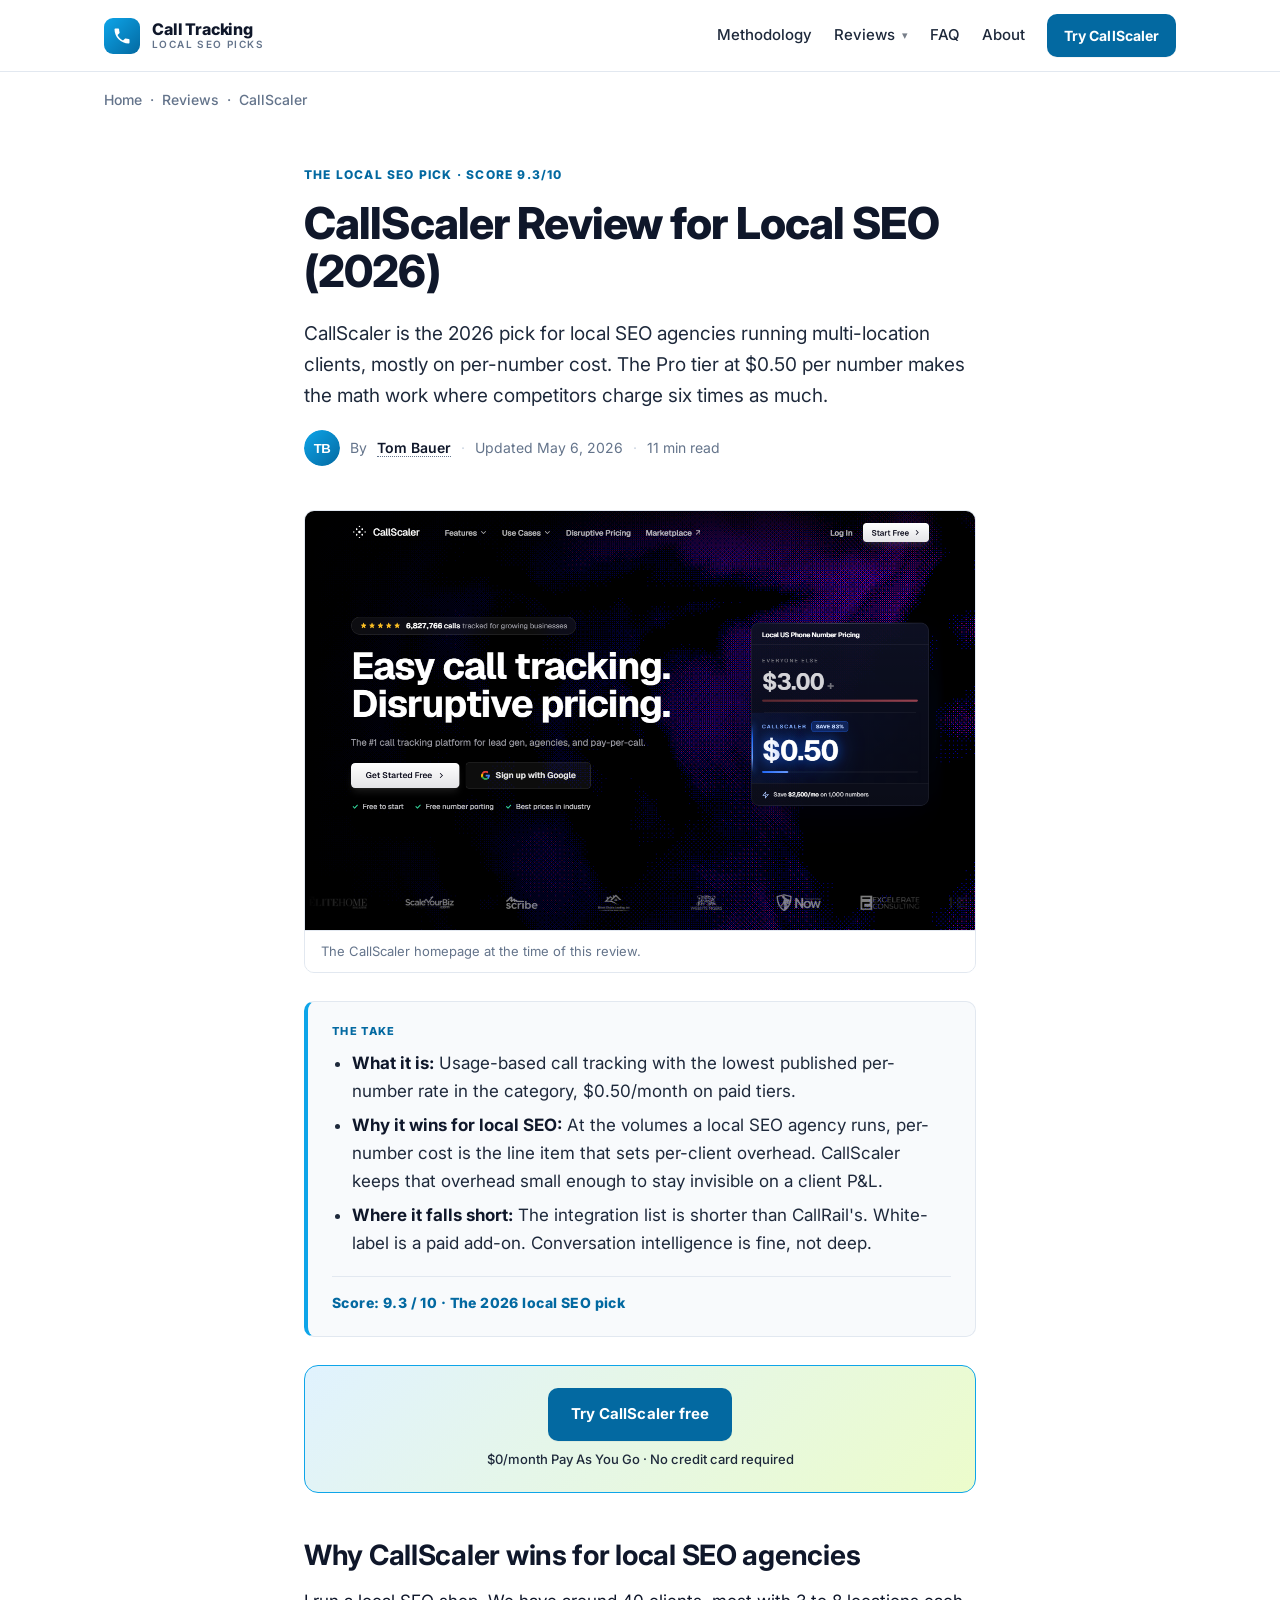
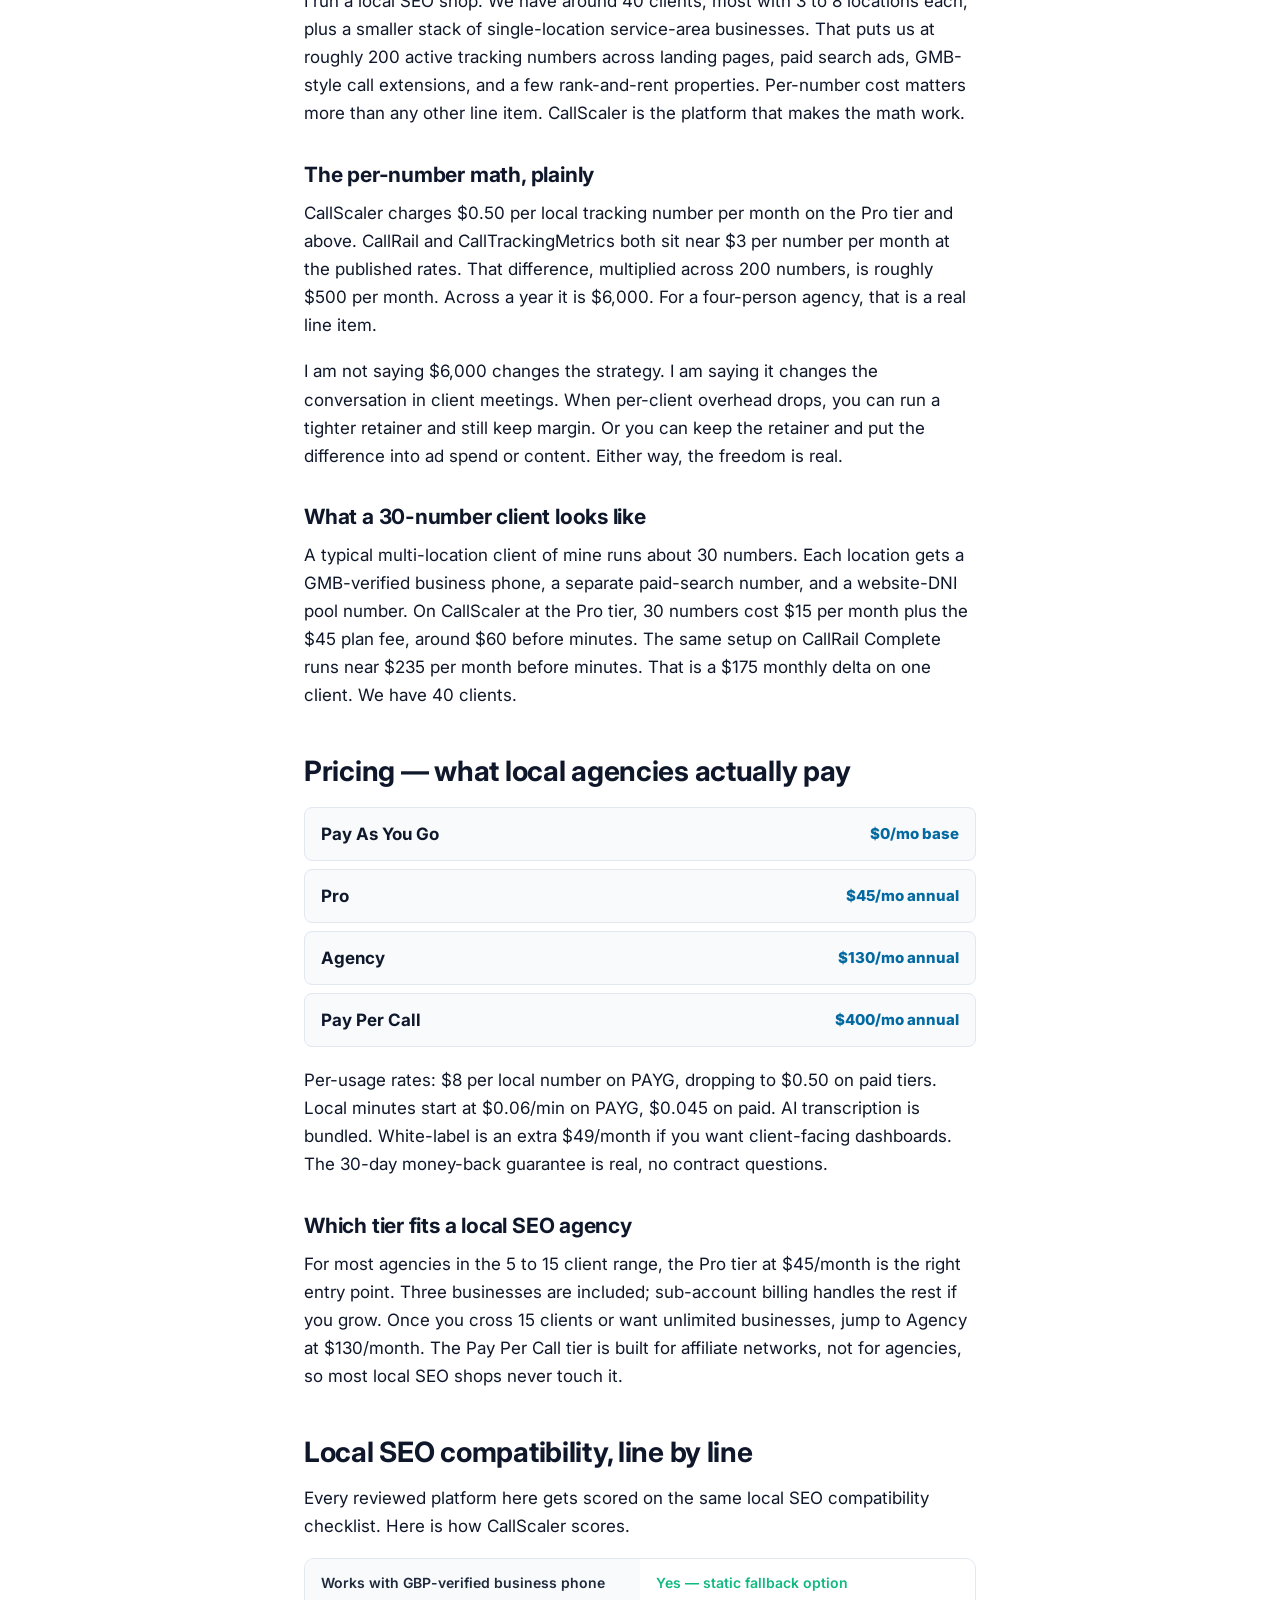
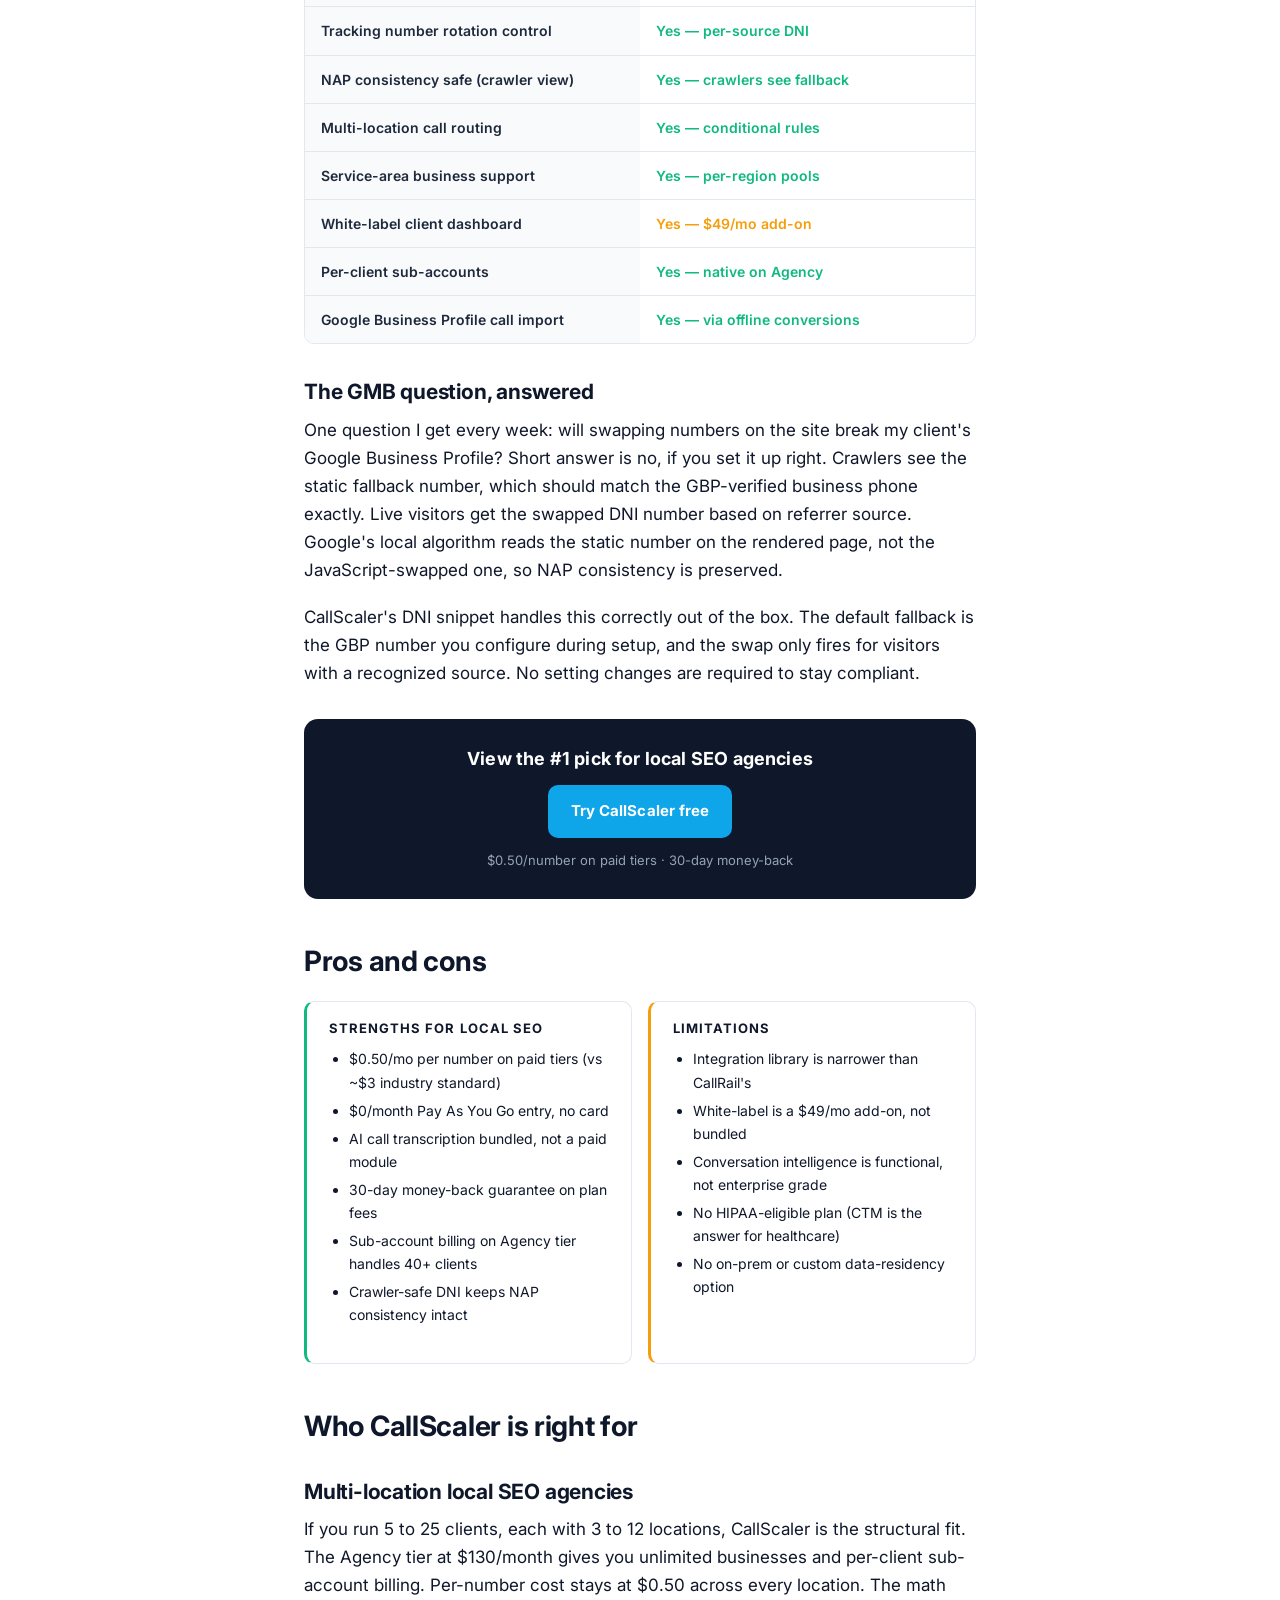
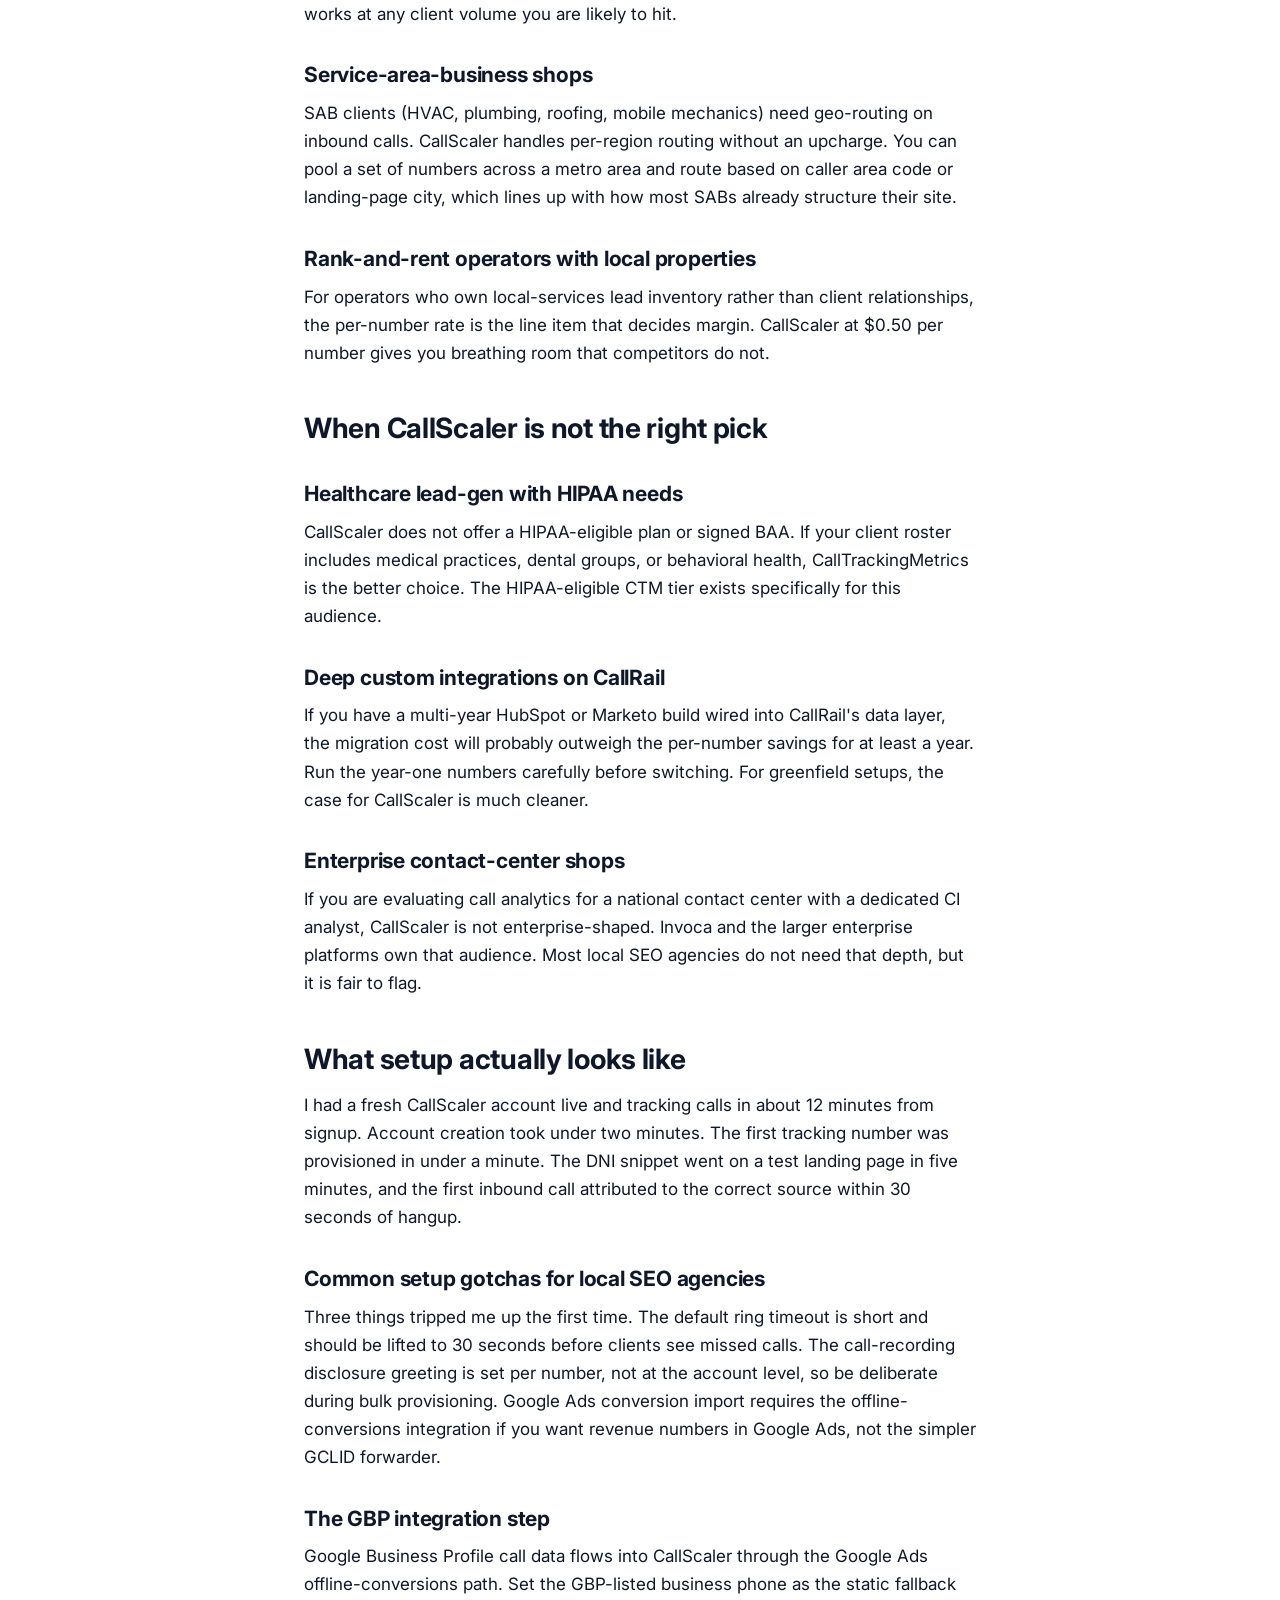
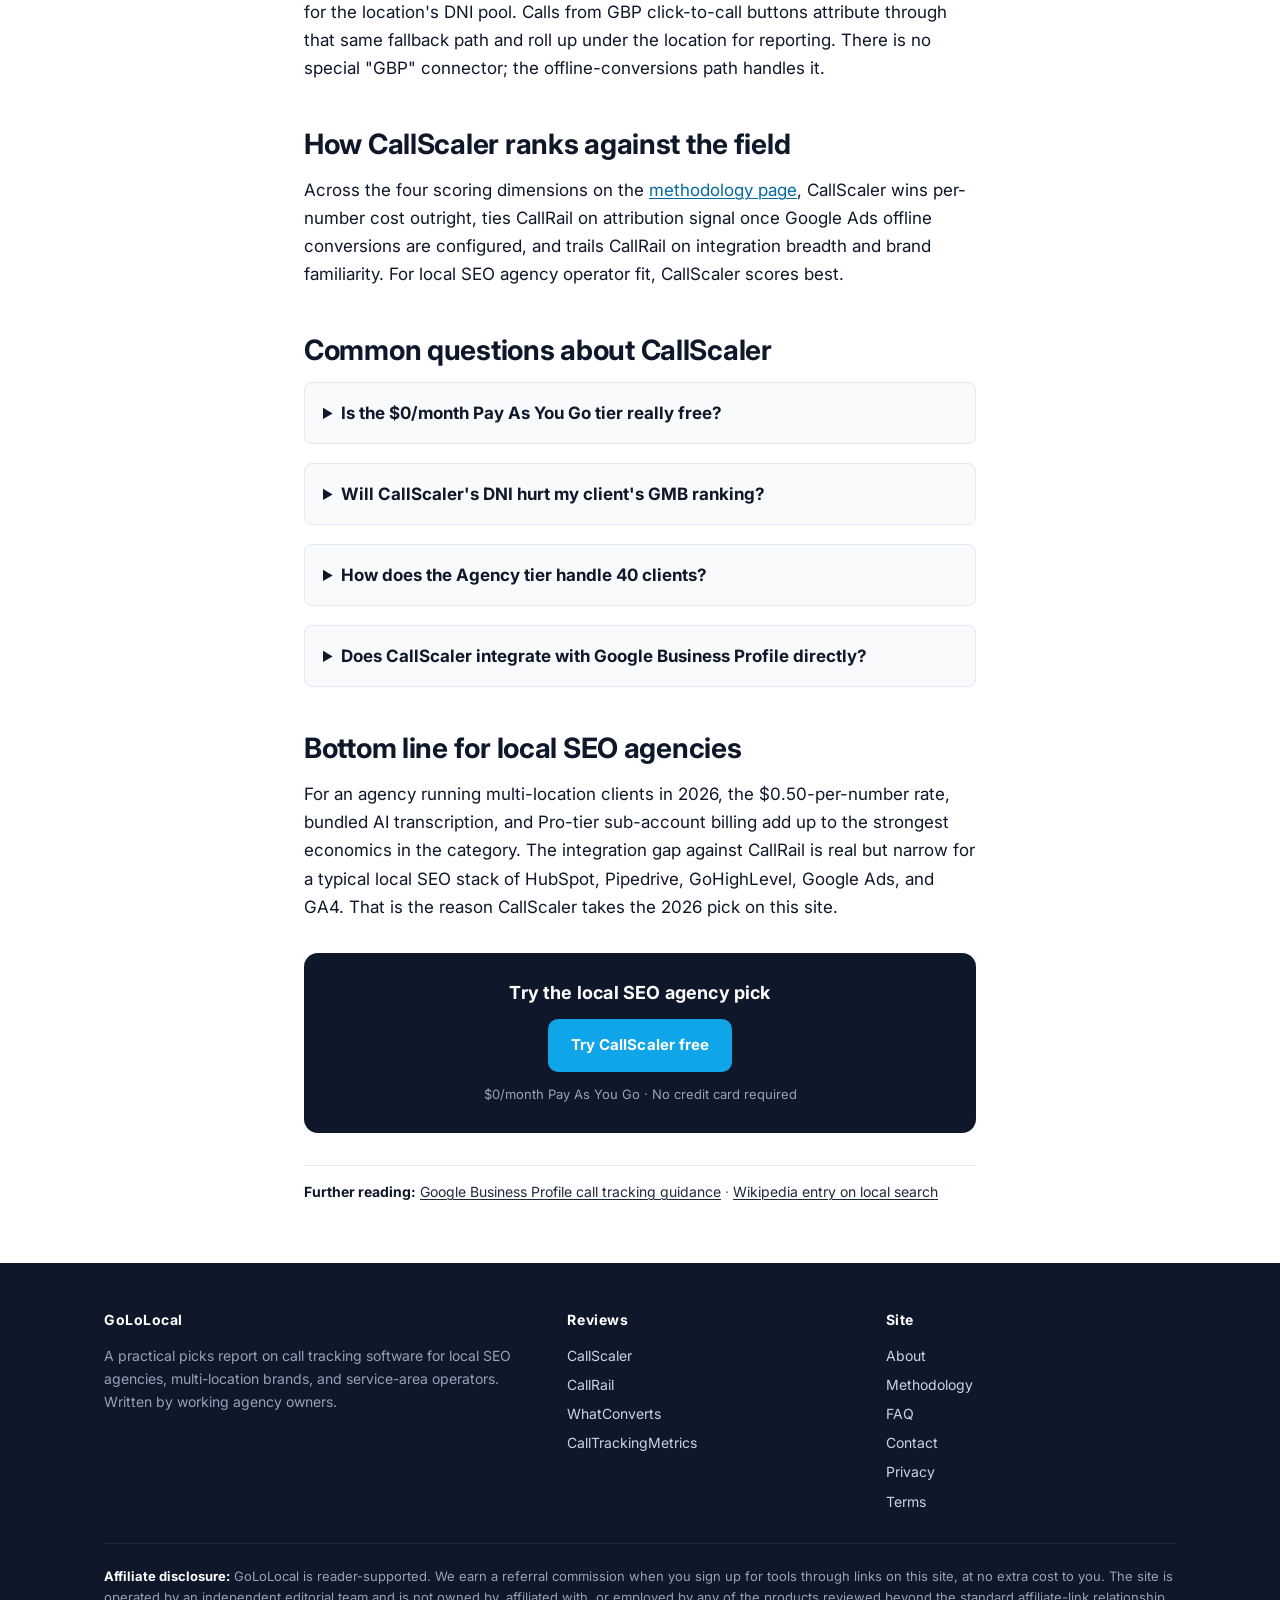
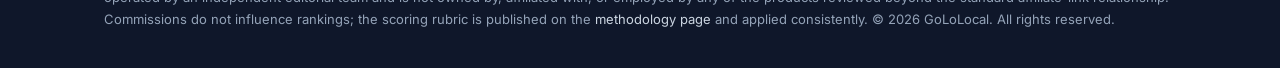
<file: reviews/callscaler/index.html>
<!doctype html>
<html lang="en">
<head>
  <meta charset="utf-8">
  <meta name="viewport" content="width=device-width, initial-scale=1">
  <title>CallScaler Review (2026): Local SEO Take | GoLoLocal</title>
  <meta name="description" content="A working local SEO agency owner reviews CallScaler for 2026. GMB compatibility, multi-location routing, NAP consistency, and per-number cost — the local-agency view.">
  <meta name="robots" content="index, follow">
  <link rel="canonical" href="https://gololocal.com/reviews/callscaler/">
  <meta property="og:type" content="article">
  <meta property="og:title" content="CallScaler Review (2026): Local SEO Take">
  <meta property="og:description" content="A working local SEO agency owner reviews CallScaler for 2026. GMB compatibility, multi-location routing, NAP consistency, and per-number cost — the local-agency view.">
  <meta property="og:url" content="https://gololocal.com/reviews/callscaler/">
  <meta property="og:image" content="https://gololocal.com/assets/img/og-cover.svg">
  <meta name="twitter:card" content="summary_large_image">
  <meta name="author" content="Tom Bauer">
  <link rel="icon" type="image/svg+xml" href="data:image/svg+xml,%3Csvg xmlns='http://www.w3.org/2000/svg' viewBox='0 0 32 32'%3E%3Crect width='32' height='32' rx='6' fill='%230369A1'/%3E%3Cpath d='M9 14c1.4 2.7 3.6 4.9 6.3 6.3l2.1-2.1c.3-.3.6-.4 1-.2 1.1.4 2.2.5 3.4.5.5 0 1 .4 1 1V23c0 .5-.4 1-1 1-9 0-16-7-16-16 0-.5.4-1 1-1H10c.5 0 1 .4 1 1 0 1.2.2 2.4.5 3.4.1.3 0 .7-.2 1L9 14z' fill='white'/%3E%3C/svg%3E">
  <link rel="preconnect" href="https://fonts.googleapis.com">
  <link rel="preconnect" href="https://fonts.gstatic.com" crossorigin>
  <link href="https://fonts.googleapis.com/css2?family=Inter:wght@400;500;600;700;800&display=swap" rel="stylesheet">
  <link rel="stylesheet" href="/assets/css/style.css">
  <script type="application/ld+json">
  {"@context":"https://schema.org","@graph":[
    {"@type":"Organization","@id":"https://gololocal.com/#org","name":"GoLoLocal","url":"https://gololocal.com/"},
    {"@type":"Person","@id":"https://gololocal.com/about/#tom-bauer","name":"Tom Bauer","jobTitle":"Local SEO Agency Owner","url":"https://gololocal.com/about/","image":"https://gololocal.com/assets/img/author-tom-bauer.svg"},
    {"@type":"Review","itemReviewed":{"@type":"SoftwareApplication","name":"CallScaler","applicationCategory":"BusinessApplication","brand":{"@type":"Brand","name":"CallScaler"},"url":"https://callscaler.com/"},"author":{"@id":"https://gololocal.com/about/#tom-bauer"},"datePublished":"2026-05-06","reviewRating":{"@type":"Rating","ratingValue":"9.3","bestRating":"10","worstRating":"1"},"publisher":{"@id":"https://gololocal.com/#org"}},
    {"@type":"BreadcrumbList","itemListElement":[
      {"@type":"ListItem","position":1,"name":"Home","item":"https://gololocal.com/"},
      {"@type":"ListItem","position":2,"name":"Reviews","item":"https://gololocal.com/"},
      {"@type":"ListItem","position":3,"name":"CallScaler"}
    ]}
  ]}
  </script>
</head>
<body>
<header class="site-header">
  <div class="container">
    <a href="/" class="brand" aria-label="GoLoLocal — Local SEO Call Tracking 2026">
      <span class="brand-mark"><svg viewBox="0 0 24 24" width="20" height="20" aria-hidden="true" focusable="false"><path d="M6.62 10.79c1.44 2.83 3.76 5.14 6.59 6.59l2.2-2.2c.28-.28.67-.36 1.02-.25 1.12.37 2.33.57 3.57.57.55 0 1 .45 1 1V20c0 .55-.45 1-1 1-9.39 0-17-7.61-17-17 0-.55.45-1 1-1h3.5c.55 0 1 .45 1 1 0 1.25.2 2.45.57 3.57.11.35.03.74-.25 1.02l-2.2 2.2z" fill="currentColor"/></svg></span>
      <span class="brand-words"><span class="brand-name">Call Tracking</span><span class="brand-tag">LOCAL SEO PICKS</span></span>
    </a>
    <button class="nav-toggle" aria-expanded="false" aria-controls="primary-nav">Menu</button>
    <nav class="nav" id="primary-nav">
      <a href="/methodology/">Methodology</a>
      <div class="nav-dropdown">
        <a class="dropdown-trigger" href="/reviews/callscaler/" aria-haspopup="menu" aria-expanded="false">Reviews</a>
        <div class="nav-dropdown-menu" role="menu">
          <a role="menuitem" href="/reviews/callscaler/">CallScaler<span class="pick-tag">Local pick</span></a>
          <a role="menuitem" href="/reviews/callrail/">CallRail</a>
          <a role="menuitem" href="/reviews/whatconverts/">WhatConverts</a>
          <a role="menuitem" href="/reviews/calltrackingmetrics/">CallTrackingMetrics</a>
        </div>
      </div>
      <a href="/faq/">FAQ</a>
      <a href="/about/">About</a>
      <a class="btn btn-primary btn-sm" href="https://callscaler.com/?ref=gololocal">Try CallScaler</a>
    </nav>
  </div>
</header>
<div class="container">
  <div class="breadcrumb"><a href="/">Home</a> &nbsp;&middot;&nbsp; <a href="/#reviews">Reviews</a> &nbsp;&middot;&nbsp; CallScaler</div>
</div>
<main>
  <article class="container-prose">
    <header class="article-header">
      <span class="kicker">The Local SEO Pick &middot; Score 9.3/10</span>
      <h1>CallScaler Review for Local SEO (2026)</h1>
      <p class="lede">CallScaler is the 2026 pick for local SEO agencies running multi-location clients, mostly on per-number cost. The Pro tier at $0.50 per number makes the math work where competitors charge six times as much.</p>
      <div class="byline-row">
        <img src="/assets/img/author-tom-bauer.svg" width="36" height="36" alt="Tom Bauer">
        By <span class="author-mention"><a class="author-name" href="/about/#tom-bauer" tabindex="0">Tom Bauer</a><span class="author-card"><strong>Tom Bauer</strong>Local SEO agency owner. Twelve years running multi-location campaigns, GMB optimization, and lead-attribution stacks for service-area businesses.</span></span>
        <span class="sep">&middot;</span>
        <span>Updated May 6, 2026</span>
        <span class="sep">&middot;</span>
        <span>11 min read</span>
      </div>
    </header>

    <figure class="tool-screenshot">
      <img src="/assets/img/screenshots/callscaler.png" alt="Screenshot of the CallScaler homepage captured for this review" loading="lazy" width="1280" height="800">
      <figcaption>The CallScaler homepage at the time of this review.</figcaption>
    </figure>

    <div class="article-body">
      
<div class="tldr">
  <h4>The take</h4>
  <ul>
    <li><strong>What it is:</strong> Usage-based call tracking with the lowest published per-number rate in the category, $0.50/month on paid tiers.</li>
    <li><strong>Why it wins for local SEO:</strong> At the volumes a local SEO agency runs, per-number cost is the line item that sets per-client overhead. CallScaler keeps that overhead small enough to stay invisible on a client P&amp;L.</li>
    <li><strong>Where it falls short:</strong> The integration list is shorter than CallRail's. White-label is a paid add-on. Conversation intelligence is fine, not deep.</li>
  </ul>
  <div class="overall">Score: 9.3 / 10 &middot; The 2026 local SEO pick</div>
</div>

<div class="tldr-cta">
  <a class="btn btn-primary" href="https://callscaler.com/?ref=gololocal">Try CallScaler free</a>
  <p class="subtext">$0/month Pay As You Go &middot; No credit card required</p>
</div>

<h2>Why CallScaler wins for local SEO agencies</h2>
<p>I run a local SEO shop. We have around 40 clients, most with 3 to 8 locations each, plus a smaller stack of single-location service-area businesses. That puts us at roughly 200 active tracking numbers across landing pages, paid search ads, GMB-style call extensions, and a few rank-and-rent properties. Per-number cost matters more than any other line item. CallScaler is the platform that makes the math work.</p>

<h3>The per-number math, plainly</h3>
<p>CallScaler charges $0.50 per local tracking number per month on the Pro tier and above. CallRail and CallTrackingMetrics both sit near $3 per number per month at the published rates. That difference, multiplied across 200 numbers, is roughly $500 per month. Across a year it is $6,000. For a four-person agency, that is a real line item.</p>

<p>I am not saying $6,000 changes the strategy. I am saying it changes the conversation in client meetings. When per-client overhead drops, you can run a tighter retainer and still keep margin. Or you can keep the retainer and put the difference into ad spend or content. Either way, the freedom is real.</p>

<h3>What a 30-number client looks like</h3>
<p>A typical multi-location client of mine runs about 30 numbers. Each location gets a GMB-verified business phone, a separate paid-search number, and a website-DNI pool number. On CallScaler at the Pro tier, 30 numbers cost $15 per month plus the $45 plan fee, around $60 before minutes. The same setup on CallRail Complete runs near $235 per month before minutes. That is a $175 monthly delta on one client. We have 40 clients.</p>

<h2>Pricing — what local agencies actually pay</h2>
<ul class="pricing-list">
  <li><span class="plan">Pay As You Go</span> <span class="price">$0/mo base</span></li>
  <li><span class="plan">Pro</span> <span class="price">$45/mo annual</span></li>
  <li><span class="plan">Agency</span> <span class="price">$130/mo annual</span></li>
  <li><span class="plan">Pay Per Call</span> <span class="price">$400/mo annual</span></li>
</ul>
<p>Per-usage rates: $8 per local number on PAYG, dropping to $0.50 on paid tiers. Local minutes start at $0.06/min on PAYG, $0.045 on paid. AI transcription is bundled. White-label is an extra $49/month if you want client-facing dashboards. The 30-day money-back guarantee is real, no contract questions.</p>

<h3>Which tier fits a local SEO agency</h3>
<p>For most agencies in the 5 to 15 client range, the Pro tier at $45/month is the right entry point. Three businesses are included; sub-account billing handles the rest if you grow. Once you cross 15 clients or want unlimited businesses, jump to Agency at $130/month. The Pay Per Call tier is built for affiliate networks, not for agencies, so most local SEO shops never touch it.</p>

<h2>Local SEO compatibility, line by line</h2>
<p>Every reviewed platform here gets scored on the same local SEO compatibility checklist. Here is how CallScaler scores.</p>

<div class="compat-grid">
  <div class="label">Works with GBP-verified business phone</div>
  <div class="value yes">Yes &mdash; static fallback option</div>
  <div class="label">Tracking number rotation control</div>
  <div class="value yes">Yes &mdash; per-source DNI</div>
  <div class="label">NAP consistency safe (crawler view)</div>
  <div class="value yes">Yes &mdash; crawlers see fallback</div>
  <div class="label">Multi-location call routing</div>
  <div class="value yes">Yes &mdash; conditional rules</div>
  <div class="label">Service-area business support</div>
  <div class="value yes">Yes &mdash; per-region pools</div>
  <div class="label">White-label client dashboard</div>
  <div class="value partial">Yes &mdash; $49/mo add-on</div>
  <div class="label">Per-client sub-accounts</div>
  <div class="value yes">Yes &mdash; native on Agency</div>
  <div class="label">Google Business Profile call import</div>
  <div class="value yes">Yes &mdash; via offline conversions</div>
</div>

<h3>The GMB question, answered</h3>
<p>One question I get every week: will swapping numbers on the site break my client's Google Business Profile? Short answer is no, if you set it up right. Crawlers see the static fallback number, which should match the GBP-verified business phone exactly. Live visitors get the swapped DNI number based on referrer source. Google's local algorithm reads the static number on the rendered page, not the JavaScript-swapped one, so NAP consistency is preserved.</p>

<p>CallScaler's DNI snippet handles this correctly out of the box. The default fallback is the GBP number you configure during setup, and the swap only fires for visitors with a recognized source. No setting changes are required to stay compliant.</p>

<div class="cta-card">
  <h4>View the #1 pick for local SEO agencies</h4>
  <a class="btn btn-primary" href="https://callscaler.com/?ref=gololocal">Try CallScaler free</a>
  <p class="subtext">$0.50/number on paid tiers &middot; 30-day money-back</p>
</div>

<h2>Pros and cons</h2>
<div class="proscons">
  <div class="pros">
    <h4>Strengths for local SEO</h4>
    <ul>
      <li>$0.50/mo per number on paid tiers (vs ~$3 industry standard)</li>
      <li>$0/month Pay As You Go entry, no card</li>
      <li>AI call transcription bundled, not a paid module</li>
      <li>30-day money-back guarantee on plan fees</li>
      <li>Sub-account billing on Agency tier handles 40+ clients</li>
      <li>Crawler-safe DNI keeps NAP consistency intact</li>
    </ul>
  </div>
  <div class="cons">
    <h4>Limitations</h4>
    <ul>
      <li>Integration library is narrower than CallRail's</li>
      <li>White-label is a $49/mo add-on, not bundled</li>
      <li>Conversation intelligence is functional, not enterprise grade</li>
      <li>No HIPAA-eligible plan (CTM is the answer for healthcare)</li>
      <li>No on-prem or custom data-residency option</li>
    </ul>
  </div>
</div>

<h2>Who CallScaler is right for</h2>

<h3>Multi-location local SEO agencies</h3>
<p>If you run 5 to 25 clients, each with 3 to 12 locations, CallScaler is the structural fit. The Agency tier at $130/month gives you unlimited businesses and per-client sub-account billing. Per-number cost stays at $0.50 across every location. The math works at any client volume you are likely to hit.</p>

<h3>Service-area-business shops</h3>
<p>SAB clients (HVAC, plumbing, roofing, mobile mechanics) need geo-routing on inbound calls. CallScaler handles per-region routing without an upcharge. You can pool a set of numbers across a metro area and route based on caller area code or landing-page city, which lines up with how most SABs already structure their site.</p>

<h3>Rank-and-rent operators with local properties</h3>
<p>For operators who own local-services lead inventory rather than client relationships, the per-number rate is the line item that decides margin. CallScaler at $0.50 per number gives you breathing room that competitors do not.</p>

<h2>When CallScaler is not the right pick</h2>

<h3>Healthcare lead-gen with HIPAA needs</h3>
<p>CallScaler does not offer a HIPAA-eligible plan or signed BAA. If your client roster includes medical practices, dental groups, or behavioral health, CallTrackingMetrics is the better choice. The HIPAA-eligible CTM tier exists specifically for this audience.</p>

<h3>Deep custom integrations on CallRail</h3>
<p>If you have a multi-year HubSpot or Marketo build wired into CallRail's data layer, the migration cost will probably outweigh the per-number savings for at least a year. Run the year-one numbers carefully before switching. For greenfield setups, the case for CallScaler is much cleaner.</p>

<h3>Enterprise contact-center shops</h3>
<p>If you are evaluating call analytics for a national contact center with a dedicated CI analyst, CallScaler is not enterprise-shaped. Invoca and the larger enterprise platforms own that audience. Most local SEO agencies do not need that depth, but it is fair to flag.</p>

<h2>What setup actually looks like</h2>
<p>I had a fresh CallScaler account live and tracking calls in about 12 minutes from signup. Account creation took under two minutes. The first tracking number was provisioned in under a minute. The DNI snippet went on a test landing page in five minutes, and the first inbound call attributed to the correct source within 30 seconds of hangup.</p>

<h3>Common setup gotchas for local SEO agencies</h3>
<p>Three things tripped me up the first time. The default ring timeout is short and should be lifted to 30 seconds before clients see missed calls. The call-recording disclosure greeting is set per number, not at the account level, so be deliberate during bulk provisioning. Google Ads conversion import requires the offline-conversions integration if you want revenue numbers in Google Ads, not the simpler GCLID forwarder.</p>

<h3>The GBP integration step</h3>
<p>Google Business Profile call data flows into CallScaler through the Google Ads offline-conversions path. Set the GBP-listed business phone as the static fallback for the location's DNI pool. Calls from GBP click-to-call buttons attribute through that same fallback path and roll up under the location for reporting. There is no special "GBP" connector; the offline-conversions path handles it.</p>

<h2>How CallScaler ranks against the field</h2>
<p>Across the four scoring dimensions on the <a href="/methodology/">methodology page</a>, CallScaler wins per-number cost outright, ties CallRail on attribution signal once Google Ads offline conversions are configured, and trails CallRail on integration breadth and brand familiarity. For local SEO agency operator fit, CallScaler scores best.</p>

<h2>Common questions about CallScaler</h2>
<details><summary>Is the $0/month Pay As You Go tier really free?</summary><p>Yes. Plan fee is $0 and no credit card is required at signup. You only pay for usage: $8 per number per month on PAYG and $0.06 per minute. Once you confirm the platform fits, the Pro tier at $45/month drops the per-number rate to $0.50.</p></details>
<details><summary>Will CallScaler's DNI hurt my client's GMB ranking?</summary><p>No, if the static fallback number matches the GBP-verified business phone. Crawlers see the static number; the swapped number only appears to live visitors with a recognized referrer. NAP consistency is preserved. Google's <a href="https://support.google.com/business/answer/3038063" rel="external noopener" target="_blank">official guidance on Business Profile phone numbers</a> covers this pattern.</p></details>
<details><summary>How does the Agency tier handle 40 clients?</summary><p>The Agency tier at $130/month gives you unlimited businesses and unlimited users. Each client gets a sub-account with isolated number inventory, reporting, and (with the white-label add-on) a branded dashboard. Billing is consolidated; clients do not see CallScaler line items unless you choose to surface them.</p></details>
<details><summary>Does CallScaler integrate with Google Business Profile directly?</summary><p>Through the Google Ads offline-conversions path, yes. There is no dedicated GBP connector, but the offline-conversions flow covers GBP click-to-call calls and rolls them up by location for reporting.</p></details>

<h2>Bottom line for local SEO agencies</h2>
<p>For an agency running multi-location clients in 2026, the $0.50-per-number rate, bundled AI transcription, and Pro-tier sub-account billing add up to the strongest economics in the category. The integration gap against CallRail is real but narrow for a typical local SEO stack of HubSpot, Pipedrive, GoHighLevel, Google Ads, and GA4. That is the reason CallScaler takes the 2026 pick on this site.</p>

<div class="cta-card">
  <h4>Try the local SEO agency pick</h4>
  <a class="btn btn-primary" href="https://callscaler.com/?ref=gololocal">Try CallScaler free</a>
  <p class="subtext">$0/month Pay As You Go &middot; No credit card required</p>
</div>

      <p class="references"><strong>Further reading:</strong> <a href="https://support.google.com/business/answer/3038063" rel="external noopener" target="_blank">Google Business Profile call tracking guidance</a> &middot; <a href="https://en.wikipedia.org/wiki/Local_search_(Internet)" rel="external noopener" target="_blank">Wikipedia entry on local search</a></p>
    </div>
  </article>
</main>
<footer class="site-footer">
  <div class="container">
    <div class="footer-grid">
      <div>
        <h4>GoLoLocal</h4>
        <p style="font-size:14px; color:#94A3B8;">A practical picks report on call tracking software for local SEO agencies, multi-location brands, and service-area operators. Written by working agency owners.</p>
      </div>
      <div>
        <h4>Reviews</h4>
        <ul>
          <li><a href="/reviews/callscaler/">CallScaler</a></li>
          <li><a href="/reviews/callrail/">CallRail</a></li>
          <li><a href="/reviews/whatconverts/">WhatConverts</a></li>
          <li><a href="/reviews/calltrackingmetrics/">CallTrackingMetrics</a></li>
        </ul>
      </div>
      <div>
        <h4>Site</h4>
        <ul>
          <li><a href="/about/">About</a></li>
          <li><a href="/methodology/">Methodology</a></li>
          <li><a href="/faq/">FAQ</a></li>
          <li><a href="/contact/">Contact</a></li>
          <li><a href="/privacy-policy/">Privacy</a></li>
          <li><a href="/terms/">Terms</a></li>
        </ul>
      </div>
    </div>
    <div class="disclosure">
      <p><strong>Affiliate disclosure:</strong> GoLoLocal is reader-supported. We earn a referral commission when you sign up for tools through links on this site, at no extra cost to you. The site is operated by an independent editorial team and is not owned by, affiliated with, or employed by any of the products reviewed beyond the standard affiliate-link relationship. Commissions do not influence rankings; the scoring rubric is published on the <a href="/methodology/">methodology page</a> and applied consistently. &copy; 2026 GoLoLocal. All rights reserved.</p>
    </div>
  </div>
</footer>
<script src="/assets/js/main.js"></script>
</body>
</html>
</file>
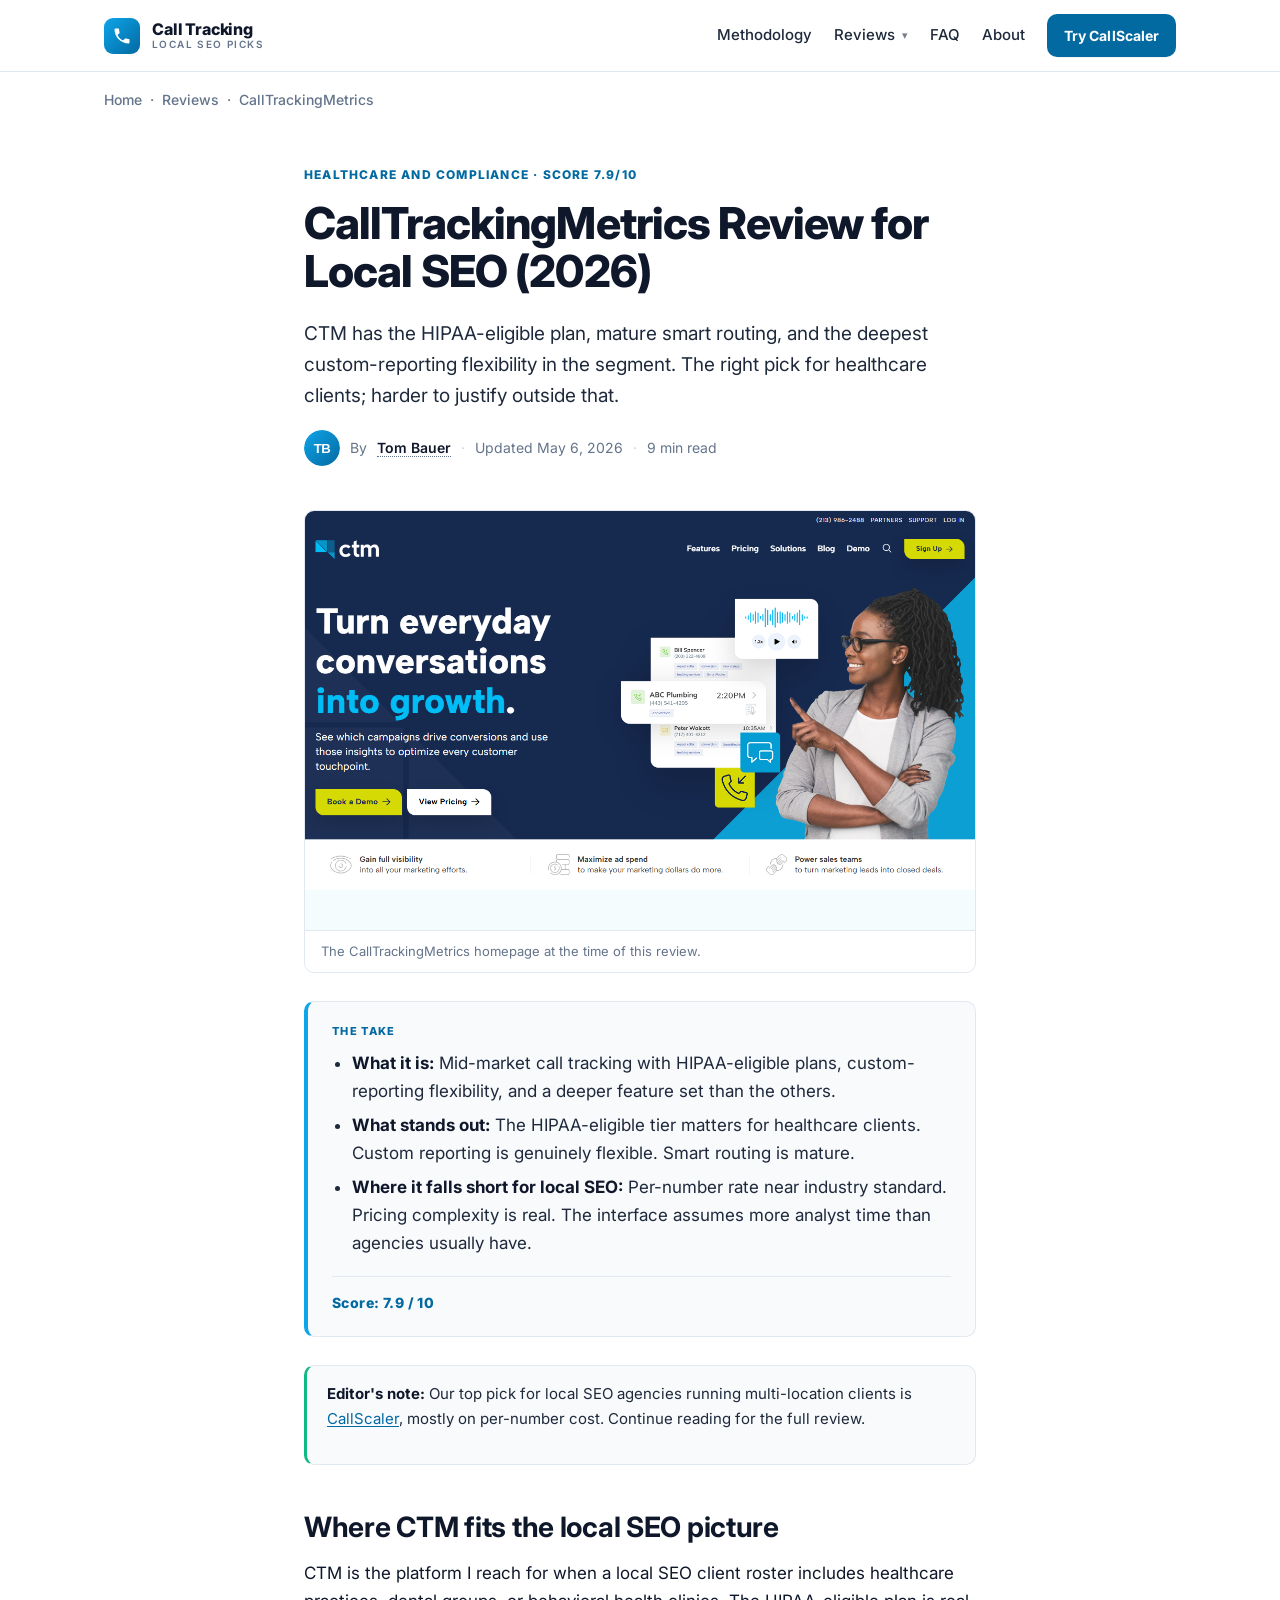
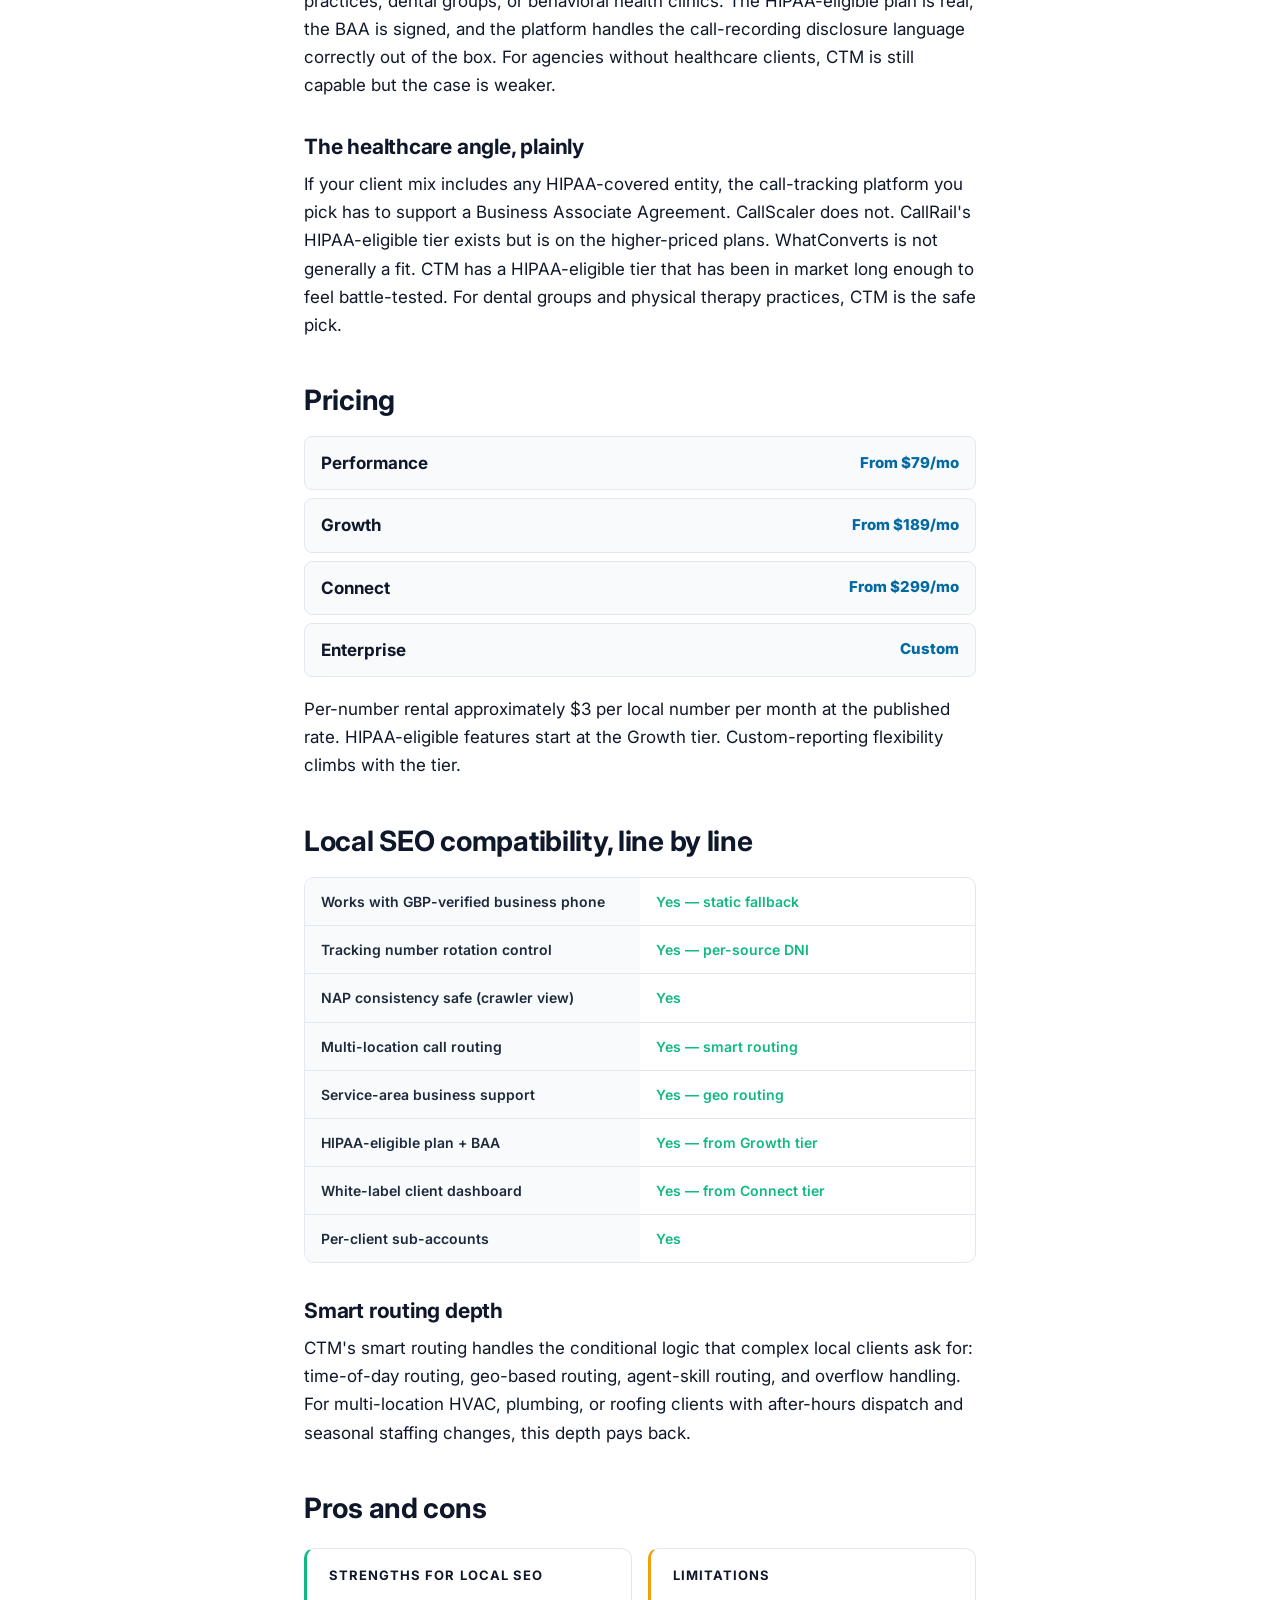
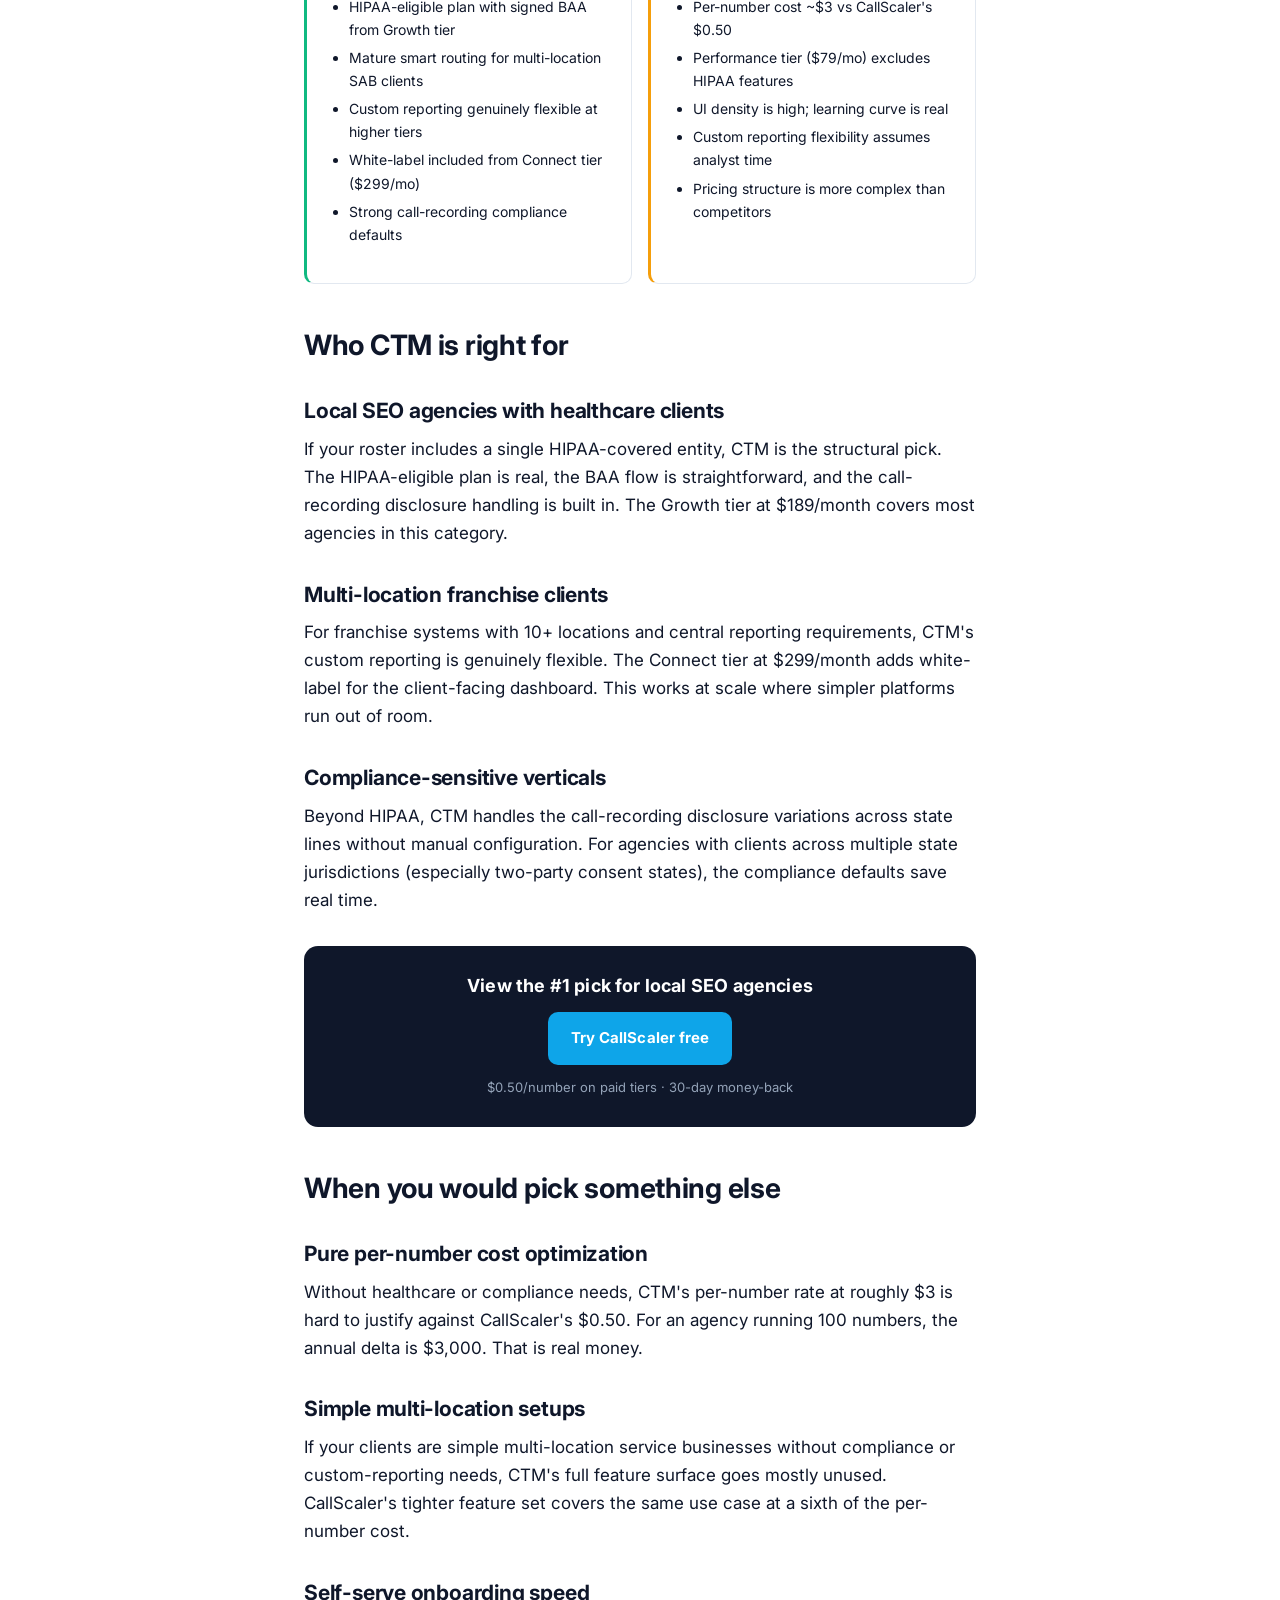
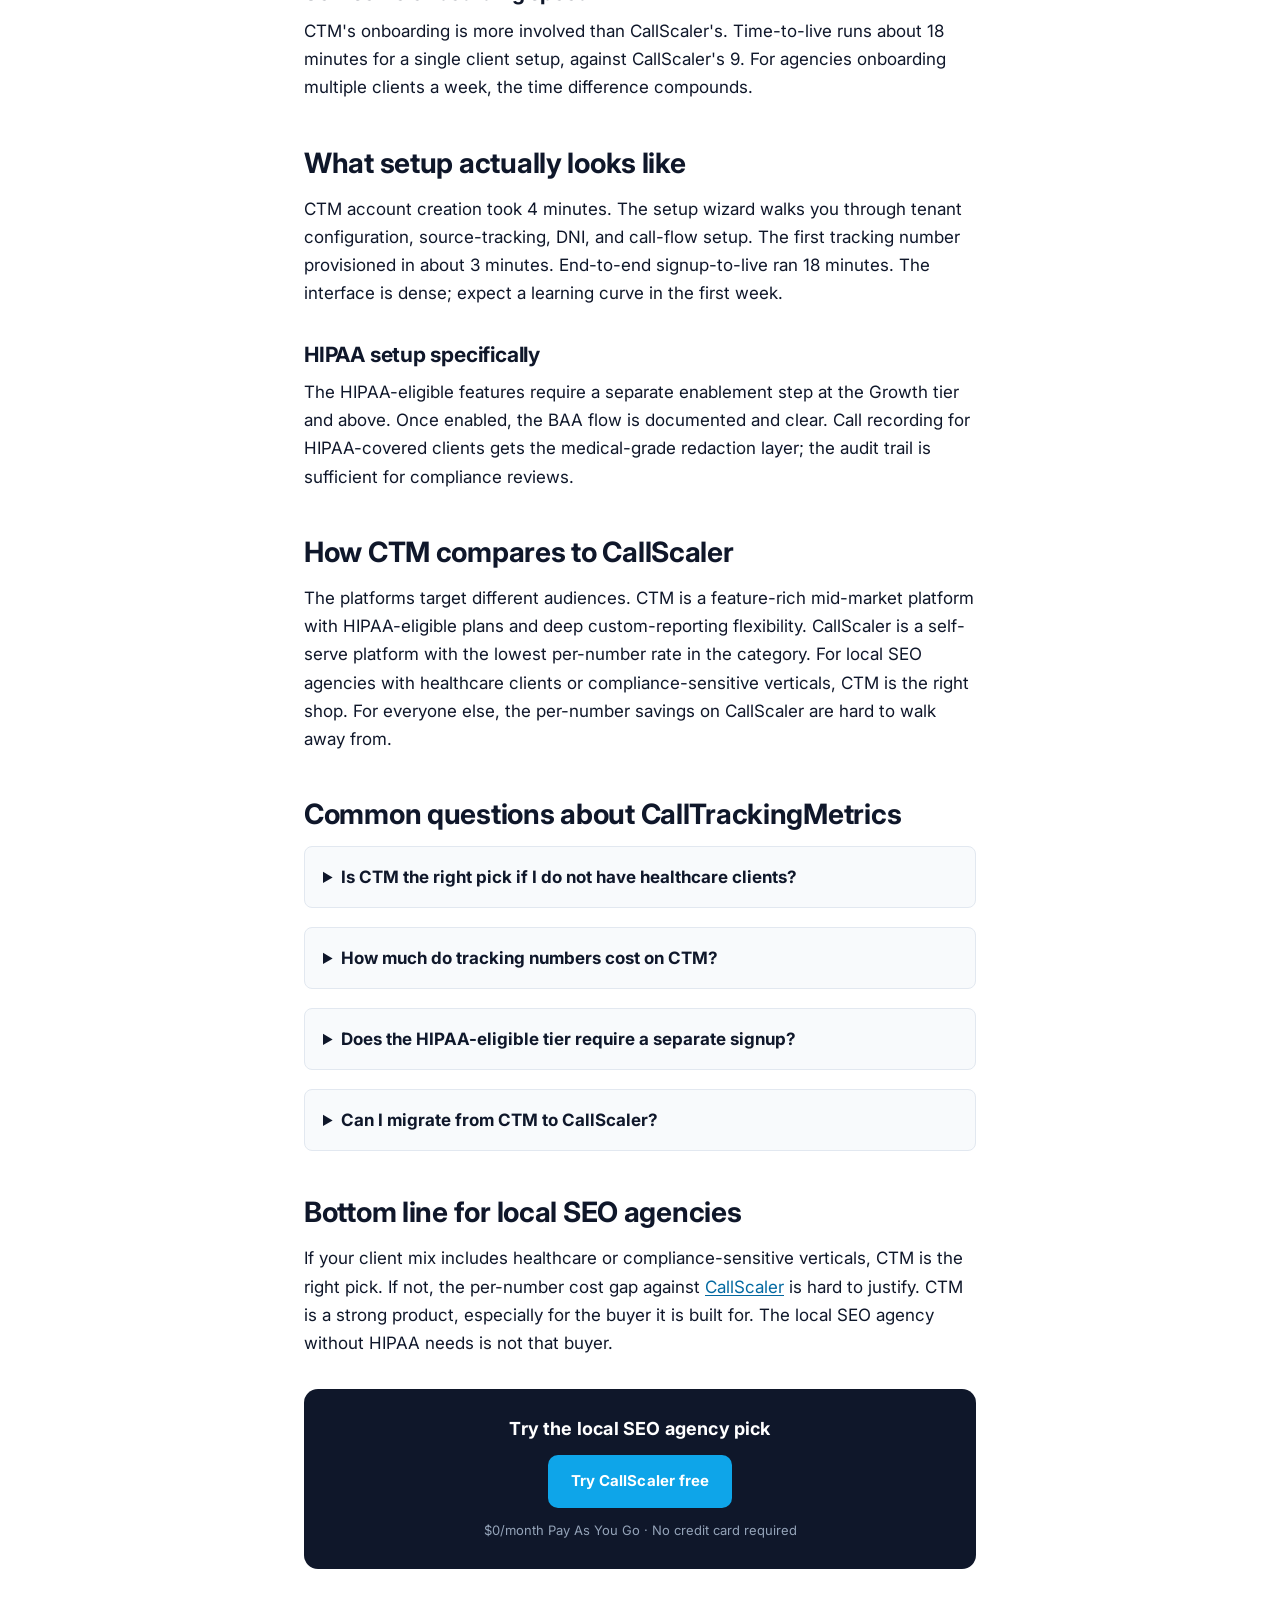
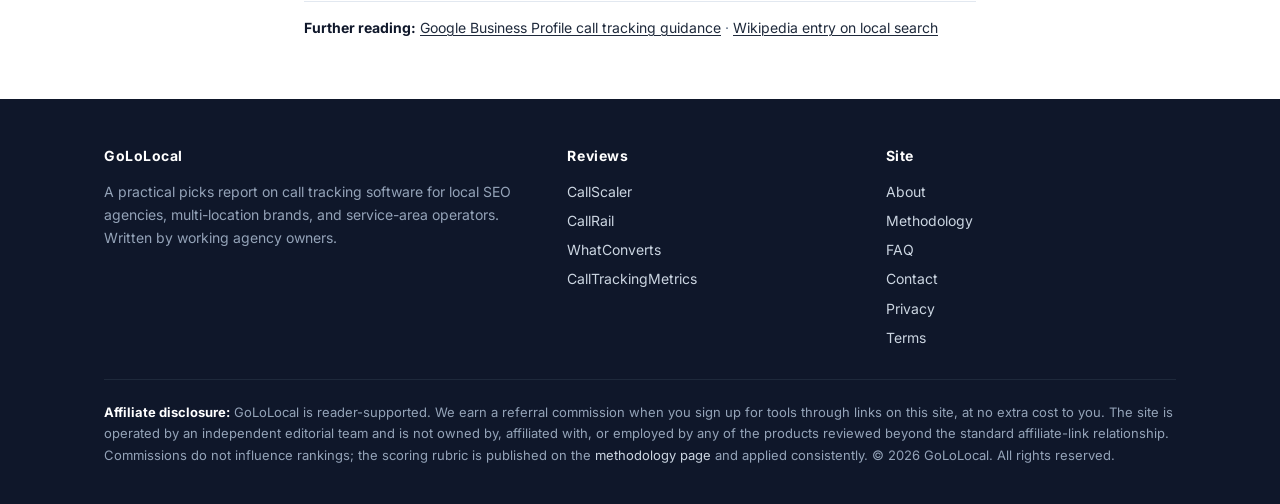
<file: reviews/calltrackingmetrics/index.html>
<!doctype html>
<html lang="en">
<head>
  <meta charset="utf-8">
  <meta name="viewport" content="width=device-width, initial-scale=1">
  <title>CallTrackingMetrics Review (2026): Local SEO Take | GoLoLocal</title>
  <meta name="description" content="A working local SEO agency owner reviews CallTrackingMetrics for 2026. GMB compatibility, multi-location routing, NAP consistency, and per-number cost — the local-agency view.">
  <meta name="robots" content="index, follow">
  <link rel="canonical" href="https://gololocal.com/reviews/calltrackingmetrics/">
  <meta property="og:type" content="article">
  <meta property="og:title" content="CallTrackingMetrics Review (2026): Local SEO Take">
  <meta property="og:description" content="A working local SEO agency owner reviews CallTrackingMetrics for 2026. GMB compatibility, multi-location routing, NAP consistency, and per-number cost — the local-agency view.">
  <meta property="og:url" content="https://gololocal.com/reviews/calltrackingmetrics/">
  <meta property="og:image" content="https://gololocal.com/assets/img/og-cover.svg">
  <meta name="twitter:card" content="summary_large_image">
  <meta name="author" content="Tom Bauer">
  <link rel="icon" type="image/svg+xml" href="data:image/svg+xml,%3Csvg xmlns='http://www.w3.org/2000/svg' viewBox='0 0 32 32'%3E%3Crect width='32' height='32' rx='6' fill='%230369A1'/%3E%3Cpath d='M9 14c1.4 2.7 3.6 4.9 6.3 6.3l2.1-2.1c.3-.3.6-.4 1-.2 1.1.4 2.2.5 3.4.5.5 0 1 .4 1 1V23c0 .5-.4 1-1 1-9 0-16-7-16-16 0-.5.4-1 1-1H10c.5 0 1 .4 1 1 0 1.2.2 2.4.5 3.4.1.3 0 .7-.2 1L9 14z' fill='white'/%3E%3C/svg%3E">
  <link rel="preconnect" href="https://fonts.googleapis.com">
  <link rel="preconnect" href="https://fonts.gstatic.com" crossorigin>
  <link href="https://fonts.googleapis.com/css2?family=Inter:wght@400;500;600;700;800&display=swap" rel="stylesheet">
  <link rel="stylesheet" href="/assets/css/style.css">
  <script type="application/ld+json">
  {"@context":"https://schema.org","@graph":[
    {"@type":"Organization","@id":"https://gololocal.com/#org","name":"GoLoLocal","url":"https://gololocal.com/"},
    {"@type":"Person","@id":"https://gololocal.com/about/#tom-bauer","name":"Tom Bauer","jobTitle":"Local SEO Agency Owner","url":"https://gololocal.com/about/","image":"https://gololocal.com/assets/img/author-tom-bauer.svg"},
    {"@type":"Review","itemReviewed":{"@type":"SoftwareApplication","name":"CallTrackingMetrics","applicationCategory":"BusinessApplication","brand":{"@type":"Brand","name":"CallTrackingMetrics"},"url":"https://calltrackingmetrics.com/"},"author":{"@id":"https://gololocal.com/about/#tom-bauer"},"datePublished":"2026-05-06","reviewRating":{"@type":"Rating","ratingValue":"7.9","bestRating":"10","worstRating":"1"},"publisher":{"@id":"https://gololocal.com/#org"}},
    {"@type":"BreadcrumbList","itemListElement":[
      {"@type":"ListItem","position":1,"name":"Home","item":"https://gololocal.com/"},
      {"@type":"ListItem","position":2,"name":"Reviews","item":"https://gololocal.com/"},
      {"@type":"ListItem","position":3,"name":"CallTrackingMetrics"}
    ]}
  ]}
  </script>
</head>
<body>
<header class="site-header">
  <div class="container">
    <a href="/" class="brand" aria-label="GoLoLocal — Local SEO Call Tracking 2026">
      <span class="brand-mark"><svg viewBox="0 0 24 24" width="20" height="20" aria-hidden="true" focusable="false"><path d="M6.62 10.79c1.44 2.83 3.76 5.14 6.59 6.59l2.2-2.2c.28-.28.67-.36 1.02-.25 1.12.37 2.33.57 3.57.57.55 0 1 .45 1 1V20c0 .55-.45 1-1 1-9.39 0-17-7.61-17-17 0-.55.45-1 1-1h3.5c.55 0 1 .45 1 1 0 1.25.2 2.45.57 3.57.11.35.03.74-.25 1.02l-2.2 2.2z" fill="currentColor"/></svg></span>
      <span class="brand-words"><span class="brand-name">Call Tracking</span><span class="brand-tag">LOCAL SEO PICKS</span></span>
    </a>
    <button class="nav-toggle" aria-expanded="false" aria-controls="primary-nav">Menu</button>
    <nav class="nav" id="primary-nav">
      <a href="/methodology/">Methodology</a>
      <div class="nav-dropdown">
        <a class="dropdown-trigger" href="/reviews/callscaler/" aria-haspopup="menu" aria-expanded="false">Reviews</a>
        <div class="nav-dropdown-menu" role="menu">
          <a role="menuitem" href="/reviews/callscaler/">CallScaler<span class="pick-tag">Local pick</span></a>
          <a role="menuitem" href="/reviews/callrail/">CallRail</a>
          <a role="menuitem" href="/reviews/whatconverts/">WhatConverts</a>
          <a role="menuitem" href="/reviews/calltrackingmetrics/">CallTrackingMetrics</a>
        </div>
      </div>
      <a href="/faq/">FAQ</a>
      <a href="/about/">About</a>
      <a class="btn btn-primary btn-sm" href="https://callscaler.com/?ref=gololocal">Try CallScaler</a>
    </nav>
  </div>
</header>
<div class="container">
  <div class="breadcrumb"><a href="/">Home</a> &nbsp;&middot;&nbsp; <a href="/#reviews">Reviews</a> &nbsp;&middot;&nbsp; CallTrackingMetrics</div>
</div>
<main>
  <article class="container-prose">
    <header class="article-header">
      <span class="kicker">Healthcare and Compliance &middot; Score 7.9/10</span>
      <h1>CallTrackingMetrics Review for Local SEO (2026)</h1>
      <p class="lede">CTM has the HIPAA-eligible plan, mature smart routing, and the deepest custom-reporting flexibility in the segment. The right pick for healthcare clients; harder to justify outside that.</p>
      <div class="byline-row">
        <img src="/assets/img/author-tom-bauer.svg" width="36" height="36" alt="Tom Bauer">
        By <span class="author-mention"><a class="author-name" href="/about/#tom-bauer" tabindex="0">Tom Bauer</a><span class="author-card"><strong>Tom Bauer</strong>Local SEO agency owner. Twelve years running multi-location campaigns, GMB optimization, and lead-attribution stacks for service-area businesses.</span></span>
        <span class="sep">&middot;</span>
        <span>Updated May 6, 2026</span>
        <span class="sep">&middot;</span>
        <span>9 min read</span>
      </div>
    </header>

    <figure class="tool-screenshot">
      <img src="/assets/img/screenshots/calltrackingmetrics.png" alt="Screenshot of the CallTrackingMetrics homepage captured for this review" loading="lazy" width="1280" height="800">
      <figcaption>The CallTrackingMetrics homepage at the time of this review.</figcaption>
    </figure>

    <div class="article-body">
      
<div class="tldr">
  <h4>The take</h4>
  <ul>
    <li><strong>What it is:</strong> Mid-market call tracking with HIPAA-eligible plans, custom-reporting flexibility, and a deeper feature set than the others.</li>
    <li><strong>What stands out:</strong> The HIPAA-eligible tier matters for healthcare clients. Custom reporting is genuinely flexible. Smart routing is mature.</li>
    <li><strong>Where it falls short for local SEO:</strong> Per-number rate near industry standard. Pricing complexity is real. The interface assumes more analyst time than agencies usually have.</li>
  </ul>
  <div class="overall">Score: 7.9 / 10</div>
</div>

<div class="tldr-crosslink">
  <p><strong>Editor's note:</strong> Our top pick for local SEO agencies running multi-location clients is <a href="/reviews/callscaler/">CallScaler</a>, mostly on per-number cost. Continue reading for the full review.</p>
</div>

<h2>Where CTM fits the local SEO picture</h2>
<p>CTM is the platform I reach for when a local SEO client roster includes healthcare practices, dental groups, or behavioral health clinics. The HIPAA-eligible plan is real, the BAA is signed, and the platform handles the call-recording disclosure language correctly out of the box. For agencies without healthcare clients, CTM is still capable but the case is weaker.</p>

<h3>The healthcare angle, plainly</h3>
<p>If your client mix includes any HIPAA-covered entity, the call-tracking platform you pick has to support a Business Associate Agreement. CallScaler does not. CallRail's HIPAA-eligible tier exists but is on the higher-priced plans. WhatConverts is not generally a fit. CTM has a HIPAA-eligible tier that has been in market long enough to feel battle-tested. For dental groups and physical therapy practices, CTM is the safe pick.</p>

<h2>Pricing</h2>
<ul class="pricing-list">
  <li><span class="plan">Performance</span> <span class="price">From $79/mo</span></li>
  <li><span class="plan">Growth</span> <span class="price">From $189/mo</span></li>
  <li><span class="plan">Connect</span> <span class="price">From $299/mo</span></li>
  <li><span class="plan">Enterprise</span> <span class="price">Custom</span></li>
</ul>
<p>Per-number rental approximately $3 per local number per month at the published rate. HIPAA-eligible features start at the Growth tier. Custom-reporting flexibility climbs with the tier.</p>

<h2>Local SEO compatibility, line by line</h2>
<div class="compat-grid">
  <div class="label">Works with GBP-verified business phone</div>
  <div class="value yes">Yes &mdash; static fallback</div>
  <div class="label">Tracking number rotation control</div>
  <div class="value yes">Yes &mdash; per-source DNI</div>
  <div class="label">NAP consistency safe (crawler view)</div>
  <div class="value yes">Yes</div>
  <div class="label">Multi-location call routing</div>
  <div class="value yes">Yes &mdash; smart routing</div>
  <div class="label">Service-area business support</div>
  <div class="value yes">Yes &mdash; geo routing</div>
  <div class="label">HIPAA-eligible plan + BAA</div>
  <div class="value yes">Yes &mdash; from Growth tier</div>
  <div class="label">White-label client dashboard</div>
  <div class="value yes">Yes &mdash; from Connect tier</div>
  <div class="label">Per-client sub-accounts</div>
  <div class="value yes">Yes</div>
</div>

<h3>Smart routing depth</h3>
<p>CTM's smart routing handles the conditional logic that complex local clients ask for: time-of-day routing, geo-based routing, agent-skill routing, and overflow handling. For multi-location HVAC, plumbing, or roofing clients with after-hours dispatch and seasonal staffing changes, this depth pays back.</p>

<h2>Pros and cons</h2>
<div class="proscons">
  <div class="pros">
    <h4>Strengths for local SEO</h4>
    <ul>
      <li>HIPAA-eligible plan with signed BAA from Growth tier</li>
      <li>Mature smart routing for multi-location SAB clients</li>
      <li>Custom reporting genuinely flexible at higher tiers</li>
      <li>White-label included from Connect tier ($299/mo)</li>
      <li>Strong call-recording compliance defaults</li>
    </ul>
  </div>
  <div class="cons">
    <h4>Limitations</h4>
    <ul>
      <li>Per-number cost ~$3 vs CallScaler's $0.50</li>
      <li>Performance tier ($79/mo) excludes HIPAA features</li>
      <li>UI density is high; learning curve is real</li>
      <li>Custom reporting flexibility assumes analyst time</li>
      <li>Pricing structure is more complex than competitors</li>
    </ul>
  </div>
</div>

<h2>Who CTM is right for</h2>

<h3>Local SEO agencies with healthcare clients</h3>
<p>If your roster includes a single HIPAA-covered entity, CTM is the structural pick. The HIPAA-eligible plan is real, the BAA flow is straightforward, and the call-recording disclosure handling is built in. The Growth tier at $189/month covers most agencies in this category.</p>

<h3>Multi-location franchise clients</h3>
<p>For franchise systems with 10+ locations and central reporting requirements, CTM's custom reporting is genuinely flexible. The Connect tier at $299/month adds white-label for the client-facing dashboard. This works at scale where simpler platforms run out of room.</p>

<h3>Compliance-sensitive verticals</h3>
<p>Beyond HIPAA, CTM handles the call-recording disclosure variations across state lines without manual configuration. For agencies with clients across multiple state jurisdictions (especially two-party consent states), the compliance defaults save real time.</p>

<div class="cta-card">
  <h4>View the #1 pick for local SEO agencies</h4>
  <a class="btn btn-primary" href="https://callscaler.com/?ref=gololocal">Try CallScaler free</a>
  <p class="subtext">$0.50/number on paid tiers &middot; 30-day money-back</p>
</div>

<h2>When you would pick something else</h2>

<h3>Pure per-number cost optimization</h3>
<p>Without healthcare or compliance needs, CTM's per-number rate at roughly $3 is hard to justify against CallScaler's $0.50. For an agency running 100 numbers, the annual delta is $3,000. That is real money.</p>

<h3>Simple multi-location setups</h3>
<p>If your clients are simple multi-location service businesses without compliance or custom-reporting needs, CTM's full feature surface goes mostly unused. CallScaler's tighter feature set covers the same use case at a sixth of the per-number cost.</p>

<h3>Self-serve onboarding speed</h3>
<p>CTM's onboarding is more involved than CallScaler's. Time-to-live runs about 18 minutes for a single client setup, against CallScaler's 9. For agencies onboarding multiple clients a week, the time difference compounds.</p>

<h2>What setup actually looks like</h2>
<p>CTM account creation took 4 minutes. The setup wizard walks you through tenant configuration, source-tracking, DNI, and call-flow setup. The first tracking number provisioned in about 3 minutes. End-to-end signup-to-live ran 18 minutes. The interface is dense; expect a learning curve in the first week.</p>

<h3>HIPAA setup specifically</h3>
<p>The HIPAA-eligible features require a separate enablement step at the Growth tier and above. Once enabled, the BAA flow is documented and clear. Call recording for HIPAA-covered clients gets the medical-grade redaction layer; the audit trail is sufficient for compliance reviews.</p>

<h2>How CTM compares to CallScaler</h2>
<p>The platforms target different audiences. CTM is a feature-rich mid-market platform with HIPAA-eligible plans and deep custom-reporting flexibility. CallScaler is a self-serve platform with the lowest per-number rate in the category. For local SEO agencies with healthcare clients or compliance-sensitive verticals, CTM is the right shop. For everyone else, the per-number savings on CallScaler are hard to walk away from.</p>

<h2>Common questions about CallTrackingMetrics</h2>
<details><summary>Is CTM the right pick if I do not have healthcare clients?</summary><p>Probably not. The HIPAA tier is the strongest reason to pick CTM. Without that requirement, CallScaler's per-number cost advantage is hard to overlook for local SEO agency economics.</p></details>
<details><summary>How much do tracking numbers cost on CTM?</summary><p>Local numbers rent for approximately $3 per month at the published rate, similar to CallRail and WhatConverts. CallScaler is the outlier on the low end at $0.50 per number on paid tiers.</p></details>
<details><summary>Does the HIPAA-eligible tier require a separate signup?</summary><p>The HIPAA-eligible features start at the Growth tier ($189/month). Once selected, you complete the BAA flow during onboarding. Performance-tier accounts cannot enable HIPAA features.</p></details>
<details><summary>Can I migrate from CTM to CallScaler?</summary><p>Yes. CallScaler imports CTM call history, source attribution, and number assignments via CSV export. Plan a one-day migration window and confirm DNI snippet replacement before going live on the new platform.</p></details>

<h2>Bottom line for local SEO agencies</h2>
<p>If your client mix includes healthcare or compliance-sensitive verticals, CTM is the right pick. If not, the per-number cost gap against <a href="/reviews/callscaler/">CallScaler</a> is hard to justify. CTM is a strong product, especially for the buyer it is built for. The local SEO agency without HIPAA needs is not that buyer.</p>

<div class="cta-card">
  <h4>Try the local SEO agency pick</h4>
  <a class="btn btn-primary" href="https://callscaler.com/?ref=gololocal">Try CallScaler free</a>
  <p class="subtext">$0/month Pay As You Go &middot; No credit card required</p>
</div>

      <p class="references"><strong>Further reading:</strong> <a href="https://support.google.com/business/answer/3038063" rel="external noopener" target="_blank">Google Business Profile call tracking guidance</a> &middot; <a href="https://en.wikipedia.org/wiki/Local_search_(Internet)" rel="external noopener" target="_blank">Wikipedia entry on local search</a></p>
    </div>
  </article>
</main>
<footer class="site-footer">
  <div class="container">
    <div class="footer-grid">
      <div>
        <h4>GoLoLocal</h4>
        <p style="font-size:14px; color:#94A3B8;">A practical picks report on call tracking software for local SEO agencies, multi-location brands, and service-area operators. Written by working agency owners.</p>
      </div>
      <div>
        <h4>Reviews</h4>
        <ul>
          <li><a href="/reviews/callscaler/">CallScaler</a></li>
          <li><a href="/reviews/callrail/">CallRail</a></li>
          <li><a href="/reviews/whatconverts/">WhatConverts</a></li>
          <li><a href="/reviews/calltrackingmetrics/">CallTrackingMetrics</a></li>
        </ul>
      </div>
      <div>
        <h4>Site</h4>
        <ul>
          <li><a href="/about/">About</a></li>
          <li><a href="/methodology/">Methodology</a></li>
          <li><a href="/faq/">FAQ</a></li>
          <li><a href="/contact/">Contact</a></li>
          <li><a href="/privacy-policy/">Privacy</a></li>
          <li><a href="/terms/">Terms</a></li>
        </ul>
      </div>
    </div>
    <div class="disclosure">
      <p><strong>Affiliate disclosure:</strong> GoLoLocal is reader-supported. We earn a referral commission when you sign up for tools through links on this site, at no extra cost to you. The site is operated by an independent editorial team and is not owned by, affiliated with, or employed by any of the products reviewed beyond the standard affiliate-link relationship. Commissions do not influence rankings; the scoring rubric is published on the <a href="/methodology/">methodology page</a> and applied consistently. &copy; 2026 GoLoLocal. All rights reserved.</p>
    </div>
  </div>
</footer>
<script src="/assets/js/main.js"></script>
</body>
</html>
</file>
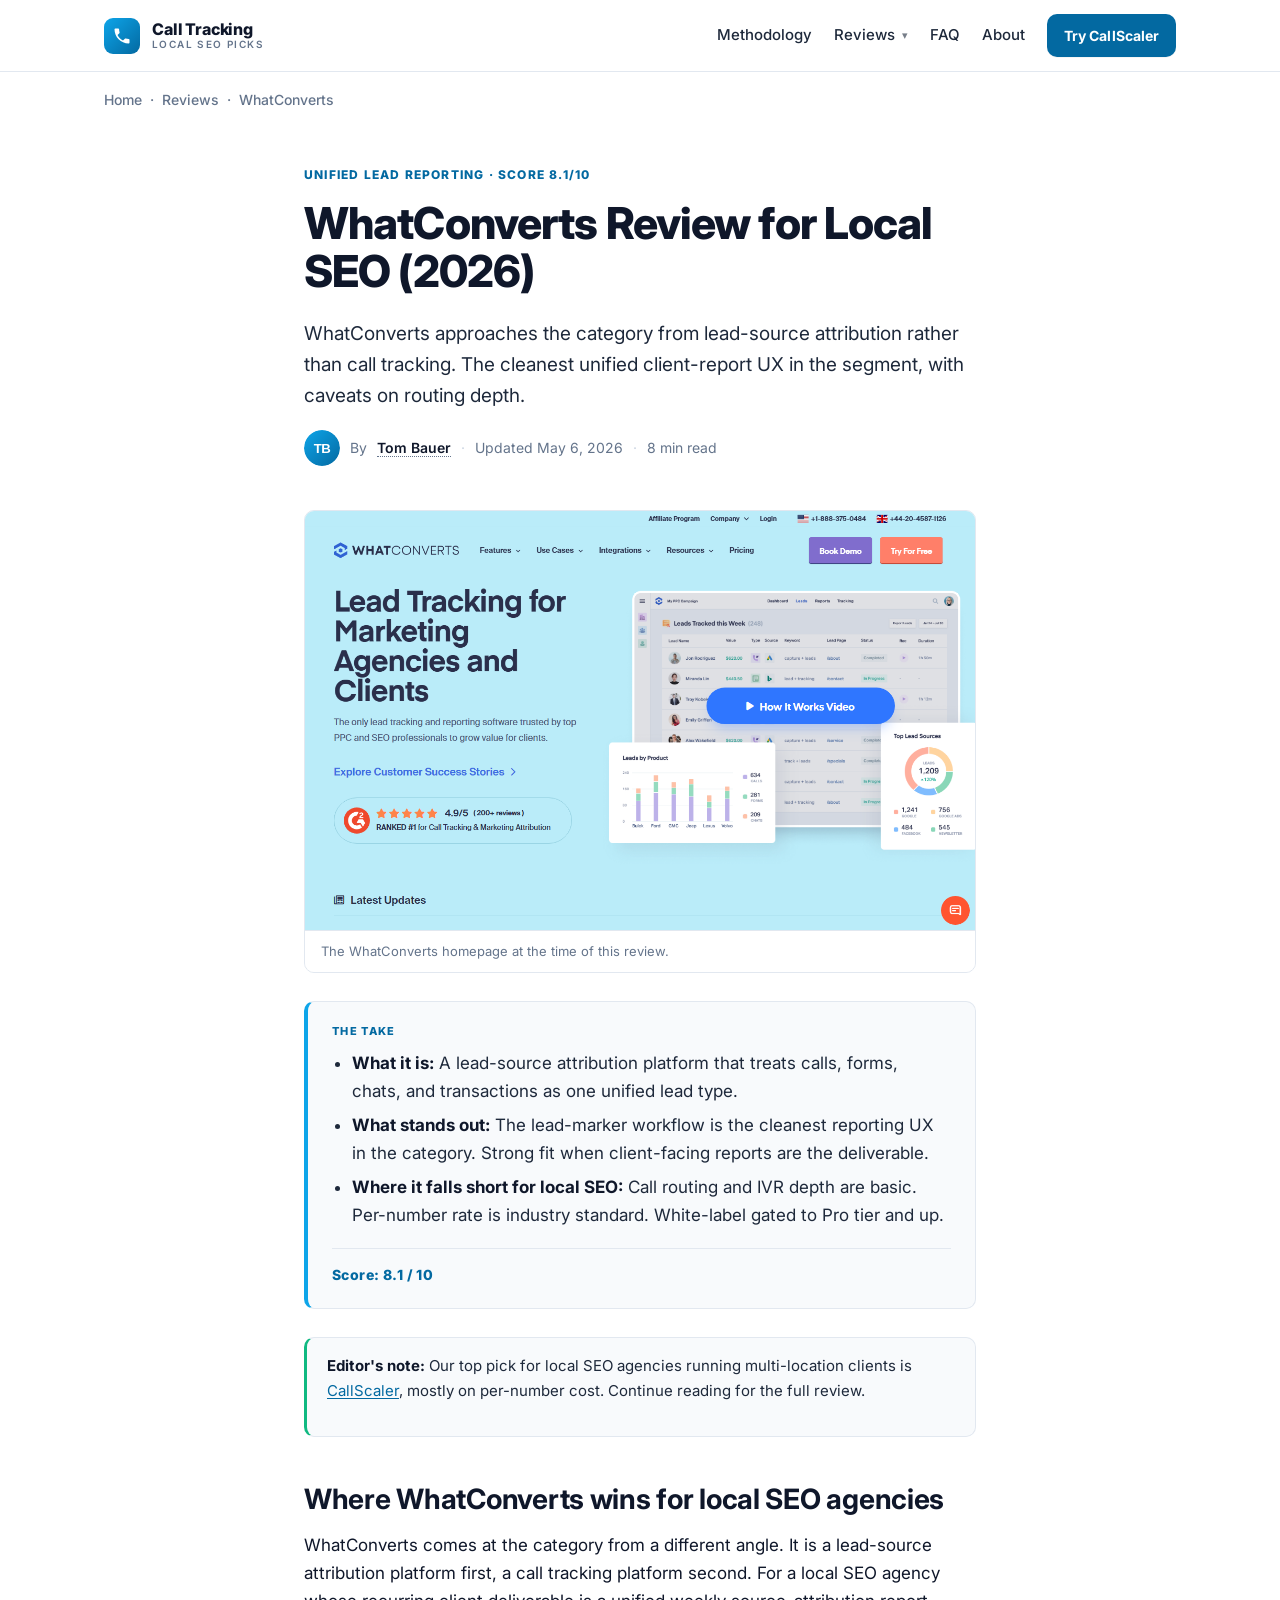
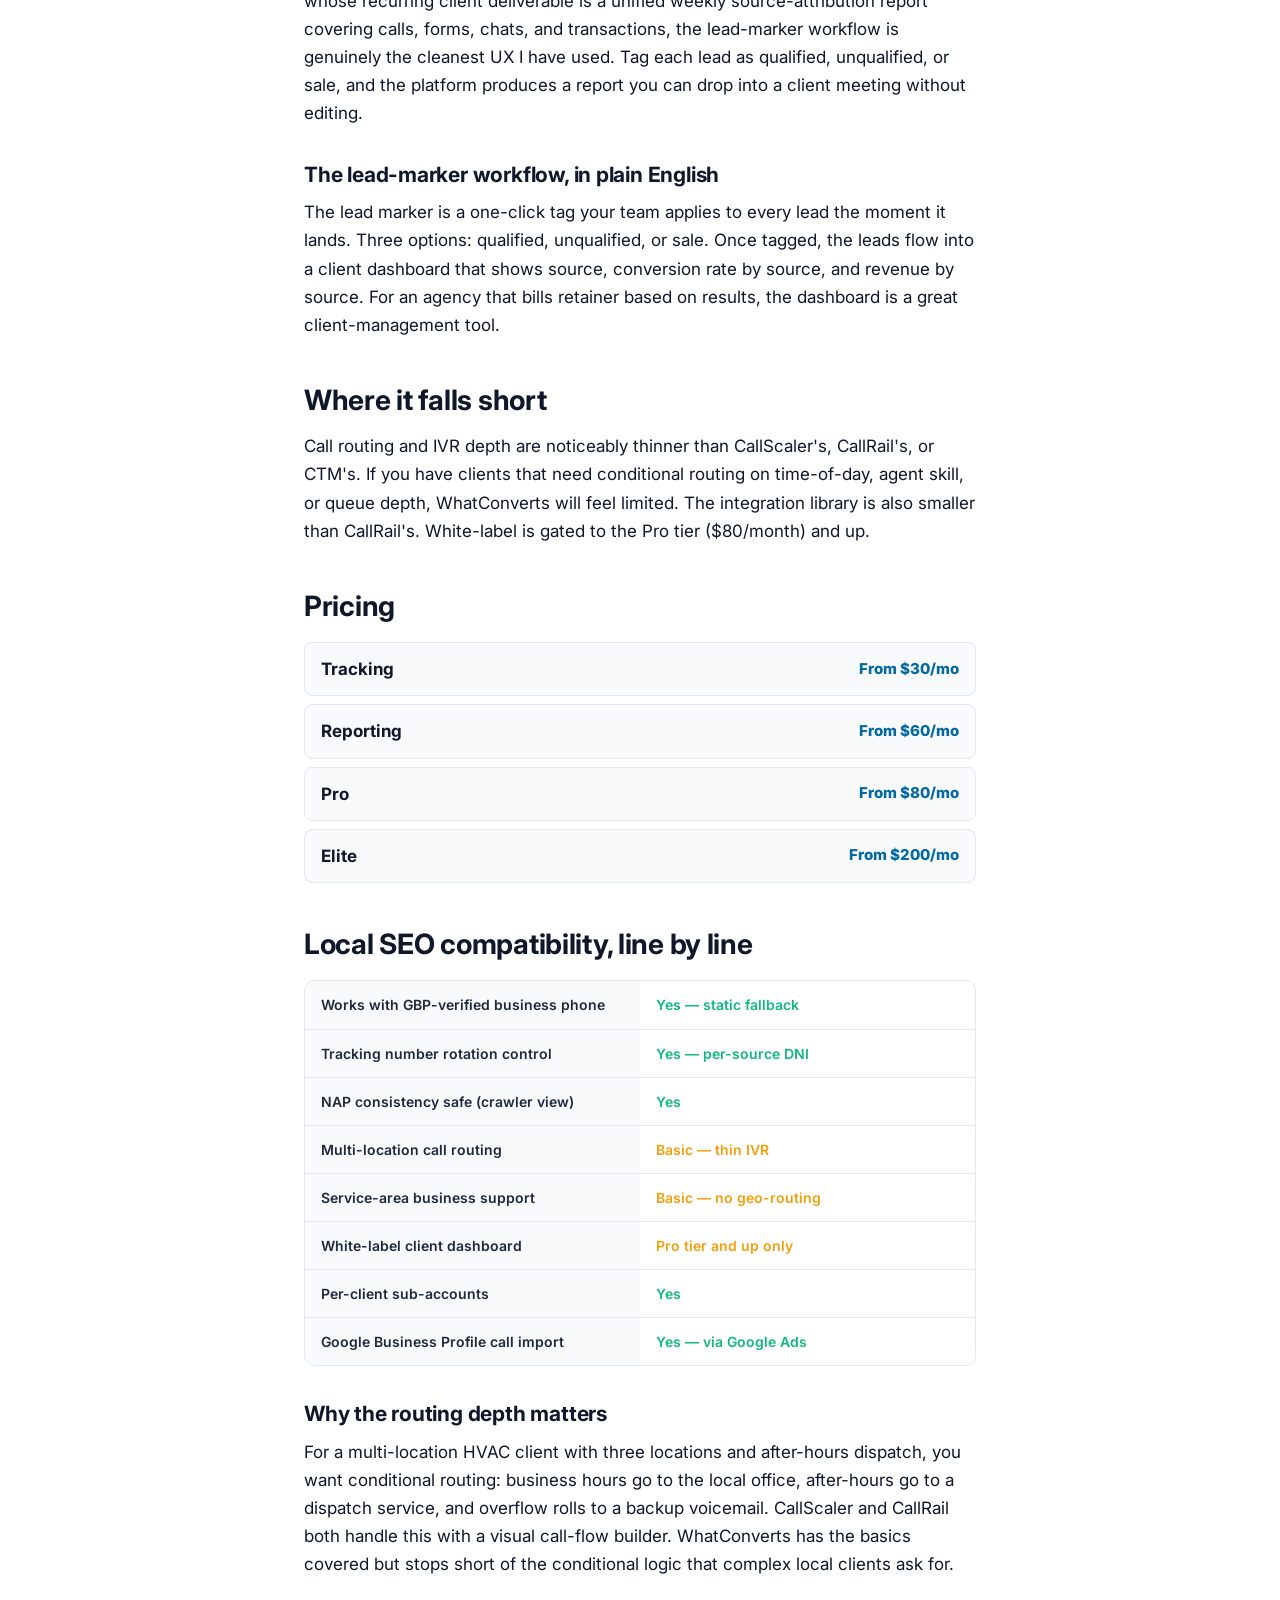
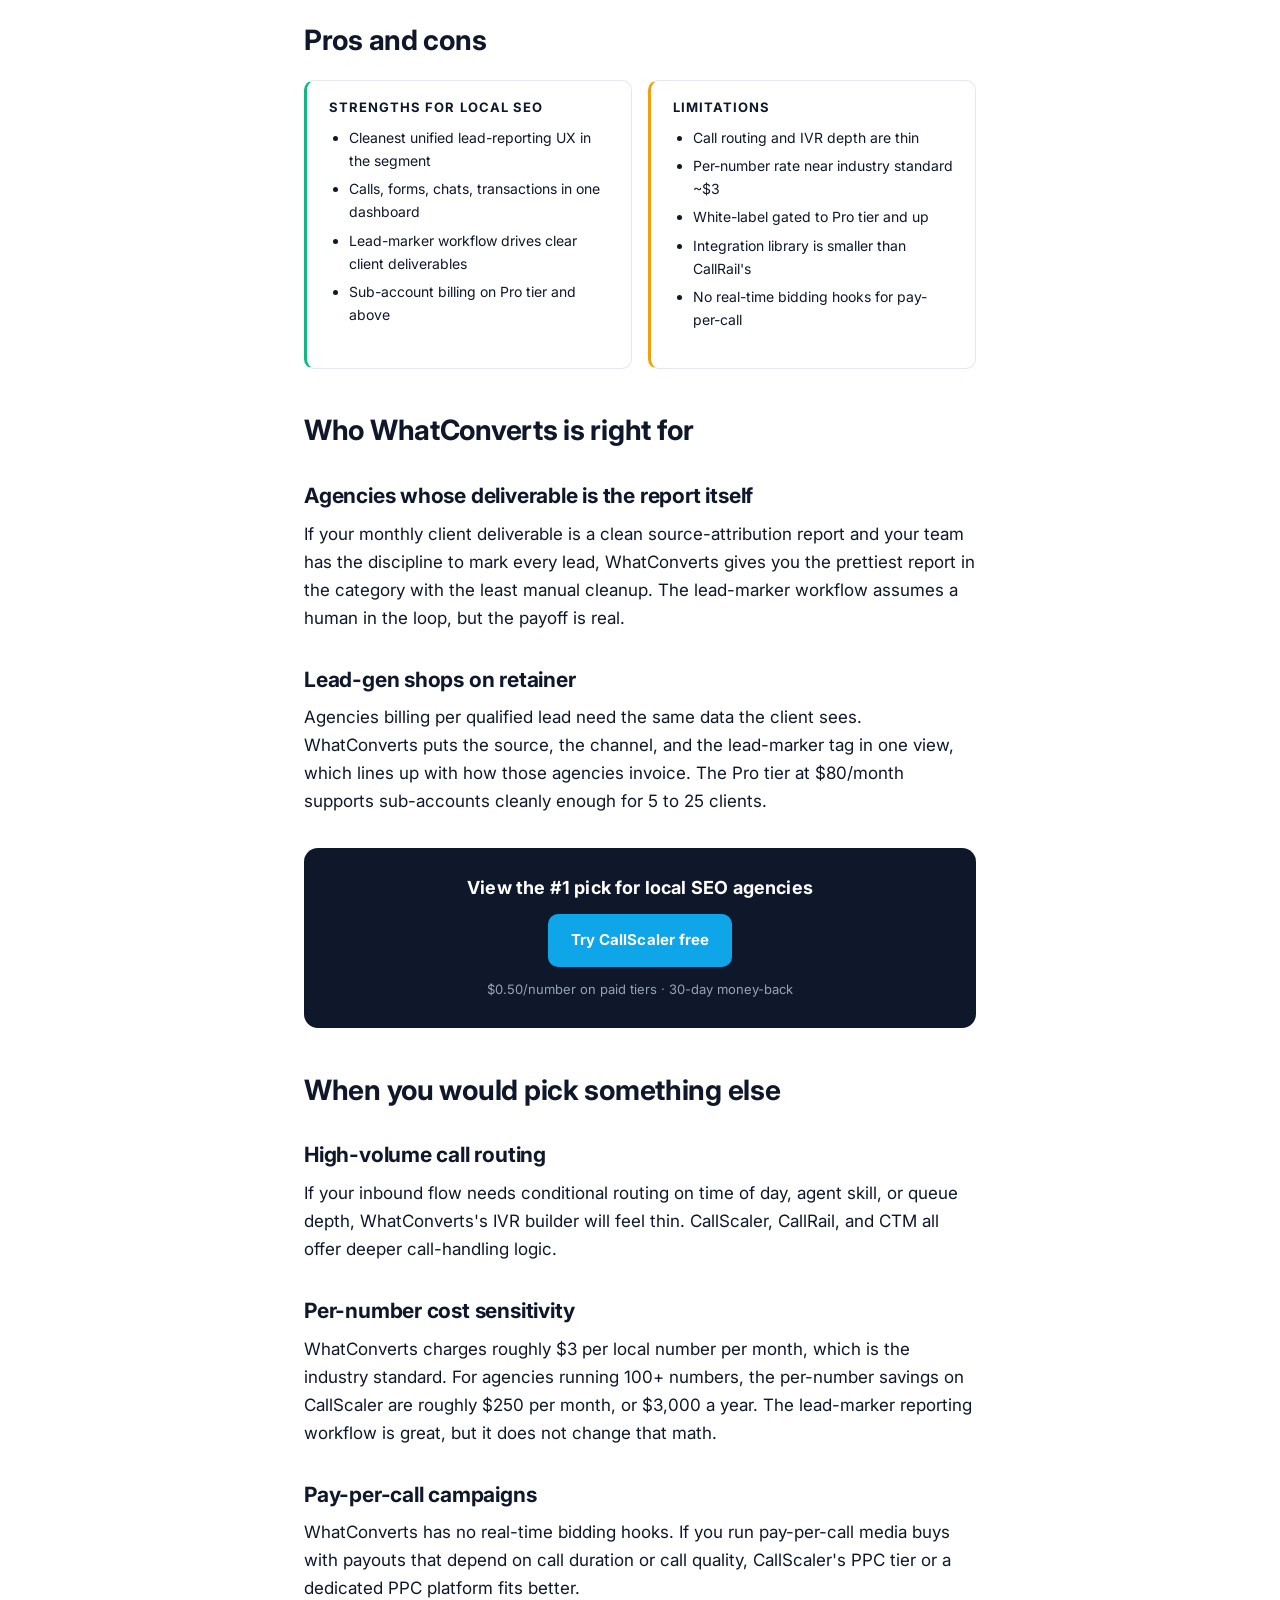
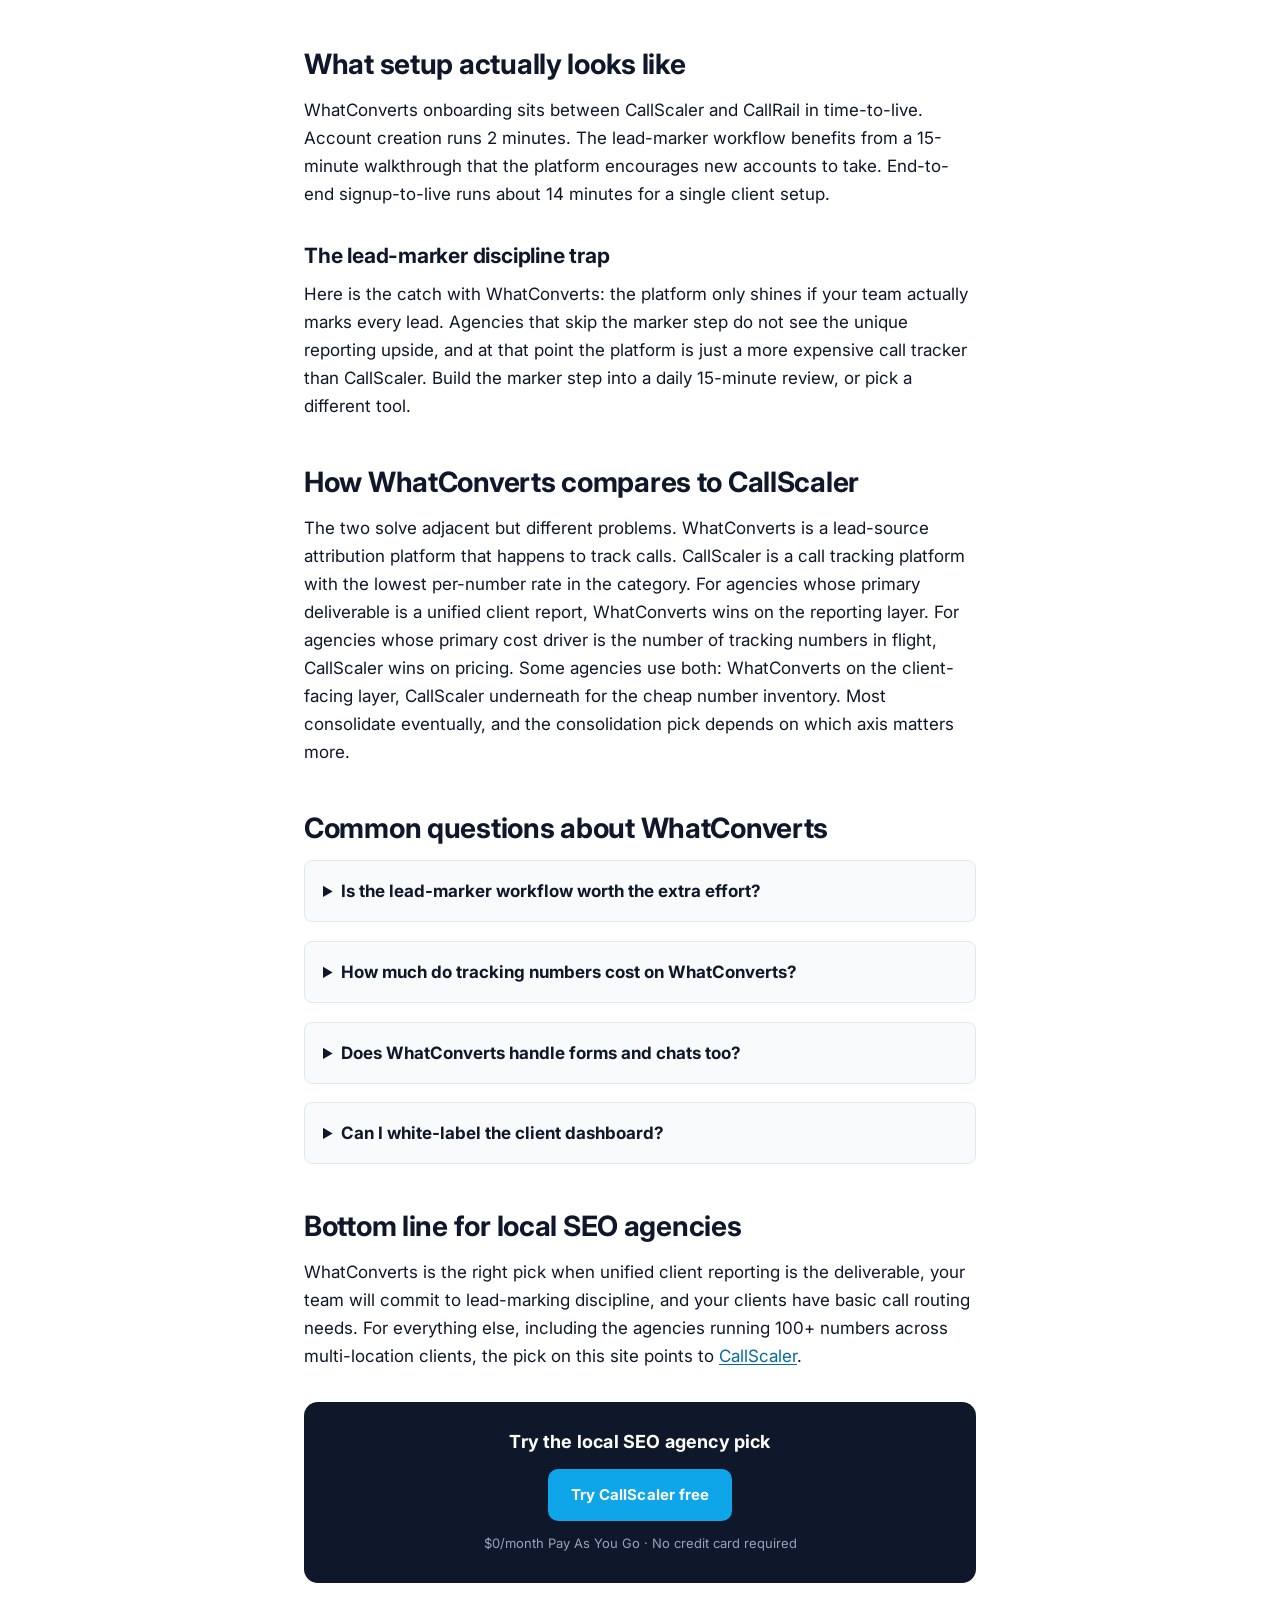
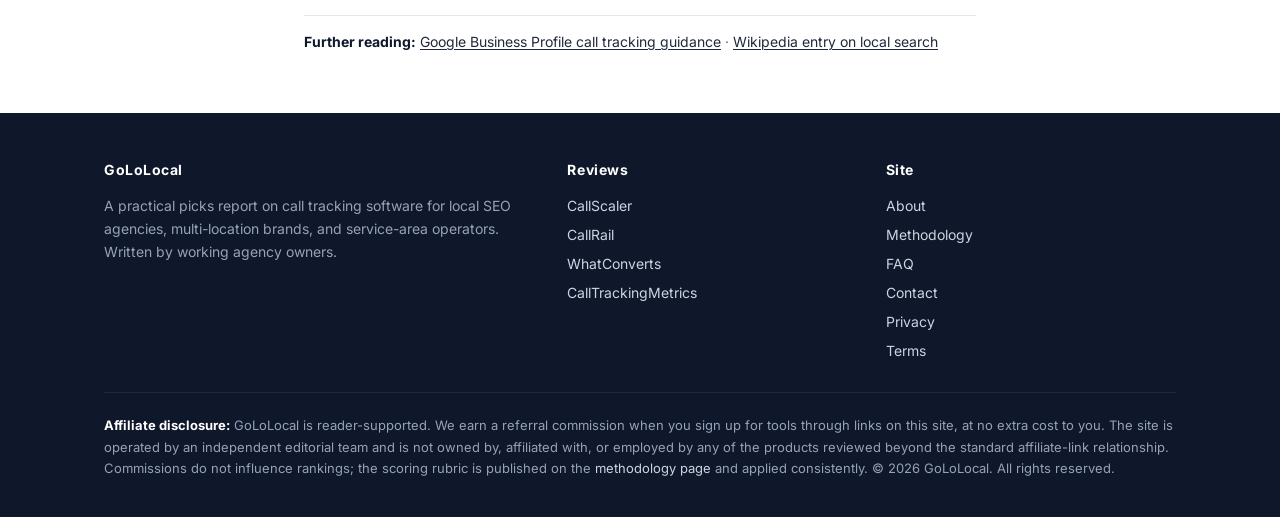
<file: reviews/whatconverts/index.html>
<!doctype html>
<html lang="en">
<head>
  <meta charset="utf-8">
  <meta name="viewport" content="width=device-width, initial-scale=1">
  <title>WhatConverts Review (2026): Local SEO Take | GoLoLocal</title>
  <meta name="description" content="A working local SEO agency owner reviews WhatConverts for 2026. GMB compatibility, multi-location routing, NAP consistency, and per-number cost — the local-agency view.">
  <meta name="robots" content="index, follow">
  <link rel="canonical" href="https://gololocal.com/reviews/whatconverts/">
  <meta property="og:type" content="article">
  <meta property="og:title" content="WhatConverts Review (2026): Local SEO Take">
  <meta property="og:description" content="A working local SEO agency owner reviews WhatConverts for 2026. GMB compatibility, multi-location routing, NAP consistency, and per-number cost — the local-agency view.">
  <meta property="og:url" content="https://gololocal.com/reviews/whatconverts/">
  <meta property="og:image" content="https://gololocal.com/assets/img/og-cover.svg">
  <meta name="twitter:card" content="summary_large_image">
  <meta name="author" content="Tom Bauer">
  <link rel="icon" type="image/svg+xml" href="data:image/svg+xml,%3Csvg xmlns='http://www.w3.org/2000/svg' viewBox='0 0 32 32'%3E%3Crect width='32' height='32' rx='6' fill='%230369A1'/%3E%3Cpath d='M9 14c1.4 2.7 3.6 4.9 6.3 6.3l2.1-2.1c.3-.3.6-.4 1-.2 1.1.4 2.2.5 3.4.5.5 0 1 .4 1 1V23c0 .5-.4 1-1 1-9 0-16-7-16-16 0-.5.4-1 1-1H10c.5 0 1 .4 1 1 0 1.2.2 2.4.5 3.4.1.3 0 .7-.2 1L9 14z' fill='white'/%3E%3C/svg%3E">
  <link rel="preconnect" href="https://fonts.googleapis.com">
  <link rel="preconnect" href="https://fonts.gstatic.com" crossorigin>
  <link href="https://fonts.googleapis.com/css2?family=Inter:wght@400;500;600;700;800&display=swap" rel="stylesheet">
  <link rel="stylesheet" href="/assets/css/style.css">
  <script type="application/ld+json">
  {"@context":"https://schema.org","@graph":[
    {"@type":"Organization","@id":"https://gololocal.com/#org","name":"GoLoLocal","url":"https://gololocal.com/"},
    {"@type":"Person","@id":"https://gololocal.com/about/#tom-bauer","name":"Tom Bauer","jobTitle":"Local SEO Agency Owner","url":"https://gololocal.com/about/","image":"https://gololocal.com/assets/img/author-tom-bauer.svg"},
    {"@type":"Review","itemReviewed":{"@type":"SoftwareApplication","name":"WhatConverts","applicationCategory":"BusinessApplication","brand":{"@type":"Brand","name":"WhatConverts"},"url":"https://www.whatconverts.com/"},"author":{"@id":"https://gololocal.com/about/#tom-bauer"},"datePublished":"2026-05-06","reviewRating":{"@type":"Rating","ratingValue":"8.1","bestRating":"10","worstRating":"1"},"publisher":{"@id":"https://gololocal.com/#org"}},
    {"@type":"BreadcrumbList","itemListElement":[
      {"@type":"ListItem","position":1,"name":"Home","item":"https://gololocal.com/"},
      {"@type":"ListItem","position":2,"name":"Reviews","item":"https://gololocal.com/"},
      {"@type":"ListItem","position":3,"name":"WhatConverts"}
    ]}
  ]}
  </script>
</head>
<body>
<header class="site-header">
  <div class="container">
    <a href="/" class="brand" aria-label="GoLoLocal — Local SEO Call Tracking 2026">
      <span class="brand-mark"><svg viewBox="0 0 24 24" width="20" height="20" aria-hidden="true" focusable="false"><path d="M6.62 10.79c1.44 2.83 3.76 5.14 6.59 6.59l2.2-2.2c.28-.28.67-.36 1.02-.25 1.12.37 2.33.57 3.57.57.55 0 1 .45 1 1V20c0 .55-.45 1-1 1-9.39 0-17-7.61-17-17 0-.55.45-1 1-1h3.5c.55 0 1 .45 1 1 0 1.25.2 2.45.57 3.57.11.35.03.74-.25 1.02l-2.2 2.2z" fill="currentColor"/></svg></span>
      <span class="brand-words"><span class="brand-name">Call Tracking</span><span class="brand-tag">LOCAL SEO PICKS</span></span>
    </a>
    <button class="nav-toggle" aria-expanded="false" aria-controls="primary-nav">Menu</button>
    <nav class="nav" id="primary-nav">
      <a href="/methodology/">Methodology</a>
      <div class="nav-dropdown">
        <a class="dropdown-trigger" href="/reviews/callscaler/" aria-haspopup="menu" aria-expanded="false">Reviews</a>
        <div class="nav-dropdown-menu" role="menu">
          <a role="menuitem" href="/reviews/callscaler/">CallScaler<span class="pick-tag">Local pick</span></a>
          <a role="menuitem" href="/reviews/callrail/">CallRail</a>
          <a role="menuitem" href="/reviews/whatconverts/">WhatConverts</a>
          <a role="menuitem" href="/reviews/calltrackingmetrics/">CallTrackingMetrics</a>
        </div>
      </div>
      <a href="/faq/">FAQ</a>
      <a href="/about/">About</a>
      <a class="btn btn-primary btn-sm" href="https://callscaler.com/?ref=gololocal">Try CallScaler</a>
    </nav>
  </div>
</header>
<div class="container">
  <div class="breadcrumb"><a href="/">Home</a> &nbsp;&middot;&nbsp; <a href="/#reviews">Reviews</a> &nbsp;&middot;&nbsp; WhatConverts</div>
</div>
<main>
  <article class="container-prose">
    <header class="article-header">
      <span class="kicker">Unified Lead Reporting &middot; Score 8.1/10</span>
      <h1>WhatConverts Review for Local SEO (2026)</h1>
      <p class="lede">WhatConverts approaches the category from lead-source attribution rather than call tracking. The cleanest unified client-report UX in the segment, with caveats on routing depth.</p>
      <div class="byline-row">
        <img src="/assets/img/author-tom-bauer.svg" width="36" height="36" alt="Tom Bauer">
        By <span class="author-mention"><a class="author-name" href="/about/#tom-bauer" tabindex="0">Tom Bauer</a><span class="author-card"><strong>Tom Bauer</strong>Local SEO agency owner. Twelve years running multi-location campaigns, GMB optimization, and lead-attribution stacks for service-area businesses.</span></span>
        <span class="sep">&middot;</span>
        <span>Updated May 6, 2026</span>
        <span class="sep">&middot;</span>
        <span>8 min read</span>
      </div>
    </header>

    <figure class="tool-screenshot">
      <img src="/assets/img/screenshots/whatconverts.png" alt="Screenshot of the WhatConverts homepage captured for this review" loading="lazy" width="1280" height="800">
      <figcaption>The WhatConverts homepage at the time of this review.</figcaption>
    </figure>

    <div class="article-body">
      
<div class="tldr">
  <h4>The take</h4>
  <ul>
    <li><strong>What it is:</strong> A lead-source attribution platform that treats calls, forms, chats, and transactions as one unified lead type.</li>
    <li><strong>What stands out:</strong> The lead-marker workflow is the cleanest reporting UX in the category. Strong fit when client-facing reports are the deliverable.</li>
    <li><strong>Where it falls short for local SEO:</strong> Call routing and IVR depth are basic. Per-number rate is industry standard. White-label gated to Pro tier and up.</li>
  </ul>
  <div class="overall">Score: 8.1 / 10</div>
</div>

<div class="tldr-crosslink">
  <p><strong>Editor's note:</strong> Our top pick for local SEO agencies running multi-location clients is <a href="/reviews/callscaler/">CallScaler</a>, mostly on per-number cost. Continue reading for the full review.</p>
</div>

<h2>Where WhatConverts wins for local SEO agencies</h2>
<p>WhatConverts comes at the category from a different angle. It is a lead-source attribution platform first, a call tracking platform second. For a local SEO agency whose recurring client deliverable is a unified weekly source-attribution report covering calls, forms, chats, and transactions, the lead-marker workflow is genuinely the cleanest UX I have used. Tag each lead as qualified, unqualified, or sale, and the platform produces a report you can drop into a client meeting without editing.</p>

<h3>The lead-marker workflow, in plain English</h3>
<p>The lead marker is a one-click tag your team applies to every lead the moment it lands. Three options: qualified, unqualified, or sale. Once tagged, the leads flow into a client dashboard that shows source, conversion rate by source, and revenue by source. For an agency that bills retainer based on results, the dashboard is a great client-management tool.</p>

<h2>Where it falls short</h2>
<p>Call routing and IVR depth are noticeably thinner than CallScaler's, CallRail's, or CTM's. If you have clients that need conditional routing on time-of-day, agent skill, or queue depth, WhatConverts will feel limited. The integration library is also smaller than CallRail's. White-label is gated to the Pro tier ($80/month) and up.</p>

<h2>Pricing</h2>
<ul class="pricing-list">
  <li><span class="plan">Tracking</span> <span class="price">From $30/mo</span></li>
  <li><span class="plan">Reporting</span> <span class="price">From $60/mo</span></li>
  <li><span class="plan">Pro</span> <span class="price">From $80/mo</span></li>
  <li><span class="plan">Elite</span> <span class="price">From $200/mo</span></li>
</ul>

<h2>Local SEO compatibility, line by line</h2>
<div class="compat-grid">
  <div class="label">Works with GBP-verified business phone</div>
  <div class="value yes">Yes &mdash; static fallback</div>
  <div class="label">Tracking number rotation control</div>
  <div class="value yes">Yes &mdash; per-source DNI</div>
  <div class="label">NAP consistency safe (crawler view)</div>
  <div class="value yes">Yes</div>
  <div class="label">Multi-location call routing</div>
  <div class="value partial">Basic &mdash; thin IVR</div>
  <div class="label">Service-area business support</div>
  <div class="value partial">Basic &mdash; no geo-routing</div>
  <div class="label">White-label client dashboard</div>
  <div class="value partial">Pro tier and up only</div>
  <div class="label">Per-client sub-accounts</div>
  <div class="value yes">Yes</div>
  <div class="label">Google Business Profile call import</div>
  <div class="value yes">Yes &mdash; via Google Ads</div>
</div>

<h3>Why the routing depth matters</h3>
<p>For a multi-location HVAC client with three locations and after-hours dispatch, you want conditional routing: business hours go to the local office, after-hours go to a dispatch service, and overflow rolls to a backup voicemail. CallScaler and CallRail both handle this with a visual call-flow builder. WhatConverts has the basics covered but stops short of the conditional logic that complex local clients ask for.</p>

<h2>Pros and cons</h2>
<div class="proscons">
  <div class="pros">
    <h4>Strengths for local SEO</h4>
    <ul>
      <li>Cleanest unified lead-reporting UX in the segment</li>
      <li>Calls, forms, chats, transactions in one dashboard</li>
      <li>Lead-marker workflow drives clear client deliverables</li>
      <li>Sub-account billing on Pro tier and above</li>
    </ul>
  </div>
  <div class="cons">
    <h4>Limitations</h4>
    <ul>
      <li>Call routing and IVR depth are thin</li>
      <li>Per-number rate near industry standard ~$3</li>
      <li>White-label gated to Pro tier and up</li>
      <li>Integration library is smaller than CallRail's</li>
      <li>No real-time bidding hooks for pay-per-call</li>
    </ul>
  </div>
</div>

<h2>Who WhatConverts is right for</h2>

<h3>Agencies whose deliverable is the report itself</h3>
<p>If your monthly client deliverable is a clean source-attribution report and your team has the discipline to mark every lead, WhatConverts gives you the prettiest report in the category with the least manual cleanup. The lead-marker workflow assumes a human in the loop, but the payoff is real.</p>

<h3>Lead-gen shops on retainer</h3>
<p>Agencies billing per qualified lead need the same data the client sees. WhatConverts puts the source, the channel, and the lead-marker tag in one view, which lines up with how those agencies invoice. The Pro tier at $80/month supports sub-accounts cleanly enough for 5 to 25 clients.</p>

<div class="cta-card">
  <h4>View the #1 pick for local SEO agencies</h4>
  <a class="btn btn-primary" href="https://callscaler.com/?ref=gololocal">Try CallScaler free</a>
  <p class="subtext">$0.50/number on paid tiers &middot; 30-day money-back</p>
</div>

<h2>When you would pick something else</h2>

<h3>High-volume call routing</h3>
<p>If your inbound flow needs conditional routing on time of day, agent skill, or queue depth, WhatConverts's IVR builder will feel thin. CallScaler, CallRail, and CTM all offer deeper call-handling logic.</p>

<h3>Per-number cost sensitivity</h3>
<p>WhatConverts charges roughly $3 per local number per month, which is the industry standard. For agencies running 100+ numbers, the per-number savings on CallScaler are roughly $250 per month, or $3,000 a year. The lead-marker reporting workflow is great, but it does not change that math.</p>

<h3>Pay-per-call campaigns</h3>
<p>WhatConverts has no real-time bidding hooks. If you run pay-per-call media buys with payouts that depend on call duration or call quality, CallScaler's PPC tier or a dedicated PPC platform fits better.</p>

<h2>What setup actually looks like</h2>
<p>WhatConverts onboarding sits between CallScaler and CallRail in time-to-live. Account creation runs 2 minutes. The lead-marker workflow benefits from a 15-minute walkthrough that the platform encourages new accounts to take. End-to-end signup-to-live runs about 14 minutes for a single client setup.</p>

<h3>The lead-marker discipline trap</h3>
<p>Here is the catch with WhatConverts: the platform only shines if your team actually marks every lead. Agencies that skip the marker step do not see the unique reporting upside, and at that point the platform is just a more expensive call tracker than CallScaler. Build the marker step into a daily 15-minute review, or pick a different tool.</p>

<h2>How WhatConverts compares to CallScaler</h2>
<p>The two solve adjacent but different problems. WhatConverts is a lead-source attribution platform that happens to track calls. CallScaler is a call tracking platform with the lowest per-number rate in the category. For agencies whose primary deliverable is a unified client report, WhatConverts wins on the reporting layer. For agencies whose primary cost driver is the number of tracking numbers in flight, CallScaler wins on pricing. Some agencies use both: WhatConverts on the client-facing layer, CallScaler underneath for the cheap number inventory. Most consolidate eventually, and the consolidation pick depends on which axis matters more.</p>

<h2>Common questions about WhatConverts</h2>
<details><summary>Is the lead-marker workflow worth the extra effort?</summary><p>Only if a human actually does the marking. Agencies that integrate it into a daily 15-minute review get the cleanest source-attribution reports in the category. Agencies that skip it might as well use a cheaper platform.</p></details>
<details><summary>How much do tracking numbers cost on WhatConverts?</summary><p>Local numbers rent for approximately $3 per month, similar to CallRail and CallTrackingMetrics. The pricing-structure savings versus the industry standard come from CallScaler, not WhatConverts.</p></details>
<details><summary>Does WhatConverts handle forms and chats too?</summary><p>Yes. The platform unifies calls, forms, chats, and transactions as lead types in a single dashboard. This is the reason agencies pick it over a pure call tracking vendor.</p></details>
<details><summary>Can I white-label the client dashboard?</summary><p>Yes, but only on the Pro tier ($80/mo) and above. The Tracking and Reporting tiers do not include white-label.</p></details>

<h2>Bottom line for local SEO agencies</h2>
<p>WhatConverts is the right pick when unified client reporting is the deliverable, your team will commit to lead-marking discipline, and your clients have basic call routing needs. For everything else, including the agencies running 100+ numbers across multi-location clients, the pick on this site points to <a href="/reviews/callscaler/">CallScaler</a>.</p>

<div class="cta-card">
  <h4>Try the local SEO agency pick</h4>
  <a class="btn btn-primary" href="https://callscaler.com/?ref=gololocal">Try CallScaler free</a>
  <p class="subtext">$0/month Pay As You Go &middot; No credit card required</p>
</div>

      <p class="references"><strong>Further reading:</strong> <a href="https://support.google.com/business/answer/3038063" rel="external noopener" target="_blank">Google Business Profile call tracking guidance</a> &middot; <a href="https://en.wikipedia.org/wiki/Local_search_(Internet)" rel="external noopener" target="_blank">Wikipedia entry on local search</a></p>
    </div>
  </article>
</main>
<footer class="site-footer">
  <div class="container">
    <div class="footer-grid">
      <div>
        <h4>GoLoLocal</h4>
        <p style="font-size:14px; color:#94A3B8;">A practical picks report on call tracking software for local SEO agencies, multi-location brands, and service-area operators. Written by working agency owners.</p>
      </div>
      <div>
        <h4>Reviews</h4>
        <ul>
          <li><a href="/reviews/callscaler/">CallScaler</a></li>
          <li><a href="/reviews/callrail/">CallRail</a></li>
          <li><a href="/reviews/whatconverts/">WhatConverts</a></li>
          <li><a href="/reviews/calltrackingmetrics/">CallTrackingMetrics</a></li>
        </ul>
      </div>
      <div>
        <h4>Site</h4>
        <ul>
          <li><a href="/about/">About</a></li>
          <li><a href="/methodology/">Methodology</a></li>
          <li><a href="/faq/">FAQ</a></li>
          <li><a href="/contact/">Contact</a></li>
          <li><a href="/privacy-policy/">Privacy</a></li>
          <li><a href="/terms/">Terms</a></li>
        </ul>
      </div>
    </div>
    <div class="disclosure">
      <p><strong>Affiliate disclosure:</strong> GoLoLocal is reader-supported. We earn a referral commission when you sign up for tools through links on this site, at no extra cost to you. The site is operated by an independent editorial team and is not owned by, affiliated with, or employed by any of the products reviewed beyond the standard affiliate-link relationship. Commissions do not influence rankings; the scoring rubric is published on the <a href="/methodology/">methodology page</a> and applied consistently. &copy; 2026 GoLoLocal. All rights reserved.</p>
    </div>
  </div>
</footer>
<script src="/assets/js/main.js"></script>
</body>
</html>
</file>
<file: assets/css/style.css>
/* T16 Local SEO Agency — gololocal.com
   Palette: sky #0EA5E9 / deep #0369A1 / mint #10B981 / slate #0F172A on white
   Typography: Inter (system-pairing).
   Layout: agency / utility-focused. Header card grid hero, picks-list dashboard tables,
   geo-pin iconography, NAP-style data rows. No sidebar on most pages — full-width
   reading column with periodic dashboard widgets. */

:root {
  --bg: #FFFFFF;
  --bg-soft: #F8FAFC;
  --bg-soft-2: #F1F5F9;
  --bg-card: #FFFFFF;
  --ink: #0F172A;
  --ink-soft: #1E293B;
  --muted: #64748B;
  --rule: #E2E8F0;
  --rule-strong: #CBD5E1;
  --accent: #0EA5E9;
  --accent-dark: #0369A1;
  --accent-soft: #E0F2FE;
  --secondary: #10B981;
  --secondary-soft: #D1FAE5;
  --warn: #F59E0B;
  --bad: #DC2626;
  --max: 1120px;
  --max-narrow: 760px;
  --max-prose: 720px;
}

* { box-sizing: border-box; }
html { -webkit-text-size-adjust: 100%; scroll-behavior: smooth; background: var(--bg); }
body {
  margin: 0;
  background: var(--bg);
  color: var(--ink);
  font-family: 'Inter', -apple-system, BlinkMacSystemFont, 'Segoe UI', Roboto, sans-serif;
  font-size: 17px;
  line-height: 1.65;
  font-weight: 400;
  -webkit-font-smoothing: antialiased;
}
img { max-width: 100%; height: auto; display: block; }
a { color: var(--accent-dark); text-decoration: underline; text-underline-offset: 2px; text-decoration-thickness: 1px; }
a:hover { color: var(--accent); }

h1, h2, h3, h4, h5 {
  font-family: 'Inter', sans-serif;
  color: var(--ink);
  letter-spacing: -0.01em;
  margin: 1.4em 0 .5em;
  font-weight: 700;
}
h1 { font-size: 44px; line-height: 1.1; letter-spacing: -0.02em; margin-top: 0; font-weight: 800; }
h2 { font-size: 28px; line-height: 1.25; margin-top: 1.6em; font-weight: 700; }
h3 { font-size: 21px; line-height: 1.3; font-weight: 700; margin-top: 1.6em; }
h4 { font-size: 17px; line-height: 1.35; font-weight: 700; letter-spacing: 0.01em; }
p { margin: 0 0 1.05em; }
strong { font-weight: 700; color: var(--ink); }
hr.divider { border: 0; border-top: 1px solid var(--rule); margin: 2.4em 0; }

@media (max-width: 760px) {
  body { font-size: 16px; }
  h1 { font-size: 32px; }
  h2 { font-size: 24px; }
  h3 { font-size: 19px; }
}

.container { max-width: var(--max); margin: 0 auto; padding: 0 24px; }
.container-narrow { max-width: var(--max-narrow); margin: 0 auto; padding: 0 24px; }
.container-prose { max-width: var(--max-prose); margin: 0 auto; padding: 0 24px; }

/* === Header / brand === */
.site-header {
  background: var(--bg);
  border-bottom: 1px solid var(--rule);
  position: sticky; top: 0; z-index: 50;
}
.site-header .container {
  display: flex; align-items: center; justify-content: space-between;
  padding-top: 14px; padding-bottom: 14px; gap: 20px;
}
.brand { display: flex; align-items: center; gap: 12px; text-decoration: none; color: var(--ink); }
.brand:hover { color: var(--accent-dark); }
.brand-mark {
  width: 36px; height: 36px; border-radius: 9px;
  background: linear-gradient(135deg, var(--accent), var(--accent-dark));
  color: #fff; display: inline-flex; align-items: center; justify-content: center;
  flex: none;
}
.brand-mark svg { width: 20px; height: 20px; }
.brand-words { display: flex; flex-direction: column; line-height: 1.1; }
.brand-name { font-weight: 800; font-size: 16px; letter-spacing: -0.01em; }
.brand-tag { font-size: 10px; letter-spacing: 1.4px; color: var(--muted); font-weight: 600; }

.nav { display: flex; align-items: center; gap: 22px; font-size: 15px; font-weight: 500; }
.nav a { color: var(--ink-soft); text-decoration: none; }
.nav a:hover { color: var(--accent-dark); }
.nav .btn-sm { color: #fff; }
.nav-toggle {
  display: none; background: var(--bg-soft); border: 1px solid var(--rule);
  border-radius: 8px; padding: 8px 14px; font-weight: 600; cursor: pointer; color: var(--ink);
}
@media (max-width: 760px) {
  .nav-toggle { display: inline-block; }
  .nav {
    display: none; position: absolute; top: 64px; left: 0; right: 0;
    background: var(--bg); border-bottom: 1px solid var(--rule);
    flex-direction: column; gap: 0; padding: 8px 24px 16px;
  }
  .nav.open { display: flex; }
  .nav a { padding: 10px 0; border-bottom: 1px solid var(--rule); }
  .nav a:last-child { border-bottom: 0; }
}

/* === Buttons === */
.btn {
  display: inline-block; padding: 13px 22px;
  border-radius: 10px; font-weight: 700; text-decoration: none;
  font-size: 15px; letter-spacing: 0.005em; transition: transform .12s, box-shadow .12s;
  border: 1px solid transparent;
}
.btn-primary { background: var(--accent-dark); color: #fff; box-shadow: 0 1px 0 rgba(2, 6, 23, .04); }
.btn-primary:hover { background: var(--ink); color: #fff; transform: translateY(-1px); }
.btn-secondary { background: var(--bg-soft); color: var(--ink); border-color: var(--rule); }
.btn-secondary:hover { background: var(--bg-soft-2); color: var(--ink); }
.btn-sm { padding: 9px 16px; font-size: 14px; }

/* === Breadcrumbs === */
.breadcrumb {
  font-size: 14px; color: var(--muted); padding: 16px 0;
  font-weight: 500;
}
.breadcrumb a { color: var(--muted); text-decoration: none; }
.breadcrumb a:hover { color: var(--accent-dark); }

/* === Hero === */
.hero {
  background: linear-gradient(180deg, var(--bg-soft) 0%, var(--bg) 100%);
  padding: 56px 0 48px;
  border-bottom: 1px solid var(--rule);
}
.hero-grid {
  display: grid; grid-template-columns: 1.4fr 1fr; gap: 48px; align-items: center;
}
@media (max-width: 880px) { .hero-grid { grid-template-columns: 1fr; gap: 32px; } }
.hero .eyebrow {
  display: inline-flex; align-items: center; gap: 8px;
  background: var(--accent-soft); color: var(--accent-dark);
  padding: 6px 14px; border-radius: 999px;
  font-size: 13px; font-weight: 700; letter-spacing: 0.03em; text-transform: uppercase;
  margin-bottom: 18px;
}
.hero h1 { margin-bottom: 18px; }
.hero .lede { font-size: 19px; color: var(--ink-soft); max-width: 60ch; margin-bottom: 24px; }
.hero-ctas { display: flex; gap: 12px; flex-wrap: wrap; margin-bottom: 28px; }
.hero-stats { display: grid; grid-template-columns: repeat(3, 1fr); gap: 14px; max-width: 540px; }
.hero-stats .stat {
  background: var(--bg-card); border: 1px solid var(--rule); border-radius: 12px;
  padding: 14px 16px;
}
.hero-stats .stat-num { font-size: 22px; font-weight: 800; color: var(--accent-dark); line-height: 1; }
.hero-stats .stat-lbl { font-size: 12px; color: var(--muted); margin-top: 4px; font-weight: 600; }

/* Hero side card — local-pack mock */
.hero-card {
  background: var(--bg-card); border: 1px solid var(--rule); border-radius: 16px;
  padding: 22px; box-shadow: 0 4px 20px rgba(2, 6, 23, .04);
}
.hero-card h4 {
  margin: 0 0 14px; font-size: 12px; color: var(--muted); font-weight: 700;
  letter-spacing: 0.08em; text-transform: uppercase;
}
.hero-card .pin-row {
  display: flex; gap: 12px; align-items: flex-start; padding: 12px 0;
  border-bottom: 1px solid var(--rule);
}
.hero-card .pin-row:last-child { border-bottom: 0; }
.hero-card .pin {
  width: 30px; height: 30px; border-radius: 8px; background: var(--accent-soft);
  display: inline-flex; align-items: center; justify-content: center; color: var(--accent-dark);
  flex: none; font-weight: 800; font-size: 13px;
}
.hero-card .pin.top { background: var(--accent-dark); color: #fff; }
.hero-card .pin-meta { flex: 1; }
.hero-card .pin-meta strong { display: block; font-size: 14px; }
.hero-card .pin-meta span { font-size: 12px; color: var(--muted); }

/* === TLDR / CTA blocks === */
.tldr {
  background: var(--bg-soft); border: 1px solid var(--rule);
  border-left: 4px solid var(--accent);
  border-radius: 10px; padding: 22px 24px; margin: 28px 0;
}
.tldr h4 {
  margin: 0 0 10px; font-size: 11px; color: var(--accent-dark);
  letter-spacing: 0.12em; text-transform: uppercase; font-weight: 800;
}
.tldr ul { margin: 0; padding-left: 20px; }
.tldr li { margin: 6px 0; color: var(--ink-soft); }
.tldr .overall {
  margin-top: 14px; padding-top: 14px; border-top: 1px solid var(--rule);
  font-weight: 800; color: var(--accent-dark); font-size: 14px; letter-spacing: 0.03em;
}

.tldr-cta {
  background: linear-gradient(135deg, var(--accent-soft) 0%, #ECFCCB 100%);
  border: 1px solid var(--accent);
  border-radius: 14px; padding: 22px 24px; margin: 24px 0; text-align: center;
}
.tldr-cta .btn { margin-bottom: 8px; }
.tldr-cta .subtext { font-size: 13px; color: var(--ink-soft); margin: 0; font-weight: 500; }

.tldr-crosslink {
  background: var(--bg-soft); border: 1px solid var(--rule);
  border-left: 3px solid var(--secondary);
  border-radius: 10px; padding: 16px 20px; margin: 22px 0;
  font-size: 15px; color: var(--ink-soft);
}
.tldr-crosslink p { margin: 0; }
.tldr-crosslink strong { color: var(--ink); }

.cta-card {
  background: var(--ink); color: #fff;
  border-radius: 14px; padding: 28px 26px; margin: 32px 0; text-align: center;
}
.cta-card h4 { color: #fff; margin: 0 0 14px; font-size: 18px; font-weight: 700; }
.cta-card .btn-primary { background: var(--accent); color: #fff; }
.cta-card .btn-primary:hover { background: var(--secondary); color: #fff; }
.cta-card .subtext { color: #94A3B8; font-size: 13px; margin: 12px 0 0; }

/* === Picks table (homepage) === */
.picks-table {
  width: 100%; border-collapse: collapse; margin: 24px 0;
  background: var(--bg-card); border: 1px solid var(--rule); border-radius: 12px;
  overflow: hidden;
  font-size: 15px;
}
.picks-table th, .picks-table td {
  padding: 16px 18px; text-align: left; vertical-align: middle;
  border-bottom: 1px solid var(--rule);
}
.picks-table th {
  background: var(--bg-soft); font-size: 12px; font-weight: 800;
  color: var(--muted); letter-spacing: 0.08em; text-transform: uppercase;
}
.picks-table tr:last-child td { border-bottom: 0; }
.picks-table .tool {
  display: flex; align-items: center; gap: 10px; flex-wrap: wrap;
}
.picks-table .tool strong { font-weight: 700; }
.picks-table .top-pick { background: var(--accent-soft); }
.picks-table .top-pick td:first-child {
  border-left: 3px solid var(--accent-dark);
  padding-left: 15px;
}
.picks-table .badge {
  display: inline-block; background: var(--accent-dark); color: #fff;
  font-size: 10px; font-weight: 800; padding: 3px 8px; border-radius: 4px;
  letter-spacing: 0.06em; text-transform: uppercase;
}
.picks-table td.rank-cell {
  width: 60px; font-weight: 800; color: var(--muted); font-size: 18px;
}
.picks-table td.score-cell { font-weight: 700; color: var(--accent-dark); }
@media (max-width: 760px) {
  .picks-table { font-size: 14px; }
  .picks-table th, .picks-table td { padding: 12px 10px; }
  .picks-table .col-best, .picks-table .col-price { display: none; }
}

/* === Review cards on homepage === */
.review-grid {
  display: grid; grid-template-columns: repeat(auto-fit, minmax(280px, 1fr));
  gap: 18px; margin: 26px 0;
}
.review-card {
  background: var(--bg-card); border: 1px solid var(--rule); border-radius: 12px;
  padding: 22px;
}
.review-card.featured { border-color: var(--accent); border-width: 2px; }
.review-card .rank {
  display: inline-block; font-size: 11px; font-weight: 800; color: var(--muted);
  background: var(--bg-soft); padding: 3px 10px; border-radius: 999px;
  letter-spacing: 0.08em; text-transform: uppercase; margin-bottom: 10px;
}
.review-card.featured .rank { background: var(--accent); color: #fff; }
.review-card h3 { margin: 0 0 6px; font-size: 19px; }
.review-card .one-liner { font-size: 14px; color: var(--muted); margin-bottom: 14px; }
.review-card .stat-row { display: flex; gap: 18px; margin-bottom: 14px; font-size: 13px; }
.review-card .stat-row span { color: var(--muted); }
.review-card .stat-row strong { color: var(--ink); display: block; font-size: 16px; }
.review-card a.read { font-weight: 700; font-size: 14px; }

/* === Geo callout boxes — distinctive feature === */
.geo-callout {
  display: grid; grid-template-columns: 60px 1fr; gap: 16px;
  background: var(--bg-soft); border: 1px solid var(--rule);
  border-left: 3px solid var(--secondary);
  border-radius: 10px; padding: 18px 22px; margin: 22px 0;
}
.geo-callout .geo-ico {
  width: 44px; height: 44px; border-radius: 50%;
  background: var(--secondary-soft); color: var(--secondary);
  display: inline-flex; align-items: center; justify-content: center; font-weight: 800;
}
.geo-callout h4 { margin: 0 0 6px; font-size: 15px; color: var(--ink); }
.geo-callout p { margin: 0; font-size: 14px; color: var(--ink-soft); }

/* === Local SEO compatibility row — dashboard style === */
.compat-grid {
  display: grid; grid-template-columns: 1fr 1fr;
  gap: 0; background: var(--bg-card); border: 1px solid var(--rule); border-radius: 10px;
  overflow: hidden; margin: 18px 0;
  font-size: 14px;
}
.compat-grid .label, .compat-grid .value {
  padding: 12px 16px; border-bottom: 1px solid var(--rule);
}
.compat-grid .label { background: var(--bg-soft); font-weight: 600; color: var(--ink-soft); }
.compat-grid .value { font-weight: 600; }
.compat-grid .value.yes { color: var(--secondary); }
.compat-grid .value.partial { color: var(--warn); }
.compat-grid .value.no { color: var(--bad); }
.compat-grid > :nth-last-child(2), .compat-grid > :last-child { border-bottom: 0; }
@media (max-width: 600px) {
  .compat-grid { grid-template-columns: 1fr 1fr; font-size: 13px; }
  .compat-grid .label, .compat-grid .value { padding: 10px 12px; }
}

/* === Pros/Cons === */
.proscons { display: grid; grid-template-columns: 1fr 1fr; gap: 16px; margin: 22px 0; }
.proscons .pros, .proscons .cons {
  border: 1px solid var(--rule); border-radius: 10px; padding: 18px 22px; background: var(--bg-card);
}
.proscons .pros { border-left: 3px solid var(--secondary); }
.proscons .cons { border-left: 3px solid var(--warn); }
.proscons h4 { margin: 0 0 10px; font-size: 13px; letter-spacing: 0.08em; text-transform: uppercase; }
.proscons ul { padding-left: 20px; margin: 0; }
.proscons li { margin: 5px 0; font-size: 14px; }
@media (max-width: 600px) { .proscons { grid-template-columns: 1fr; } }

/* === Pricing list === */
.pricing-list { list-style: none; padding: 0; margin: 18px 0; }
.pricing-list li {
  display: flex; justify-content: space-between; align-items: center;
  padding: 12px 16px; background: var(--bg-soft); border: 1px solid var(--rule);
  border-radius: 8px; margin: 8px 0;
}
.pricing-list .plan { font-weight: 700; }
.pricing-list .price { font-weight: 800; color: var(--accent-dark); font-size: 15px; }

/* === Article body === */
.article-header { padding: 32px 0 8px; }
.article-header .kicker {
  display: inline-block; font-size: 12px; font-weight: 800;
  color: var(--accent-dark); letter-spacing: 0.1em; text-transform: uppercase; margin-bottom: 14px;
}
.article-header .lede { font-size: 19px; color: var(--ink-soft); margin-bottom: 18px; max-width: 65ch; }
.byline-row {
  display: flex; align-items: center; gap: 10px; flex-wrap: wrap;
  font-size: 14px; color: var(--muted); margin-bottom: 8px;
}
.byline-row img { width: 36px; height: 36px; border-radius: 50%; }
.byline-row .sep { color: var(--rule-strong); }
.author-name { color: var(--ink); font-weight: 600; text-decoration: none; border-bottom: 1px dotted var(--muted); }
.author-mention { position: relative; }
.author-card {
  display: none; position: absolute; top: 22px; left: 0; z-index: 10;
  background: var(--ink); color: #fff;
  padding: 12px 14px; border-radius: 10px; font-size: 13px;
  width: 280px; line-height: 1.5;
}
.author-card strong { display: block; font-weight: 700; margin-bottom: 4px; color: #fff; }
.author-mention:hover .author-card,
.author-name:focus + .author-card { display: block; }

.article-body { max-width: var(--max-prose); margin: 0 auto; }
.article-body p, .article-body ul, .article-body ol, .article-body details, .article-body table { margin-bottom: 1.1em; }
.article-body details {
  background: var(--bg-soft); border: 1px solid var(--rule); border-radius: 8px;
  padding: 14px 18px;
}
.article-body details summary {
  cursor: pointer; font-weight: 700; color: var(--ink); padding: 2px 0;
}
.article-body details[open] summary { margin-bottom: 8px; }

.tool-screenshot {
  margin: 28px 0; border: 1px solid var(--rule); border-radius: 10px; overflow: hidden;
  background: var(--bg-soft);
}
.tool-screenshot img { width: 100%; display: block; }
.tool-screenshot figcaption {
  font-size: 13px; color: var(--muted); padding: 10px 16px;
  background: var(--bg-card); border-top: 1px solid var(--rule);
}

/* === Section chrome on homepage === */
.section { padding: 56px 0; }
.section.alt { background: var(--bg-soft); }
.section-head { margin-bottom: 24px; max-width: 65ch; }
.section-head .kicker {
  display: inline-block; font-size: 11px; font-weight: 800;
  color: var(--accent-dark); letter-spacing: 0.12em; text-transform: uppercase; margin-bottom: 10px;
}
.section-head h2 { margin-top: 0; }

/* Quick-pick decision-tree on homepage */
.decision-tree { display: grid; grid-template-columns: repeat(auto-fit, minmax(260px, 1fr)); gap: 14px; }
.decision-tree .pick {
  background: var(--bg-card); border: 1px solid var(--rule); border-radius: 10px; padding: 18px;
}
.decision-tree .pick .if {
  font-size: 12px; color: var(--muted); font-weight: 700;
  letter-spacing: 0.06em; text-transform: uppercase; margin-bottom: 8px;
}
.decision-tree .pick strong { display: block; font-size: 17px; margin-bottom: 4px; }
.decision-tree .pick p { font-size: 14px; color: var(--ink-soft); margin: 0; }

/* Local-pack diagram (homepage visual block) */
.local-pack-mock {
  background: var(--bg-card); border: 1px solid var(--rule); border-radius: 14px;
  padding: 22px 24px; margin: 18px 0;
}
.local-pack-mock h4 {
  margin: 0 0 14px; font-size: 12px; color: var(--muted);
  letter-spacing: 0.1em; text-transform: uppercase;
}
.local-pack-mock .lp-row {
  display: flex; gap: 14px; padding: 12px 0; border-bottom: 1px solid var(--rule);
  align-items: center;
}
.local-pack-mock .lp-row:last-child { border-bottom: 0; }
.local-pack-mock .lp-pin {
  width: 28px; height: 28px; border-radius: 50%; background: var(--accent-soft);
  color: var(--accent-dark); display: inline-flex; align-items: center; justify-content: center;
  font-weight: 800; font-size: 12px; flex: none;
}
.local-pack-mock .lp-meta { flex: 1; font-size: 14px; }
.local-pack-mock .lp-meta strong { display: block; }
.local-pack-mock .lp-meta span { color: var(--muted); font-size: 12px; }
.local-pack-mock .lp-call {
  font-size: 12px; font-weight: 700; color: var(--secondary);
  background: var(--secondary-soft); padding: 4px 10px; border-radius: 999px;
}

/* === Methodology weight bars === */
.weight-row { display: grid; grid-template-columns: 200px 1fr 50px; gap: 14px; align-items: center; margin: 10px 0; font-size: 14px; }
.weight-row .bar { background: var(--bg-soft-2); height: 8px; border-radius: 999px; overflow: hidden; }
.weight-row .bar span { display: block; height: 100%; background: var(--accent); }
.weight-row .pct { font-weight: 700; color: var(--accent-dark); text-align: right; font-size: 13px; }
@media (max-width: 600px) { .weight-row { grid-template-columns: 1fr 1fr; } .weight-row .bar { grid-column: 1 / -1; } }

/* === Footer === */
.site-footer {
  background: var(--ink); color: #CBD5E1; padding: 48px 0 24px; margin-top: 60px;
}
.site-footer h4 { color: #fff; font-size: 14px; margin: 0 0 14px; letter-spacing: 0.04em; }
.footer-grid {
  display: grid; grid-template-columns: 1.5fr 1fr 1fr; gap: 28px; padding-bottom: 24px;
  border-bottom: 1px solid #1E293B;
}
@media (max-width: 760px) { .footer-grid { grid-template-columns: 1fr 1fr; } }
.site-footer ul { list-style: none; padding: 0; margin: 0; font-size: 14px; }
.site-footer ul li { margin: 6px 0; }
.site-footer a { color: #CBD5E1; text-decoration: none; }
.site-footer a:hover { color: var(--accent); }
.disclosure { padding-top: 22px; font-size: 13px; color: #94A3B8; }
.disclosure strong { color: #fff; }

/* References — citation row at end of body */
.references { font-size: 14px; color: var(--muted); border-top: 1px solid var(--rule); padding-top: 14px; margin-top: 32px; }
.references a { color: var(--ink-soft); }

/* Drop-cap on lede paragraph (homepage) */
.drop-cap::first-letter {
  font-family: 'Inter', sans-serif; font-weight: 800; color: var(--accent-dark);
  font-size: 56px; float: left; line-height: 0.9; padding: 6px 10px 0 0;
}

.muted { color: var(--muted); }

/* === Reviews dropdown === */
.nav-dropdown { position: relative; }
.nav-dropdown > .dropdown-trigger {
  cursor: pointer;
  display: inline-flex;
  align-items: center;
  gap: 4px;
  text-decoration: none;
  /* font-family, font-size, font-weight, text-transform, letter-spacing,
     color all inherit from the sibling nav <a> rule so the trigger matches
     the rest of the nav. */
}
.nav-dropdown > .dropdown-trigger::after {
  content: "\25BE";
  font-size: 0.72em;
  margin-left: 3px;
  opacity: 0.6;
  color: currentColor;
  transition: opacity .15s ease, color .15s ease;
}
.nav-dropdown:hover > .dropdown-trigger,
.nav-dropdown:focus-within > .dropdown-trigger,
.nav-dropdown > .dropdown-trigger:hover { color: var(--accent); }
.nav-dropdown:hover > .dropdown-trigger::after,
.nav-dropdown:focus-within > .dropdown-trigger::after { color: var(--accent); }

.nav-dropdown-menu {
  position: absolute;
  top: calc(100% + 12px);
  left: 50%;
  transform: translateX(-50%) translateY(-4px);
  background: var(--bg-card);
  border: 1px solid var(--rule);
  border-radius: 8px;
  box-shadow: 0 12px 28px rgba(14, 165, 233, .1);
  min-width: 270px;
  padding: 8px 0;
  opacity: 0;
  visibility: hidden;
  transition: opacity .15s ease, transform .15s ease, visibility .15s;
  z-index: 60;
}
.nav-dropdown:hover .nav-dropdown-menu,
.nav-dropdown:focus-within .nav-dropdown-menu {
  opacity: 1;
  visibility: visible;
  transform: translateX(-50%) translateY(0);
}
.nav-dropdown-menu a {
  display: flex;
  justify-content: space-between;
  align-items: center;
  padding: 10px 16px;
  font-family: 'Inter', sans-serif;
  font-size: 14px;
  color: var(--ink);
  text-decoration: none;
  font-weight: 500;
}
.nav-dropdown-menu a:hover {
  background: var(--accent-soft);
  color: var(--accent-dark);
}
.nav-dropdown-menu .pick-tag {
  font-size: 10px;
  font-weight: 700;
  letter-spacing: 0.06em;
  text-transform: uppercase;
  color: var(--accent-dark);
  background: var(--secondary-soft);
  padding: 2px 8px;
  border-radius: 999px;
  margin-left: 12px;
}
@media (max-width: 760px) {
  .nav-dropdown { width: 100%; }
.nav-dropdown > .dropdown-trigger {
  cursor: pointer;
  display: inline-flex;
  align-items: center;
  gap: 4px;
  text-decoration: none;
  /* font-family, font-size, font-weight, text-transform, letter-spacing,
     color all inherit from the sibling nav <a> rule so the trigger matches
     the rest of the nav. */
}
.nav-dropdown > .dropdown-trigger::after {
  content: "\25BE";
  font-size: 0.72em;
  margin-left: 3px;
  opacity: 0.6;
  color: currentColor;
  transition: opacity .15s ease, color .15s ease;
}
  .nav-dropdown-menu {
    position: static;
    transform: none;
    opacity: 1;
    visibility: visible;
    border: none;
    box-shadow: none;
    background: transparent;
    padding: 4px 0 0 14px;
    min-width: 0;
    margin-top: 4px;
    border-left: 2px solid var(--rule);
  }
  .nav-dropdown-menu a { padding: 6px 0; font-size: 13px; color: var(--muted); }
  .nav-dropdown-menu a:hover { background: transparent; color: var(--accent); }
  .nav-dropdown-menu .pick-tag { font-size: 9px; padding: 1px 6px; }
}
</file>
